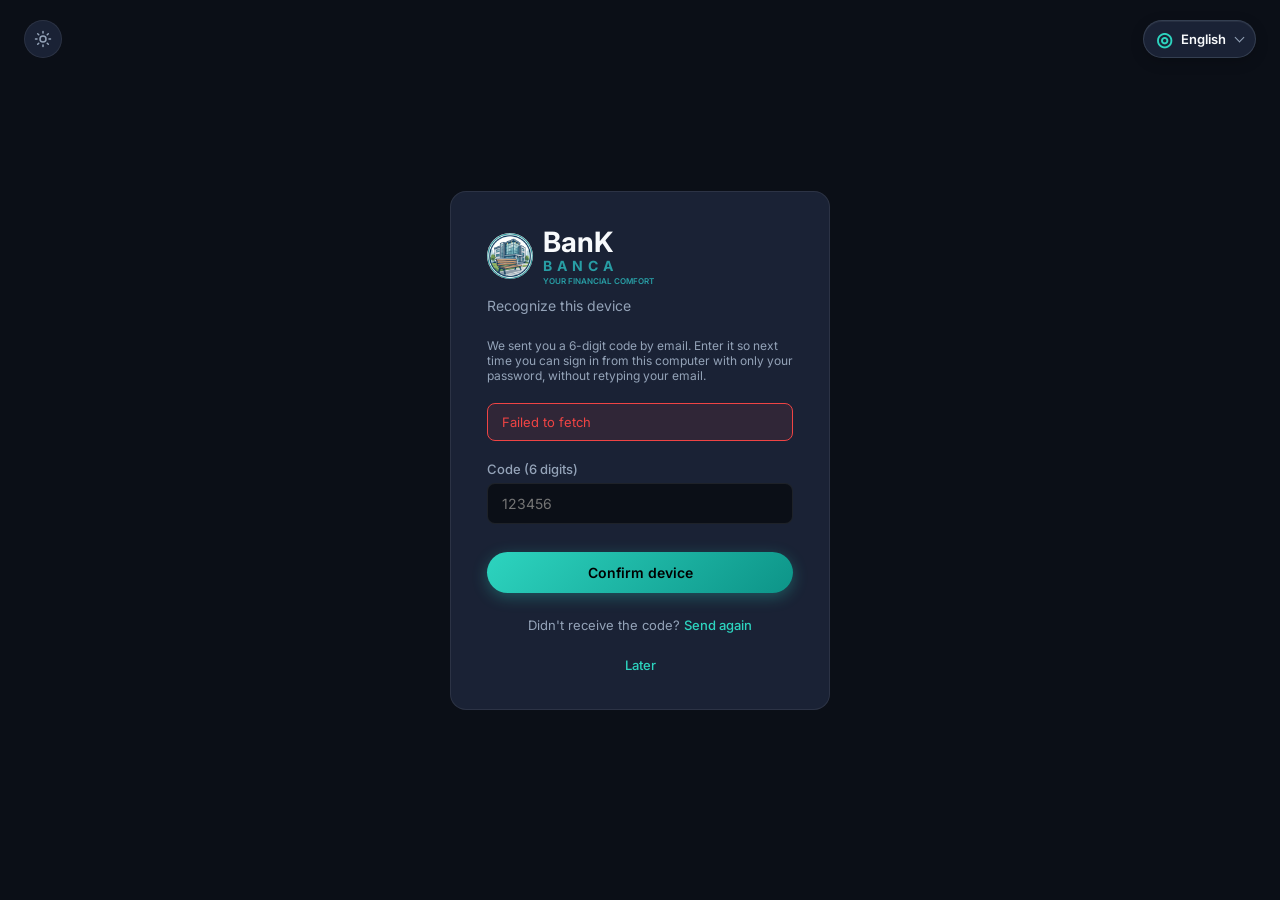
<file: frontend/enroll-device.html>
<!DOCTYPE html>
<html lang="en" data-i18n-title="enrollment.title">
<head>
    <script>try { if (localStorage.getItem('bank_preferred_language') && localStorage.getItem('bank_preferred_language') !== 'ro') document.documentElement.classList.add('i18n-pending'); } catch (_) {}</script>
    <script>try { if (localStorage.getItem('bank_theme') === 'light') document.documentElement.setAttribute('data-theme', 'light'); } catch (_) {}</script>
    <meta charset="UTF-8">
    <meta name="viewport" content="width=device-width, initial-scale=1.0">
    <title data-i18n="enrollment.title">Verifică dispozitivul - BanK</title>
    <link href="https://fonts.googleapis.com/css2?family=Inter:wght@400;500;600;700&display=swap" rel="stylesheet">
    <link rel="stylesheet" href="style.css">
</head>
<body class="auth-body">
    <div class="auth-page">
        <div class="auth-card">
            <div class="logo">
                <img class="logo-mark" src="static/bank-mark.jpg" alt="">
                <span class="logo-text">
                    <span class="logo-name">BanK</span>
                    <span class="logo-bank">BANCA</span>
                    <span class="logo-tagline" data-i18n="brand.tagline">CONFORTUL TAU FINANCIAR</span>
                </span>
            </div>
            <p class="auth-subtitle" data-i18n="enrollment.heading">Recunoaște acest dispozitiv</p>
            <p class="field-hint" style="margin-bottom: 20px;">
                <span data-i18n="enrollment.description">Ți-am trimis un cod de 6 cifre pe email. Introdu-l ca data viitoare să poți intra de pe acest calculator doar cu parola, fără să retastezi emailul.</span>
            </p>

            <div class="auth-error" id="enroll-error" hidden></div>

            <form id="enroll-form">
                <label class="field-label" for="enroll-code" data-i18n="recovery.code_label">Cod (6 cifre)</label>
                <input class="field-input" type="text" id="enroll-code" required inputmode="numeric" pattern="\d{6}" maxlength="6" placeholder="123456" autocomplete="one-time-code">

                <button class="btn btn-primary auth-submit" type="submit" data-i18n="enrollment.confirm">Confirmă dispozitivul</button>
            </form>

            <p class="auth-switch">
                <span data-i18n="recovery.resend_prompt">Nu a venit codul?</span> <a href="#" id="resend-code-link" data-i18n="recovery.resend">Trimite din nou</a>
            </p>
            <p class="auth-switch"><a href="index.html" data-i18n="enrollment.later">Mai târziu</a></p>
        </div>
    </div>

    <script src="api.js"></script>
    <script src="language.js"></script>
    <script src="theme.js"></script>
    <script>
        const errorEl = document.getElementById('enroll-error');

        async function requestCode() {
            try {
                await apiFetch('/trusted-devices/enroll/request', { method: 'POST' });
            } catch (err) {
                errorEl.textContent = err.message;
                errorEl.hidden = false;
            }
        }

        // Fires automatically on load - the user already has a session
        // (they just registered), so there's nothing to type before the
        // first code is sent.
        requestCode();

        document.getElementById('resend-code-link').addEventListener('click', (event) => {
            event.preventDefault();
            errorEl.hidden = true;
            requestCode();
        });

        document.getElementById('enroll-form').addEventListener('submit', async (event) => {
            event.preventDefault();
            errorEl.hidden = true;
            try {
                await apiFetch('/trusted-devices/enroll/verify', {
                    method: 'POST',
                    body: JSON.stringify({ code: document.getElementById('enroll-code').value }),
                });
                window.location.href = 'index.html';
            } catch (err) {
                errorEl.textContent = err.message;
                errorEl.hidden = false;
            }
        });
    </script>
</body>
</html>
</file>
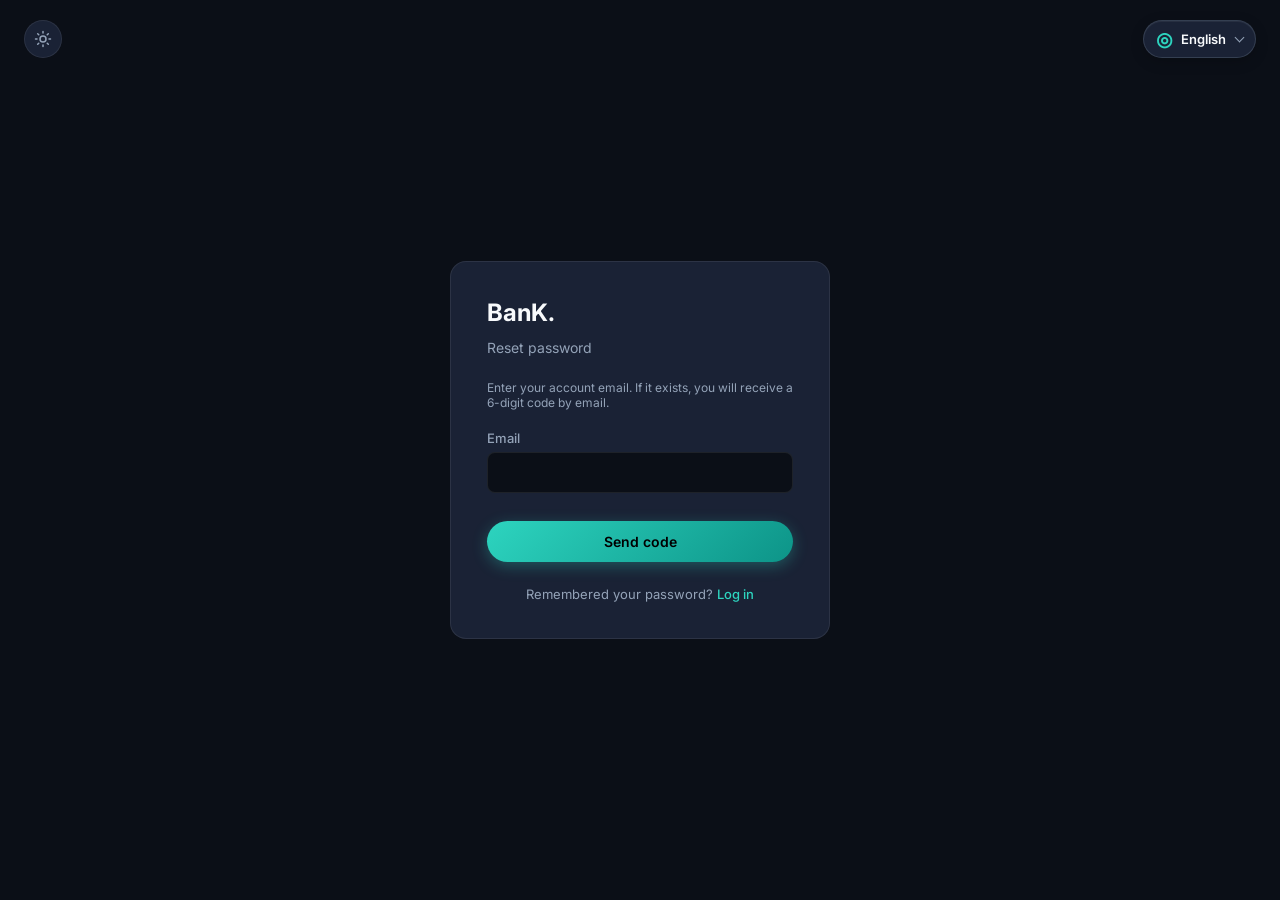
<file: frontend/forgot-password.html>
<!DOCTYPE html>
<html lang="en" data-i18n-title="recovery.title">
<head>
    <script>try { if (localStorage.getItem('bank_preferred_language') && localStorage.getItem('bank_preferred_language') !== 'ro') document.documentElement.classList.add('i18n-pending'); } catch (_) {}</script>
    <script>try { if (localStorage.getItem('bank_theme') === 'light') document.documentElement.setAttribute('data-theme', 'light'); } catch (_) {}</script>
    <meta charset="UTF-8">
    <meta name="viewport" content="width=device-width, initial-scale=1.0">
    <title data-i18n="recovery.title">Resetare parolă - BanK</title>
    <link href="https://fonts.googleapis.com/css2?family=Inter:wght@400;500;600;700&display=swap" rel="stylesheet">
    <link rel="stylesheet" href="style.css">
</head>
<body class="auth-body">
    <div class="auth-page">
        <div class="auth-card">
            <div class="logo"><h2>BanK.</h2></div>
            <p class="auth-subtitle" data-i18n="recovery.heading">Resetare parolă</p>

            <!-- Step 1: request a code -->
            <div id="request-step">
                <p class="field-hint" style="margin-bottom: 20px;">
                    <span data-i18n="recovery.request_hint">Introdu adresa de email a contului. Dacă există, primești un cod de 6 cifre pe email.</span>
                </p>

                <div class="auth-error" id="request-error" hidden></div>

                <form id="request-form">
                    <label class="field-label" for="request-email" data-i18n="common.Email">Email</label>
                    <input class="field-input" type="email" id="request-email" required autocomplete="email">

                    <button class="btn btn-primary auth-submit" type="submit" data-i18n="common.Trimite codul">Trimite codul</button>
                </form>
            </div>

            <!-- Step 2: verify the code alone, before showing any password field -->
            <div id="verify-step" hidden>
                <div class="auth-success" id="request-success">
                    <span data-i18n="recovery.code_sent">Dacă adresa există, un cod a fost trimis pe email.</span>
                </div>

                <div class="auth-error" id="verify-error" hidden></div>

                <form id="verify-form">
                    <label class="field-label" for="verify-code" data-i18n="recovery.code_label">Cod (6 cifre)</label>
                    <input class="field-input" type="text" id="verify-code" required inputmode="numeric" pattern="\d{6}" maxlength="6" placeholder="123456" autocomplete="one-time-code">

                    <button class="btn btn-primary auth-submit" type="submit" data-i18n="common.Verifică codul">Verifică codul</button>
                </form>

                <p class="auth-switch">
                    <span data-i18n="recovery.resend_prompt">Nu a venit codul?</span> <a href="#" id="resend-code-link" data-i18n="recovery.resend">Trimite din nou</a>
                </p>
            </div>

            <!-- Step 3: only reachable after the code above was confirmed valid -->
            <div id="password-step" hidden>
                <div class="auth-success" data-i18n="recovery.code_confirmed">Cod confirmat. Alege o parolă nouă.</div>

                <div class="auth-error" id="password-error" hidden></div>

                <form id="password-form">
                    <label class="field-label" for="new-password" data-i18n="common.Parolă nouă">Parolă nouă</label>
                    <div class="password-field-wrapper">
                        <input class="field-input" type="password" id="new-password" minlength="8" required autocomplete="new-password">
                        <button type="button" class="password-toggle-btn" data-target="new-password" tabindex="-1" aria-label="Arată parola" data-i18n-aria-label="profile.show_password"><i data-lucide="eye"></i></button>
                    </div>
                    <p class="field-hint" data-i18n="common.At least 8 characters">Cel puțin 8 caractere</p>

                    <label class="field-label" for="new-password-confirm" data-i18n="recovery.confirm_password">Confirmă parola nouă</label>
                    <div class="password-field-wrapper">
                        <input class="field-input" type="password" id="new-password-confirm" minlength="8" required autocomplete="new-password">
                        <button type="button" class="password-toggle-btn" data-target="new-password-confirm" tabindex="-1" aria-label="Arată parola" data-i18n-aria-label="profile.show_password"><i data-lucide="eye"></i></button>
                    </div>

                    <button class="btn btn-primary auth-submit" type="submit" data-i18n="recovery.submit">Resetează parola</button>
                </form>
            </div>

            <p class="auth-switch"><span data-i18n="recovery.remembered">Ți-ai amintit parola?</span> <a href="login.html" data-i18n="common.Log in">Log in</a></p>
        </div>
    </div>

    <script src="api.js"></script>
    <script src="language.js"></script>
    <script src="theme.js"></script>
    <script>
        const requestStep = document.getElementById('request-step');
        const verifyStep = document.getElementById('verify-step');
        const passwordStep = document.getElementById('password-step');

        const requestForm = document.getElementById('request-form');
        const requestError = document.getElementById('request-error');
        const verifyForm = document.getElementById('verify-form');
        const verifyError = document.getElementById('verify-error');
        const passwordForm = document.getElementById('password-form');
        const passwordError = document.getElementById('password-error');

        let submittedEmail = '';
        let verifiedCode = '';

        // Comodul (register.html) links here with ?email=... when a
        // registration attempt hits an existing account, so the user
        // doesn't have to retype what they just typed in the chat.
        const prefillEmail = new URLSearchParams(window.location.search).get('email');
        if (prefillEmail) {
            document.getElementById('request-email').value = prefillEmail;
        }

        function showStep(step) {
            requestStep.hidden = step !== 'request';
            verifyStep.hidden = step !== 'verify';
            passwordStep.hidden = step !== 'password';
        }

        async function requestCode(email) {
            await apiFetch('/auth/forgot-password', {
                method: 'POST',
                body: JSON.stringify({ email }),
            });
            submittedEmail = email;
            showStep('verify');
        }

        requestForm.addEventListener('submit', async (event) => {
            event.preventDefault();
            requestError.hidden = true;
            try {
                await requestCode(document.getElementById('request-email').value);
            } catch (err) {
                requestError.textContent = err.message;
                requestError.hidden = false;
            }
        });

        document.getElementById('resend-code-link').addEventListener('click', async (event) => {
            event.preventDefault();
            verifyError.hidden = true;
            try {
                await requestCode(submittedEmail);
            } catch (err) {
                verifyError.textContent = err.message;
                verifyError.hidden = false;
            }
        });

        // Step 2: verify the code alone - the backend checks it but does not
        // consume it, so the password form only appears once this succeeds.
        verifyForm.addEventListener('submit', async (event) => {
            event.preventDefault();
            verifyError.hidden = true;
            const code = document.getElementById('verify-code').value;
            try {
                await apiFetch('/auth/verify-reset-code', {
                    method: 'POST',
                    body: JSON.stringify({ email: submittedEmail, code }),
                });
                verifiedCode = code;
                showStep('password');
            } catch (err) {
                verifyError.textContent = err.message;
                verifyError.hidden = false;
            }
        });

        // Step 3: actually consume the code and set the new password.
        passwordForm.addEventListener('submit', async (event) => {
            event.preventDefault();
            passwordError.hidden = true;

            const newPassword = document.getElementById('new-password').value;
            const confirmPassword = document.getElementById('new-password-confirm').value;
            if (newPassword !== confirmPassword) {
                passwordError.textContent = t('recovery.password_mismatch', 'Parolele nu coincid.');
                passwordError.hidden = false;
                return;
            }

            try {
                await apiFetch('/auth/reset-password', {
                    method: 'POST',
                    body: JSON.stringify({
                        email: submittedEmail,
                        code: verifiedCode,
                        new_password: newPassword,
                    }),
                });
                window.location.href = 'login.html';
            } catch (err) {
                passwordError.textContent = err.message;
                passwordError.hidden = false;
            }
        });
    </script>
</body>
</html>
</file>
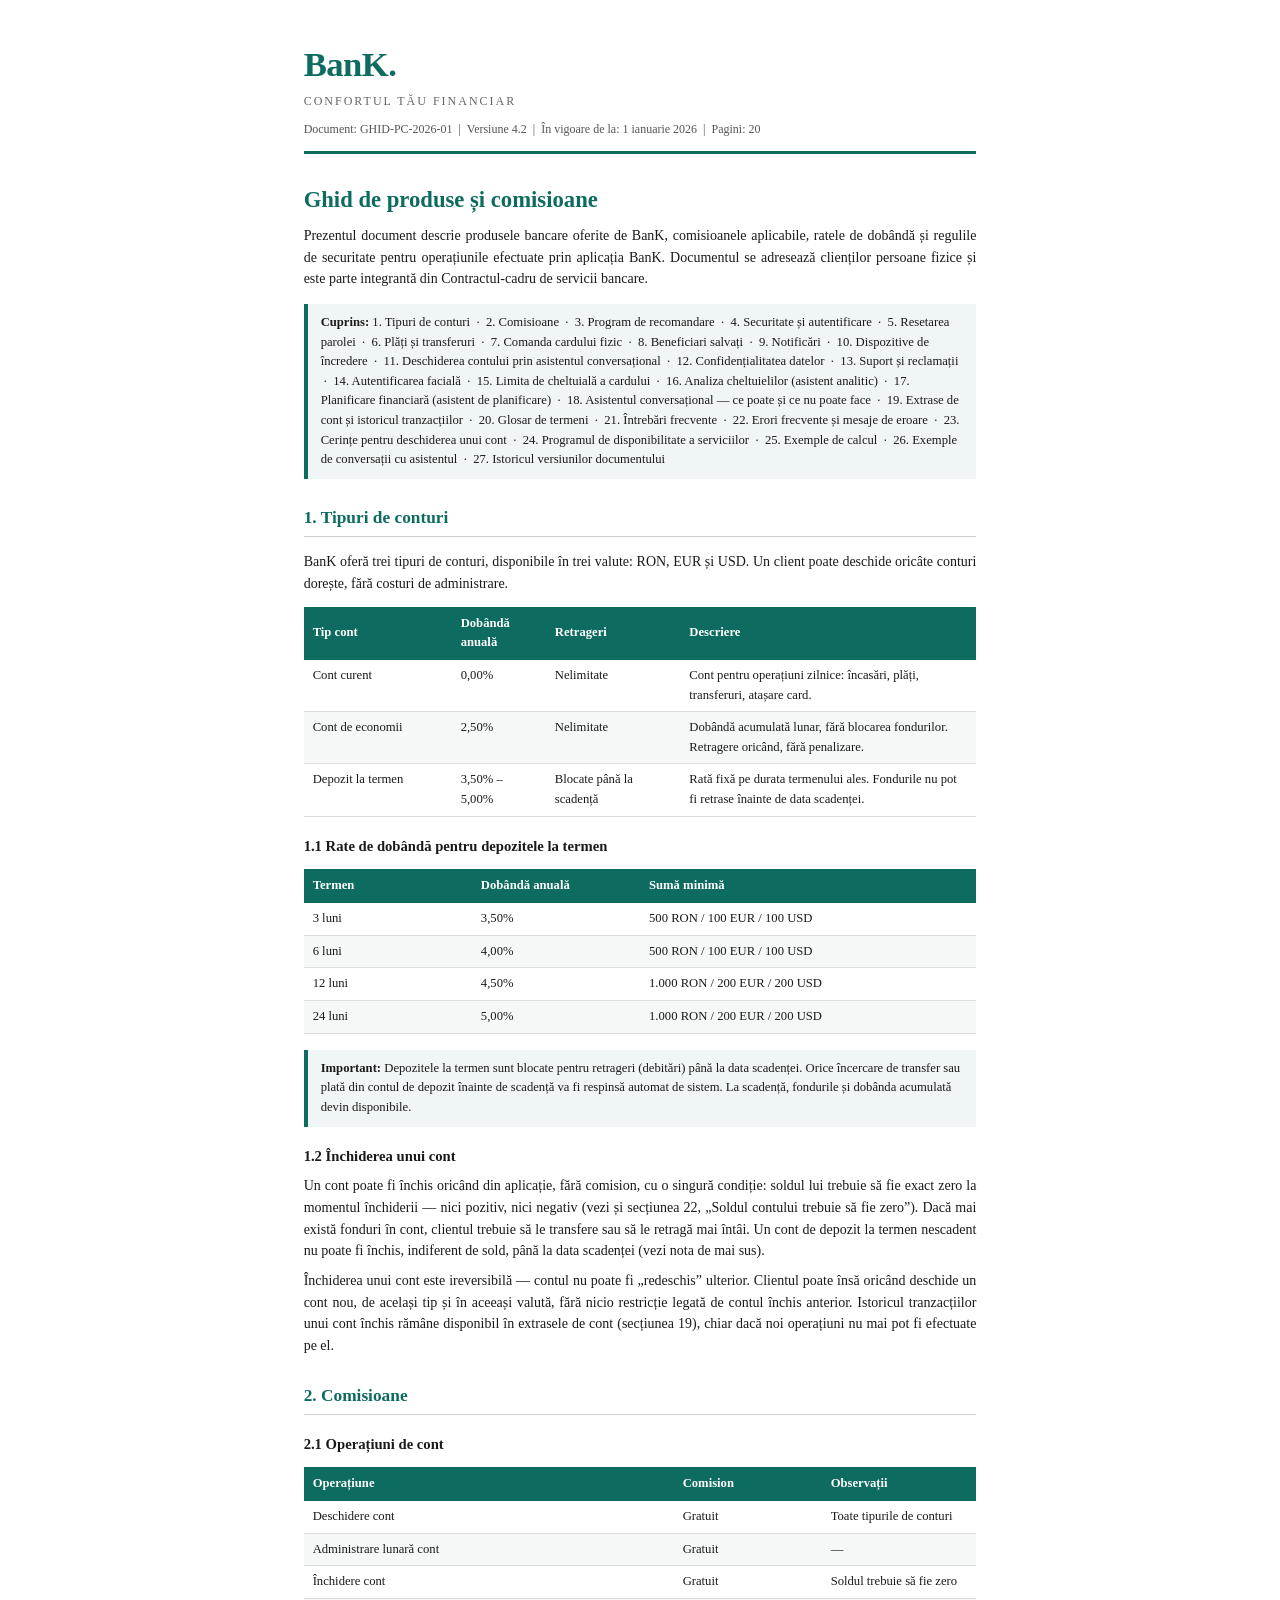
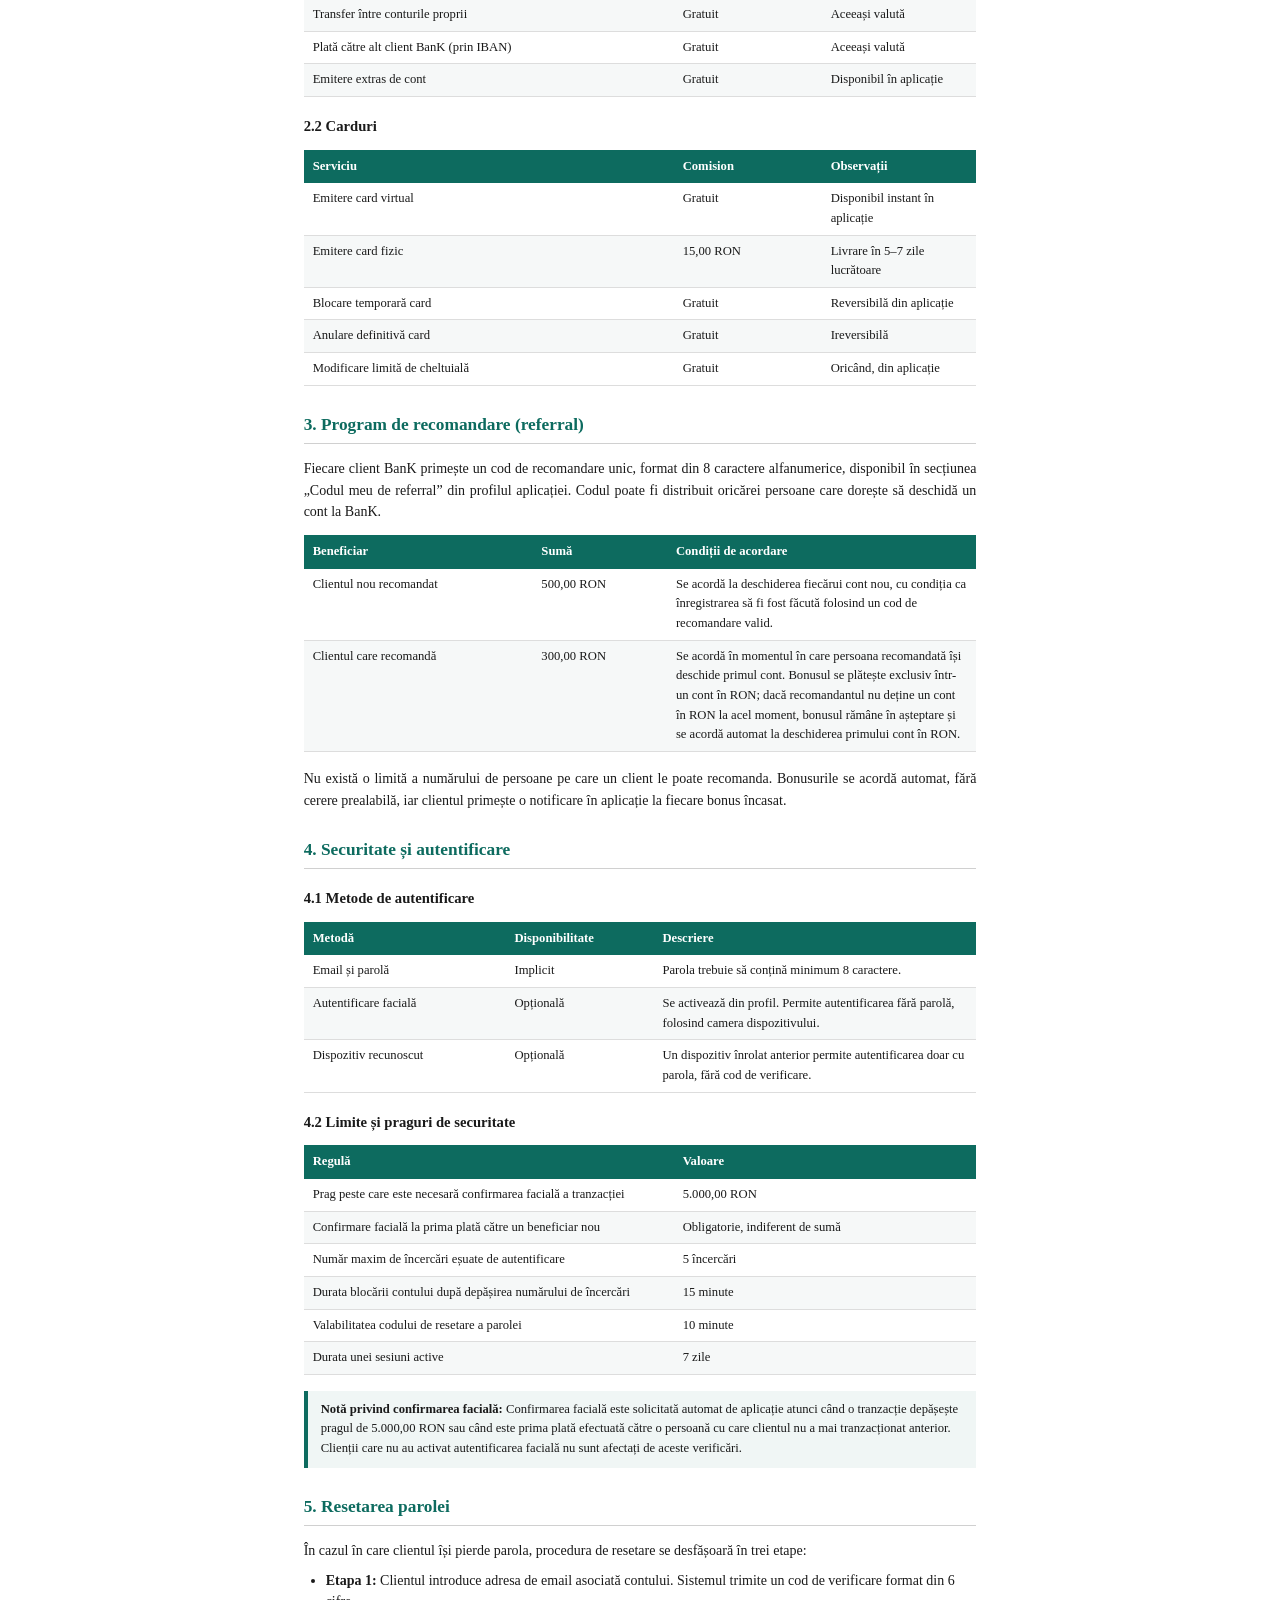
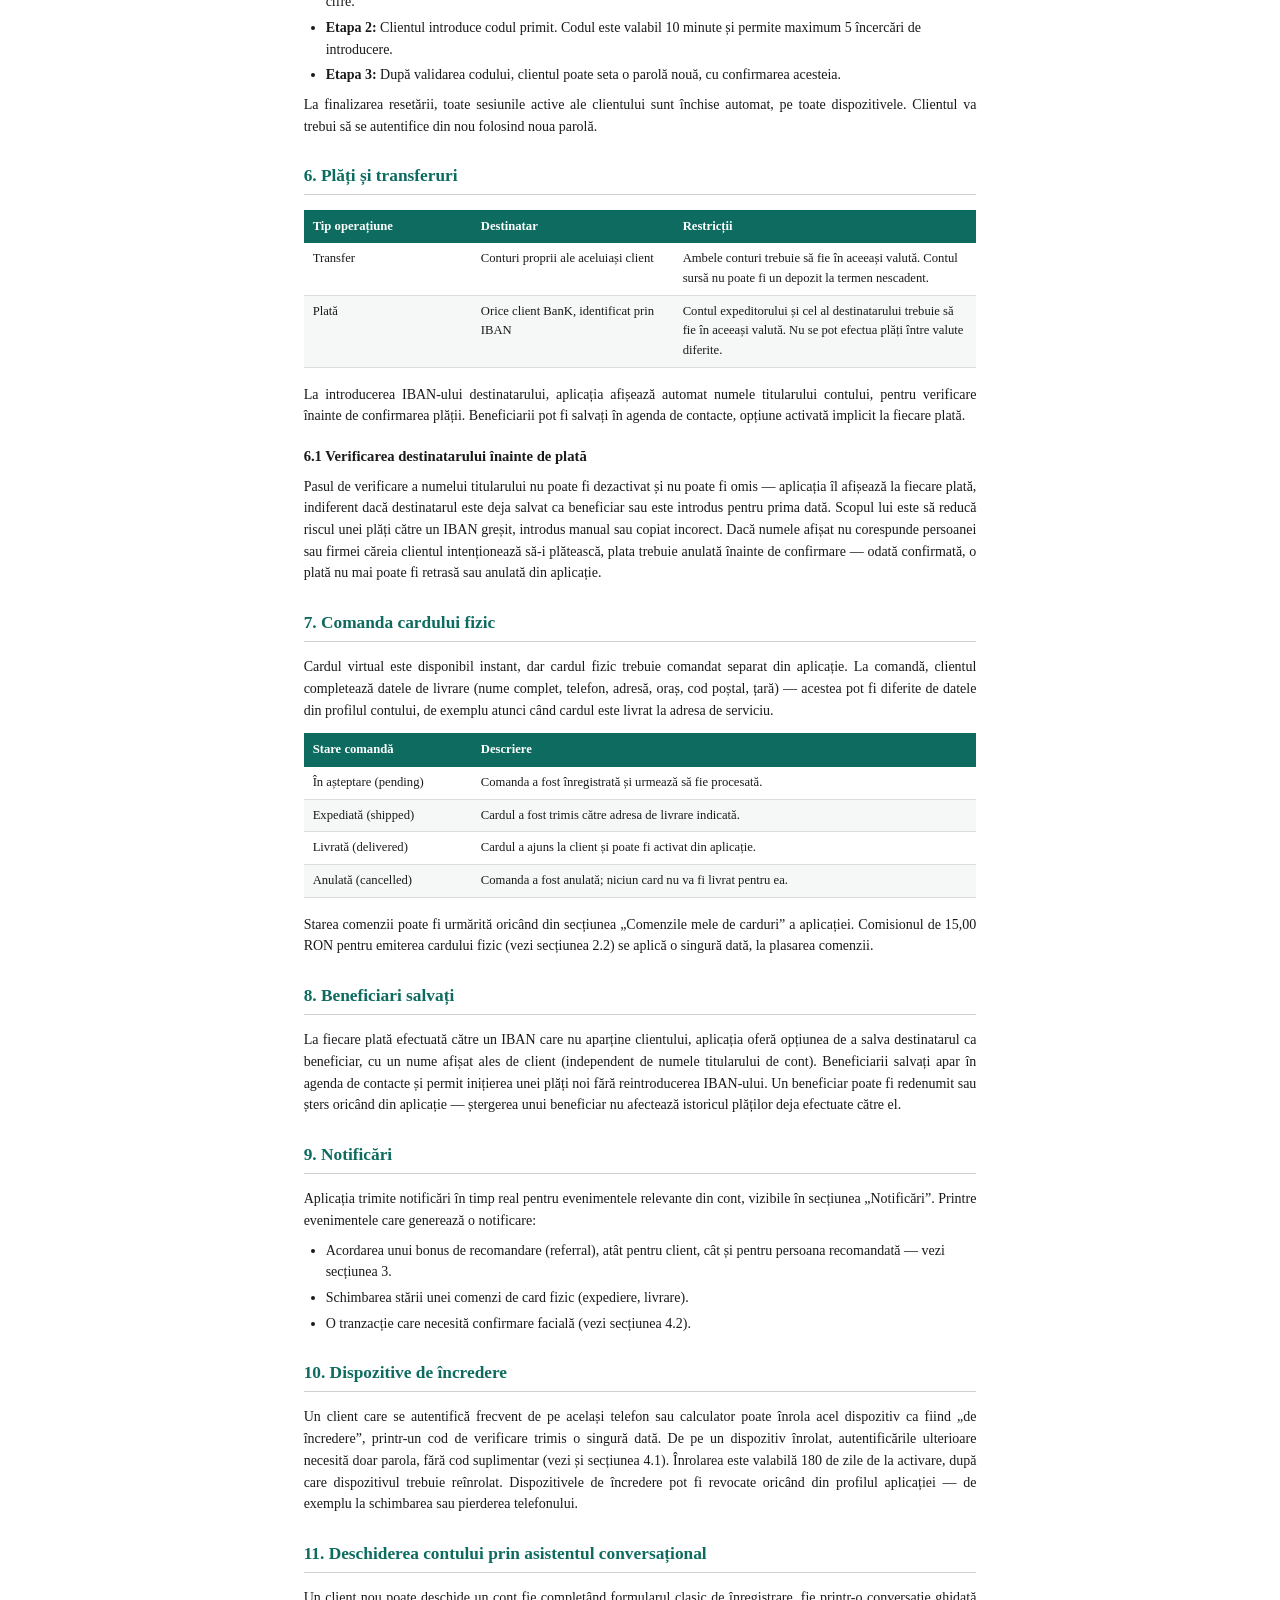
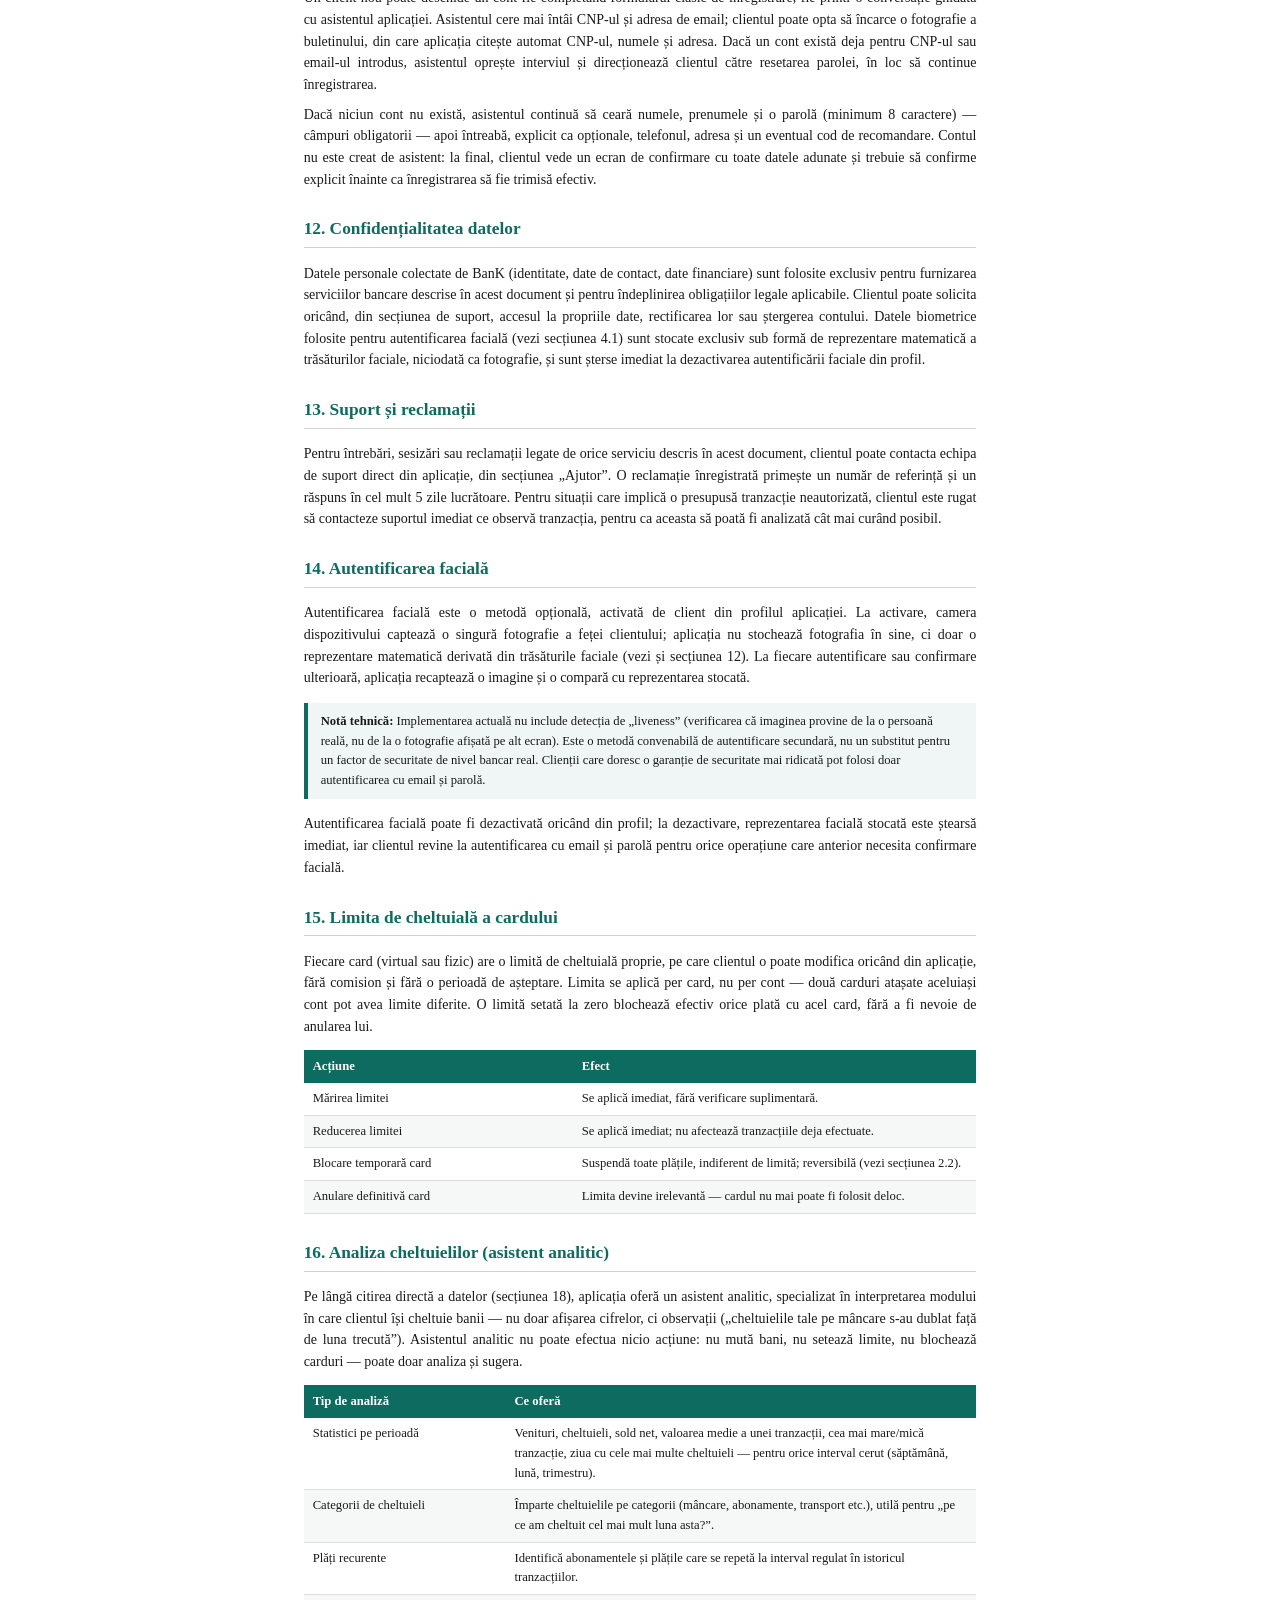
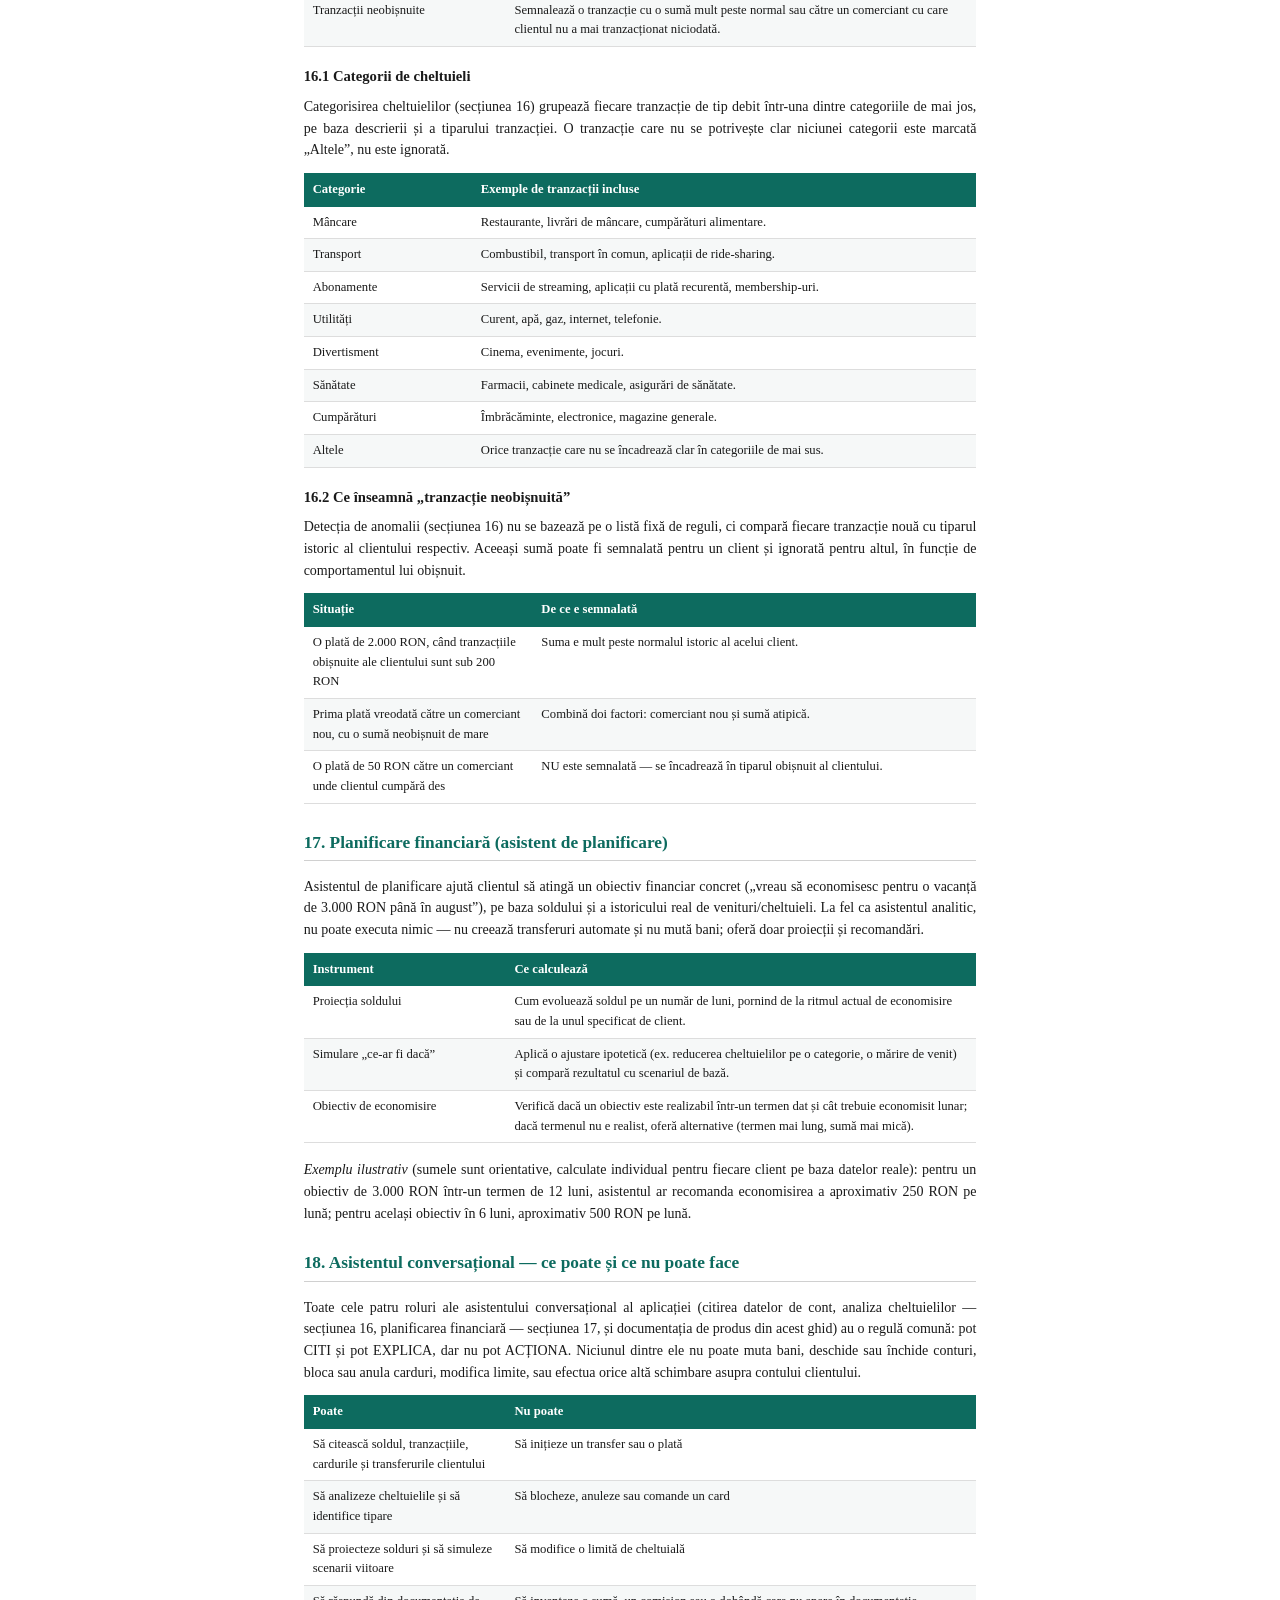
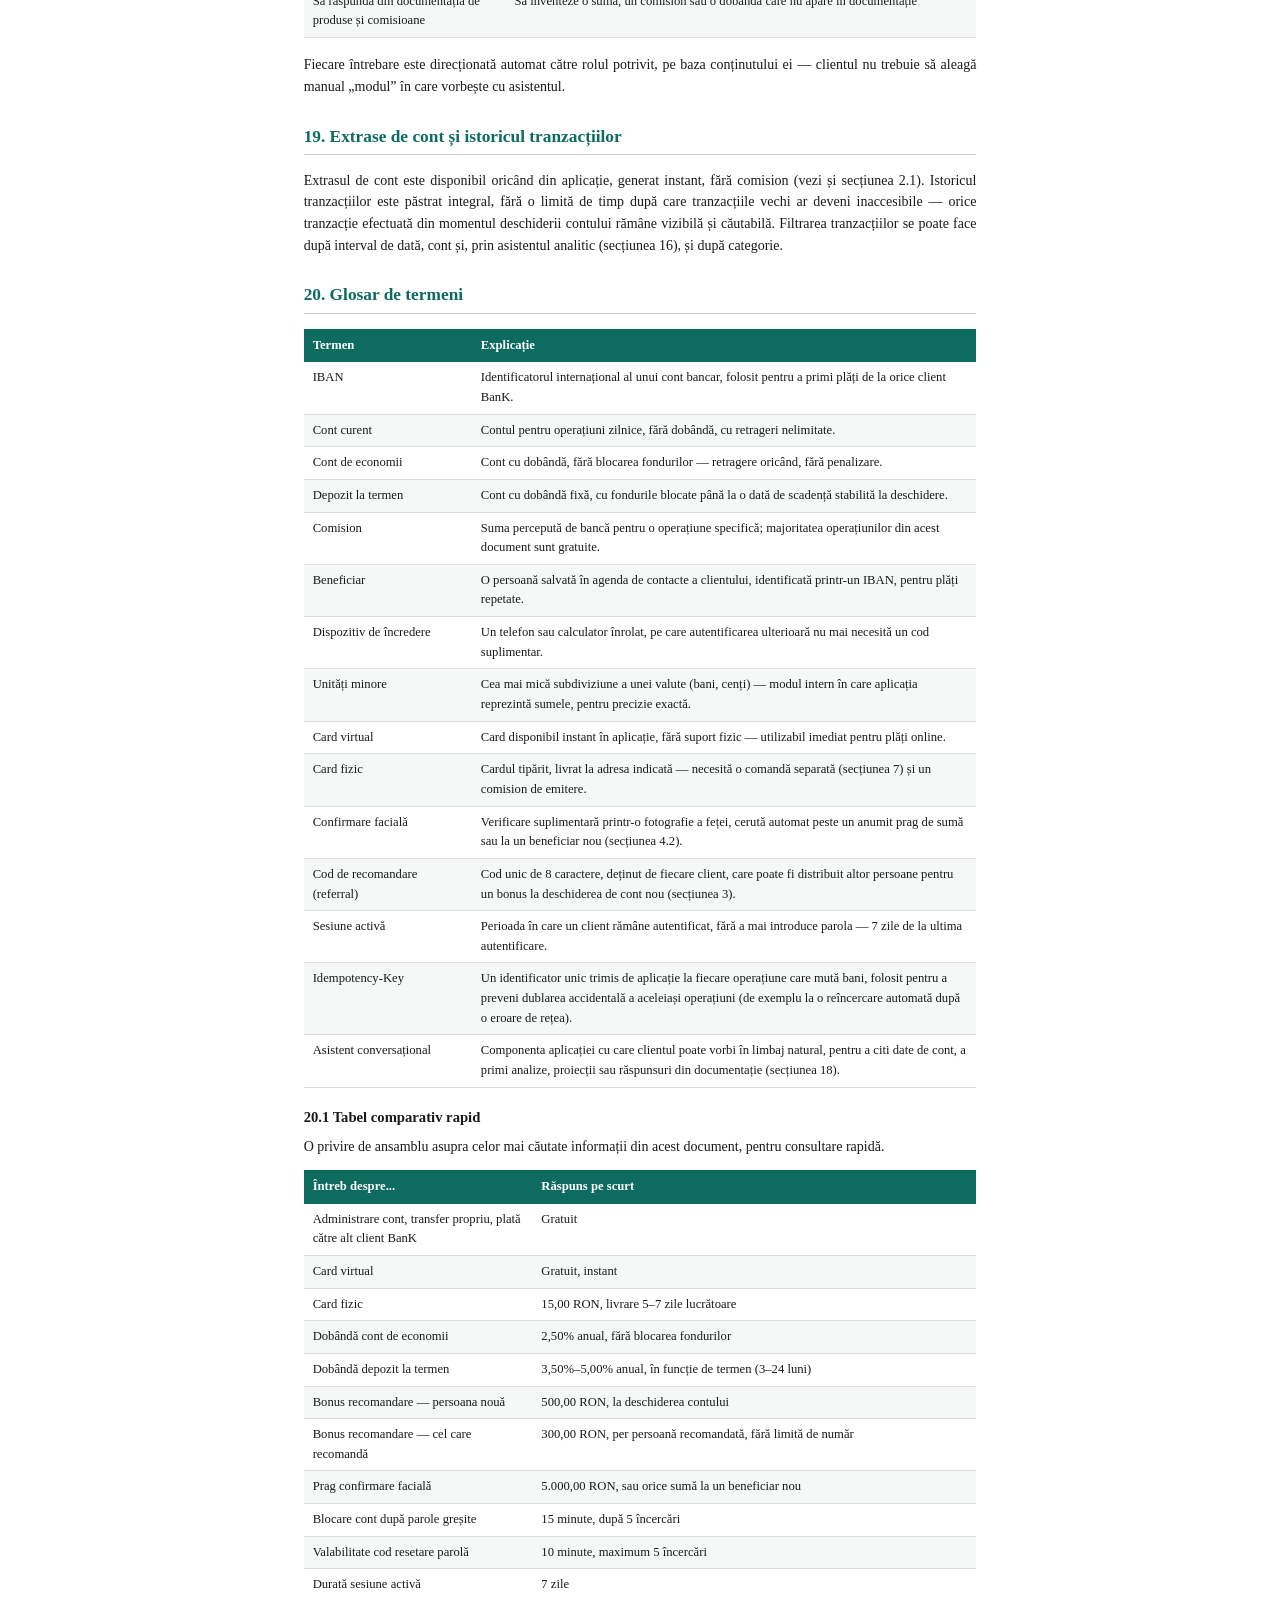
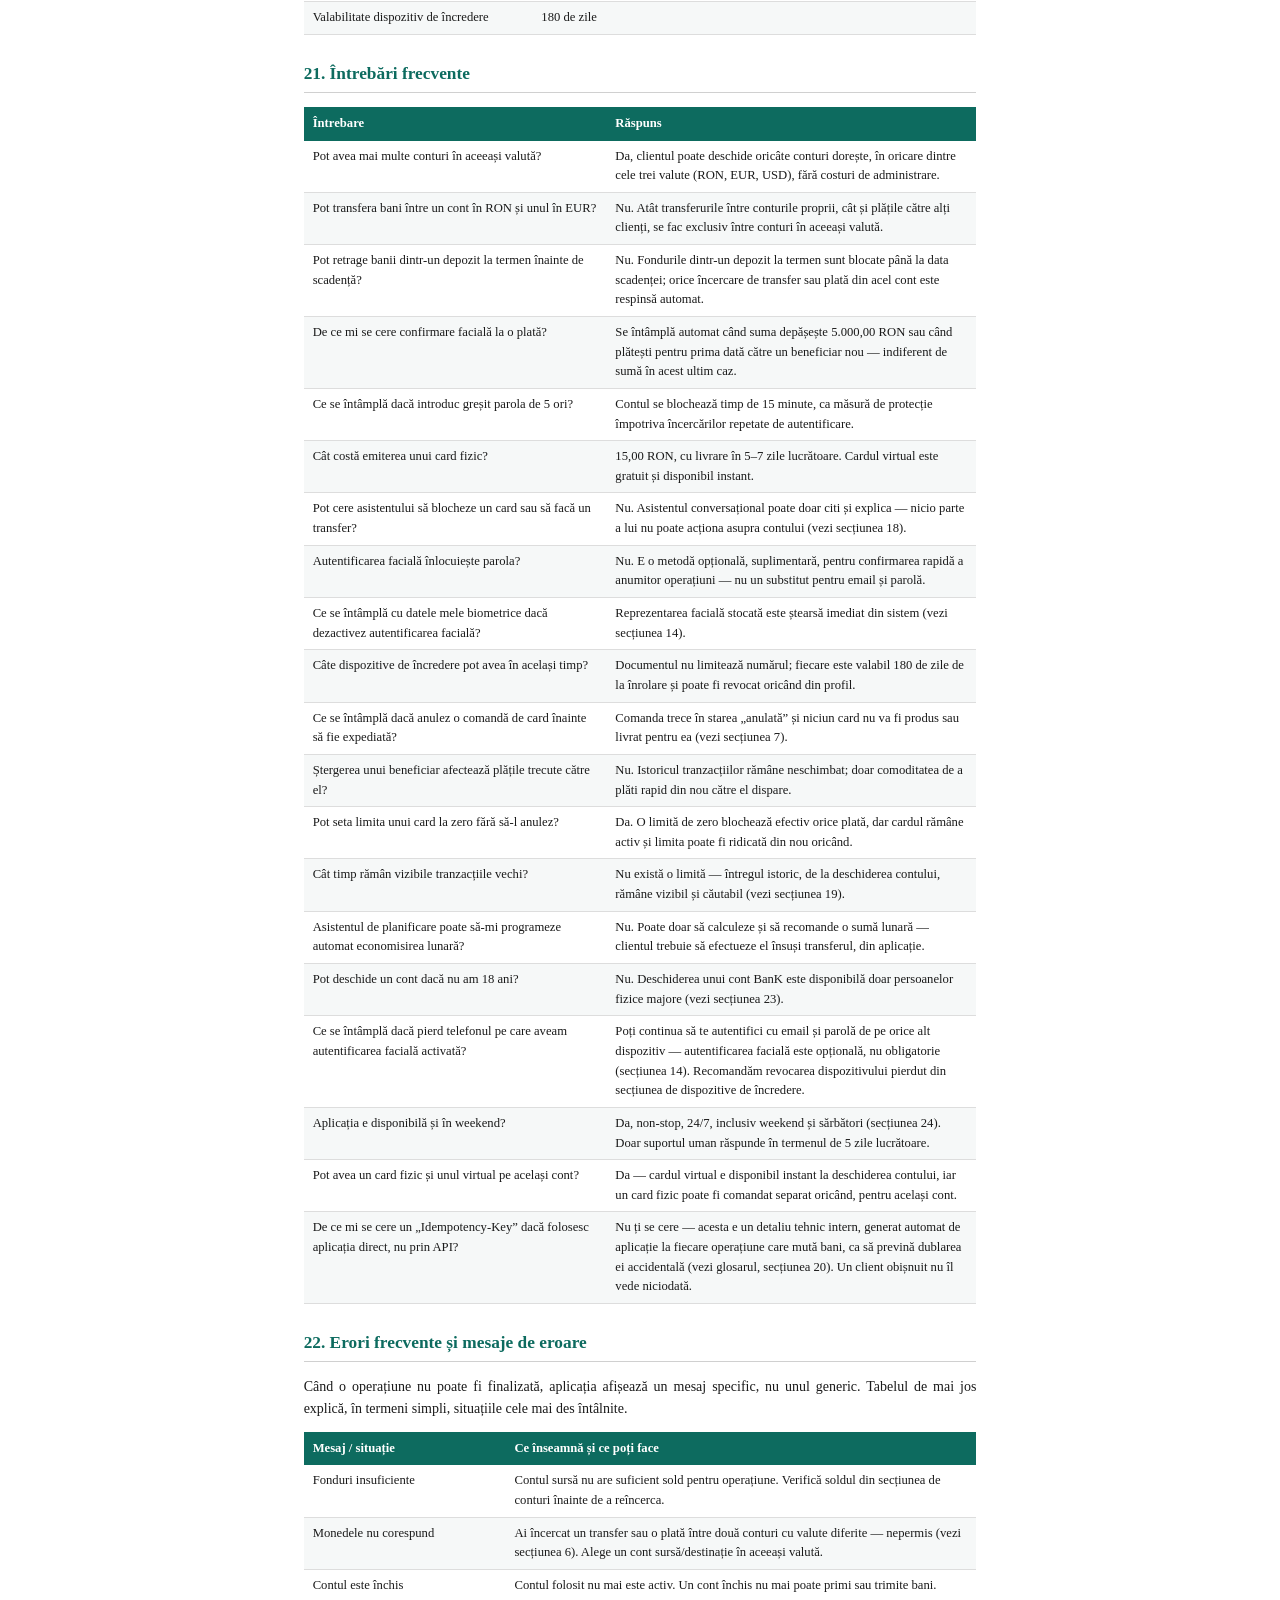
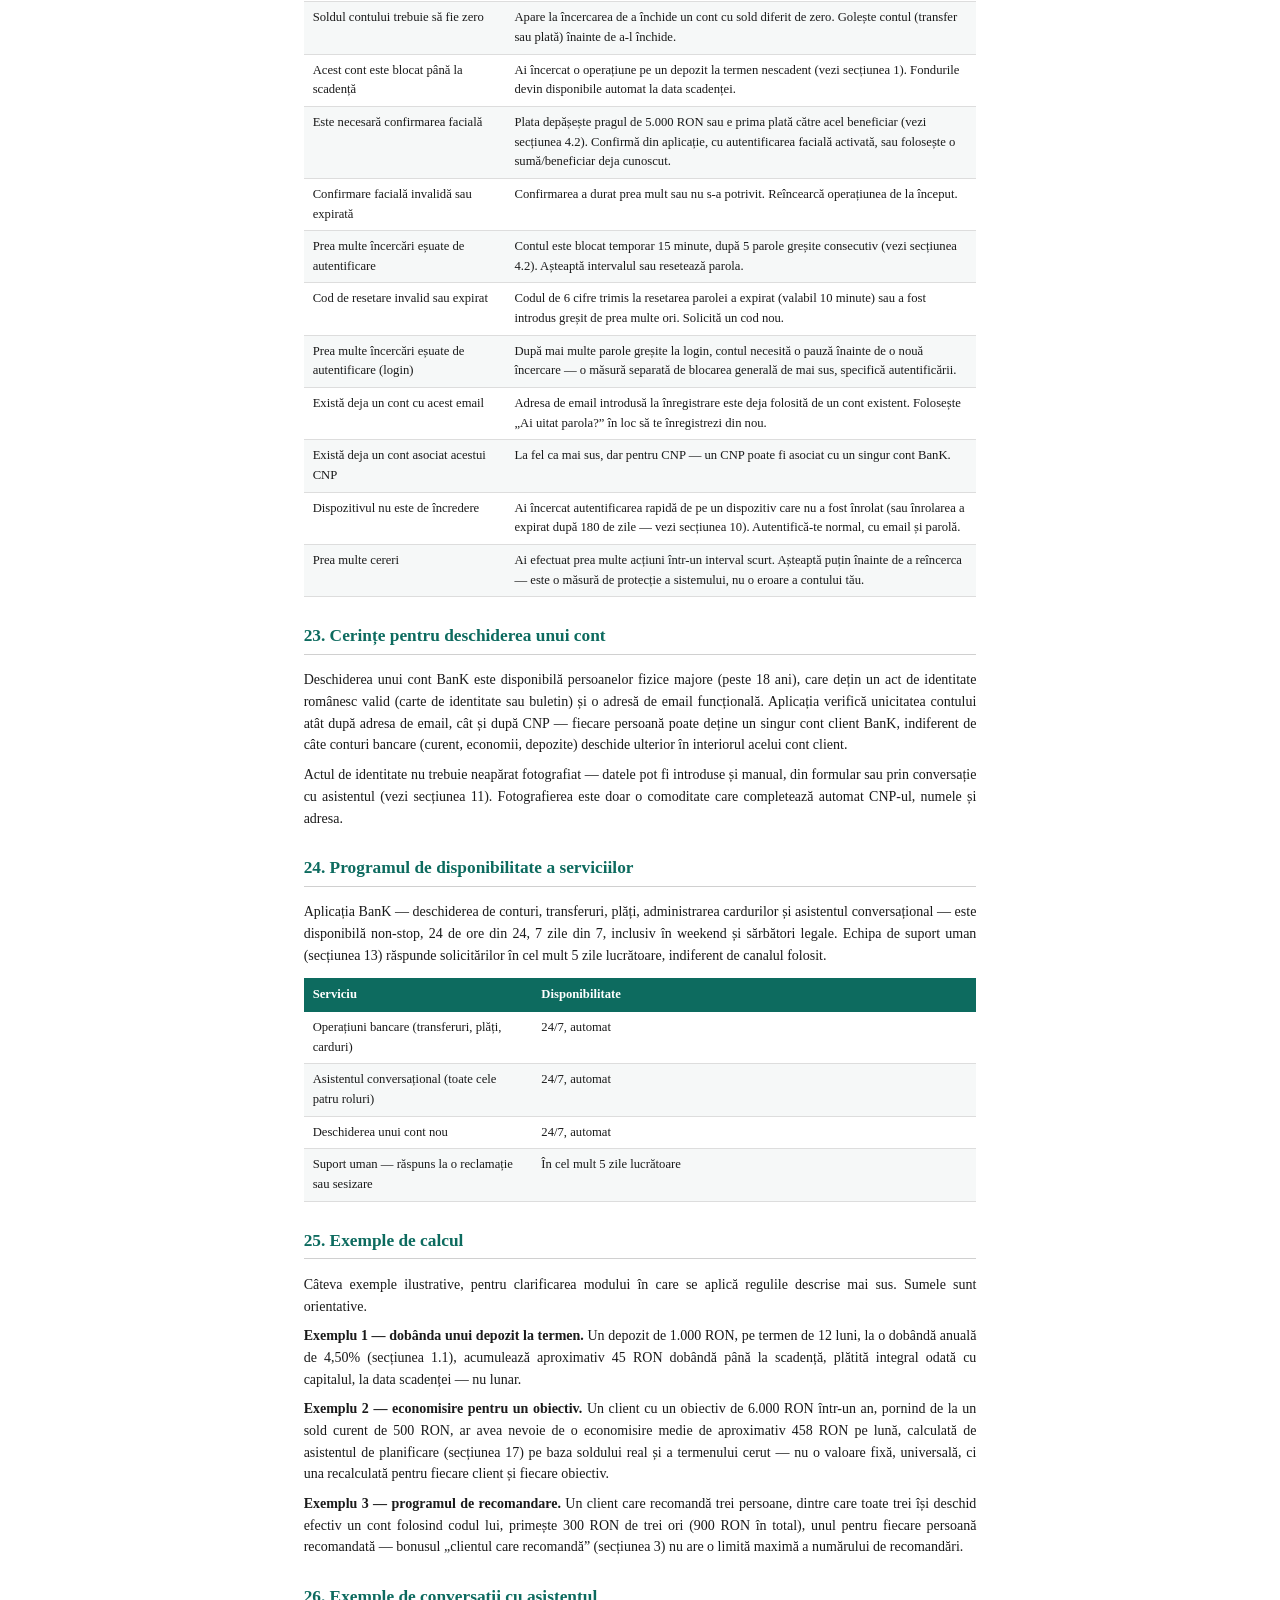
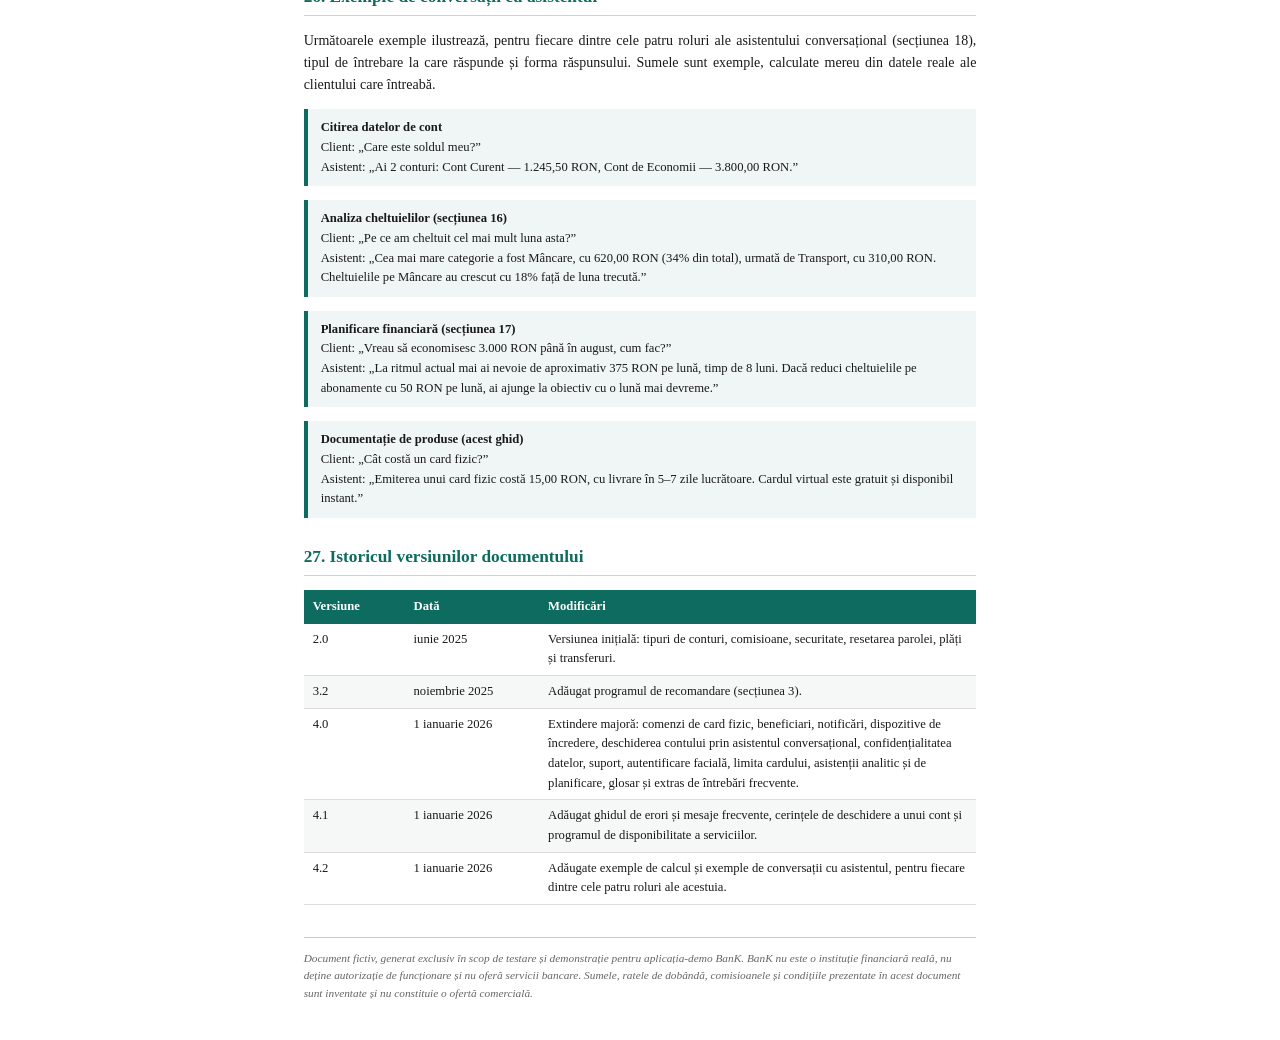
<file: backend/knowledge_base/ghid-produse-si-comisioane.html>
<!DOCTYPE html>
<html lang="ro">
<head>
<meta charset="UTF-8">
<title>BanK - Ghid de produse și comisioane</title>
<style>
    /* Print-first: this file exists to be exported as a PDF (Ctrl+P >
       "Save as PDF") and fed to Azure Document Intelligence as RAG source
       material. Tables are deliberate - prebuilt-layout extracts them as
       structured rows/columns, which chunk far better than prose. */
    @page {
        size: A4;
        margin: 18mm 16mm;
    }

    body {
        font-family: Georgia, "Times New Roman", serif;
        font-size: 10.5pt;
        line-height: 1.55;
        color: #1a1a1a;
        max-width: 178mm;
        margin: 0 auto;
        padding: 10mm;
    }

    header.doc-header {
        border-bottom: 3px solid #0d6b5f;
        padding-bottom: 12px;
        margin-bottom: 28px;
    }

    .brand {
        font-size: 26pt;
        font-weight: bold;
        color: #0d6b5f;
        letter-spacing: -0.5px;
    }

    .brand-sub {
        font-size: 9pt;
        letter-spacing: 2px;
        color: #666;
        text-transform: uppercase;
    }

    .doc-meta {
        margin-top: 10px;
        font-size: 9pt;
        color: #555;
    }

    h1 {
        font-size: 17pt;
        color: #0d6b5f;
        margin: 0 0 4px 0;
    }

    h2 {
        font-size: 13pt;
        color: #0d6b5f;
        border-bottom: 1px solid #d0d0d0;
        padding-bottom: 4px;
        margin-top: 26px;
        page-break-after: avoid;
    }

    h3 {
        font-size: 11pt;
        margin-top: 18px;
        margin-bottom: 6px;
        page-break-after: avoid;
    }

    p { margin: 8px 0; text-align: justify; }

    table {
        width: 100%;
        border-collapse: collapse;
        margin: 12px 0 16px 0;
        font-size: 9.5pt;
        page-break-inside: avoid;
    }

    th {
        background-color: #0d6b5f;
        color: #fff;
        text-align: left;
        padding: 7px 9px;
        font-weight: bold;
    }

    td {
        padding: 6px 9px;
        border-bottom: 1px solid #ddd;
        vertical-align: top;
    }

    tr:nth-child(even) td { background-color: #f6f8f8; }

    .note {
        background-color: #f0f6f5;
        border-left: 4px solid #0d6b5f;
        padding: 9px 13px;
        margin: 14px 0;
        font-size: 9.5pt;
        page-break-inside: avoid;
    }

    .disclaimer {
        margin-top: 32px;
        padding-top: 12px;
        border-top: 1px solid #ccc;
        font-size: 8.5pt;
        color: #666;
        font-style: italic;
    }

    ul { margin: 8px 0; padding-left: 22px; }
    li { margin: 4px 0; }

    .page-break { page-break-before: always; }
</style>
</head>
<body>

<header class="doc-header">
    <div class="brand">BanK.</div>
    <div class="brand-sub">Confortul tău financiar</div>
    <div class="doc-meta">
        Document: GHID-PC-2026-01 &nbsp;|&nbsp; Versiune 4.2 &nbsp;|&nbsp;
        În vigoare de la: 1 ianuarie 2026 &nbsp;|&nbsp; Pagini: 20
    </div>
</header>

<h1>Ghid de produse și comisioane</h1>
<p>
    Prezentul document descrie produsele bancare oferite de BanK, comisioanele
    aplicabile, ratele de dobândă și regulile de securitate pentru operațiunile
    efectuate prin aplicația BanK. Documentul se adresează clienților persoane
    fizice și este parte integrantă din Contractul-cadru de servicii bancare.
</p>

<div class="note">
    <strong>Cuprins:</strong> 1. Tipuri de conturi &nbsp;·&nbsp; 2. Comisioane
    &nbsp;·&nbsp; 3. Program de recomandare &nbsp;·&nbsp; 4. Securitate și
    autentificare &nbsp;·&nbsp; 5. Resetarea parolei &nbsp;·&nbsp; 6. Plăți și
    transferuri &nbsp;·&nbsp; 7. Comanda cardului fizic &nbsp;·&nbsp;
    8. Beneficiari salvați &nbsp;·&nbsp; 9. Notificări &nbsp;·&nbsp;
    10. Dispozitive de încredere &nbsp;·&nbsp; 11. Deschiderea contului prin
    asistentul conversațional &nbsp;·&nbsp; 12. Confidențialitatea datelor
    &nbsp;·&nbsp; 13. Suport și reclamații &nbsp;·&nbsp; 14. Autentificarea
    facială &nbsp;·&nbsp; 15. Limita de cheltuială a cardului &nbsp;·&nbsp;
    16. Analiza cheltuielilor (asistent analitic) &nbsp;·&nbsp;
    17. Planificare financiară (asistent de planificare) &nbsp;·&nbsp;
    18. Asistentul conversațional — ce poate și ce nu poate face &nbsp;·&nbsp;
    19. Extrase de cont și istoricul tranzacțiilor &nbsp;·&nbsp;
    20. Glosar de termeni &nbsp;·&nbsp; 21. Întrebări frecvente &nbsp;·&nbsp;
    22. Erori frecvente și mesaje de eroare &nbsp;·&nbsp;
    23. Cerințe pentru deschiderea unui cont &nbsp;·&nbsp;
    24. Programul de disponibilitate a serviciilor &nbsp;·&nbsp;
    25. Exemple de calcul &nbsp;·&nbsp; 26. Exemple de conversații cu
    asistentul &nbsp;·&nbsp; 27. Istoricul versiunilor documentului
</div>

<h2>1. Tipuri de conturi</h2>

<p>
    BanK oferă trei tipuri de conturi, disponibile în trei valute: RON, EUR și
    USD. Un client poate deschide oricâte conturi dorește, fără costuri de
    administrare.
</p>

<table>
    <thead>
        <tr>
            <th style="width: 22%">Tip cont</th>
            <th style="width: 14%">Dobândă anuală</th>
            <th style="width: 20%">Retrageri</th>
            <th>Descriere</th>
        </tr>
    </thead>
    <tbody>
        <tr>
            <td>Cont curent</td>
            <td>0,00%</td>
            <td>Nelimitate</td>
            <td>Cont pentru operațiuni zilnice: încasări, plăți, transferuri, atașare card.</td>
        </tr>
        <tr>
            <td>Cont de economii</td>
            <td>2,50%</td>
            <td>Nelimitate</td>
            <td>Dobândă acumulată lunar, fără blocarea fondurilor. Retragere oricând, fără penalizare.</td>
        </tr>
        <tr>
            <td>Depozit la termen</td>
            <td>3,50% – 5,00%</td>
            <td>Blocate până la scadență</td>
            <td>Rată fixă pe durata termenului ales. Fondurile nu pot fi retrase înainte de data scadenței.</td>
        </tr>
    </tbody>
</table>

<h3>1.1 Rate de dobândă pentru depozitele la termen</h3>

<table>
    <thead>
        <tr>
            <th style="width: 25%">Termen</th>
            <th style="width: 25%">Dobândă anuală</th>
            <th>Sumă minimă</th>
        </tr>
    </thead>
    <tbody>
        <tr><td>3 luni</td><td>3,50%</td><td>500 RON / 100 EUR / 100 USD</td></tr>
        <tr><td>6 luni</td><td>4,00%</td><td>500 RON / 100 EUR / 100 USD</td></tr>
        <tr><td>12 luni</td><td>4,50%</td><td>1.000 RON / 200 EUR / 200 USD</td></tr>
        <tr><td>24 luni</td><td>5,00%</td><td>1.000 RON / 200 EUR / 200 USD</td></tr>
    </tbody>
</table>

<div class="note">
    <strong>Important:</strong> Depozitele la termen sunt blocate pentru
    retrageri (debitări) până la data scadenței. Orice încercare de transfer
    sau plată din contul de depozit înainte de scadență va fi respinsă automat
    de sistem. La scadență, fondurile și dobânda acumulată devin disponibile.
</div>

<h3>1.2 Închiderea unui cont</h3>

<p>
    Un cont poate fi închis oricând din aplicație, fără comision, cu o singură
    condiție: soldul lui trebuie să fie exact zero la momentul închiderii —
    nici pozitiv, nici negativ (vezi și secțiunea 22, „Soldul contului trebuie
    să fie zero”). Dacă mai există fonduri în cont, clientul trebuie să le
    transfere sau să le retragă mai întâi. Un cont de depozit la termen
    nescadent nu poate fi închis, indiferent de sold, până la data scadenței
    (vezi nota de mai sus).
</p>

<p>
    Închiderea unui cont este ireversibilă — contul nu poate fi „redeschis”
    ulterior. Clientul poate însă oricând deschide un cont nou, de același tip
    și în aceeași valută, fără nicio restricție legată de contul închis
    anterior. Istoricul tranzacțiilor unui cont închis rămâne disponibil în
    extrasele de cont (secțiunea 19), chiar dacă noi operațiuni nu mai pot fi
    efectuate pe el.
</p>

<h2>2. Comisioane</h2>

<h3>2.1 Operațiuni de cont</h3>

<table>
    <thead>
        <tr>
            <th style="width: 55%">Operațiune</th>
            <th style="width: 22%">Comision</th>
            <th>Observații</th>
        </tr>
    </thead>
    <tbody>
        <tr><td>Deschidere cont</td><td>Gratuit</td><td>Toate tipurile de conturi</td></tr>
        <tr><td>Administrare lunară cont</td><td>Gratuit</td><td>—</td></tr>
        <tr><td>Închidere cont</td><td>Gratuit</td><td>Soldul trebuie să fie zero</td></tr>
        <tr><td>Transfer între conturile proprii</td><td>Gratuit</td><td>Aceeași valută</td></tr>
        <tr><td>Plată către alt client BanK (prin IBAN)</td><td>Gratuit</td><td>Aceeași valută</td></tr>
        <tr><td>Emitere extras de cont</td><td>Gratuit</td><td>Disponibil în aplicație</td></tr>
    </tbody>
</table>

<h3>2.2 Carduri</h3>

<table>
    <thead>
        <tr>
            <th style="width: 55%">Serviciu</th>
            <th style="width: 22%">Comision</th>
            <th>Observații</th>
        </tr>
    </thead>
    <tbody>
        <tr><td>Emitere card virtual</td><td>Gratuit</td><td>Disponibil instant în aplicație</td></tr>
        <tr><td>Emitere card fizic</td><td>15,00 RON</td><td>Livrare în 5–7 zile lucrătoare</td></tr>
        <tr><td>Blocare temporară card</td><td>Gratuit</td><td>Reversibilă din aplicație</td></tr>
        <tr><td>Anulare definitivă card</td><td>Gratuit</td><td>Ireversibilă</td></tr>
        <tr><td>Modificare limită de cheltuială</td><td>Gratuit</td><td>Oricând, din aplicație</td></tr>
    </tbody>
</table>

<div class="page-break"></div>

<h2>3. Program de recomandare (referral)</h2>

<p>
    Fiecare client BanK primește un cod de recomandare unic, format din 8
    caractere alfanumerice, disponibil în secțiunea „Codul meu de referral”
    din profilul aplicației. Codul poate fi distribuit oricărei persoane care
    dorește să deschidă un cont la BanK.
</p>

<table>
    <thead>
        <tr>
            <th style="width: 34%">Beneficiar</th>
            <th style="width: 20%">Sumă</th>
            <th>Condiții de acordare</th>
        </tr>
    </thead>
    <tbody>
        <tr>
            <td>Clientul nou recomandat</td>
            <td>500,00 RON</td>
            <td>
                Se acordă la deschiderea fiecărui cont nou, cu condiția ca
                înregistrarea să fi fost făcută folosind un cod de recomandare
                valid.
            </td>
        </tr>
        <tr>
            <td>Clientul care recomandă</td>
            <td>300,00 RON</td>
            <td>
                Se acordă în momentul în care persoana recomandată își deschide
                primul cont. Bonusul se plătește exclusiv într-un cont în RON;
                dacă recomandantul nu deține un cont în RON la acel moment,
                bonusul rămâne în așteptare și se acordă automat la deschiderea
                primului cont în RON.
            </td>
        </tr>
    </tbody>
</table>

<p>
    Nu există o limită a numărului de persoane pe care un client le poate
    recomanda. Bonusurile se acordă automat, fără cerere prealabilă, iar
    clientul primește o notificare în aplicație la fiecare bonus încasat.
</p>

<h2>4. Securitate și autentificare</h2>

<h3>4.1 Metode de autentificare</h3>

<table>
    <thead>
        <tr>
            <th style="width: 30%">Metodă</th>
            <th style="width: 22%">Disponibilitate</th>
            <th>Descriere</th>
        </tr>
    </thead>
    <tbody>
        <tr>
            <td>Email și parolă</td>
            <td>Implicit</td>
            <td>Parola trebuie să conțină minimum 8 caractere.</td>
        </tr>
        <tr>
            <td>Autentificare facială</td>
            <td>Opțională</td>
            <td>Se activează din profil. Permite autentificarea fără parolă, folosind camera dispozitivului.</td>
        </tr>
        <tr>
            <td>Dispozitiv recunoscut</td>
            <td>Opțională</td>
            <td>Un dispozitiv înrolat anterior permite autentificarea doar cu parola, fără cod de verificare.</td>
        </tr>
    </tbody>
</table>

<h3>4.2 Limite și praguri de securitate</h3>

<table>
    <thead>
        <tr>
            <th style="width: 55%">Regulă</th>
            <th>Valoare</th>
        </tr>
    </thead>
    <tbody>
        <tr>
            <td>Prag peste care este necesară confirmarea facială a tranzacției</td>
            <td>5.000,00 RON</td>
        </tr>
        <tr>
            <td>Confirmare facială la prima plată către un beneficiar nou</td>
            <td>Obligatorie, indiferent de sumă</td>
        </tr>
        <tr>
            <td>Număr maxim de încercări eșuate de autentificare</td>
            <td>5 încercări</td>
        </tr>
        <tr>
            <td>Durata blocării contului după depășirea numărului de încercări</td>
            <td>15 minute</td>
        </tr>
        <tr>
            <td>Valabilitatea codului de resetare a parolei</td>
            <td>10 minute</td>
        </tr>
        <tr>
            <td>Durata unei sesiuni active</td>
            <td>7 zile</td>
        </tr>
    </tbody>
</table>

<div class="note">
    <strong>Notă privind confirmarea facială:</strong> Confirmarea facială este
    solicitată automat de aplicație atunci când o tranzacție depășește pragul
    de 5.000,00 RON sau când este prima plată efectuată către o persoană cu
    care clientul nu a mai tranzacționat anterior. Clienții care nu au activat
    autentificarea facială nu sunt afectați de aceste verificări.
</div>

<h2>5. Resetarea parolei</h2>

<p>
    În cazul în care clientul își pierde parola, procedura de resetare se
    desfășoară în trei etape:
</p>

<ul>
    <li><strong>Etapa 1:</strong> Clientul introduce adresa de email asociată contului. Sistemul trimite un cod de verificare format din 6 cifre.</li>
    <li><strong>Etapa 2:</strong> Clientul introduce codul primit. Codul este valabil 10 minute și permite maximum 5 încercări de introducere.</li>
    <li><strong>Etapa 3:</strong> După validarea codului, clientul poate seta o parolă nouă, cu confirmarea acesteia.</li>
</ul>

<p>
    La finalizarea resetării, toate sesiunile active ale clientului sunt
    închise automat, pe toate dispozitivele. Clientul va trebui să se
    autentifice din nou folosind noua parolă.
</p>

<h2>6. Plăți și transferuri</h2>

<table>
    <thead>
        <tr>
            <th style="width: 25%">Tip operațiune</th>
            <th style="width: 30%">Destinatar</th>
            <th>Restricții</th>
        </tr>
    </thead>
    <tbody>
        <tr>
            <td>Transfer</td>
            <td>Conturi proprii ale aceluiași client</td>
            <td>Ambele conturi trebuie să fie în aceeași valută. Contul sursă nu poate fi un depozit la termen nescadent.</td>
        </tr>
        <tr>
            <td>Plată</td>
            <td>Orice client BanK, identificat prin IBAN</td>
            <td>Contul expeditorului și cel al destinatarului trebuie să fie în aceeași valută. Nu se pot efectua plăți între valute diferite.</td>
        </tr>
    </tbody>
</table>

<p>
    La introducerea IBAN-ului destinatarului, aplicația afișează automat numele
    titularului contului, pentru verificare înainte de confirmarea plății.
    Beneficiarii pot fi salvați în agenda de contacte, opțiune activată implicit
    la fiecare plată.
</p>

<h3>6.1 Verificarea destinatarului înainte de plată</h3>

<p>
    Pasul de verificare a numelui titularului nu poate fi dezactivat și nu
    poate fi omis — aplicația îl afișează la fiecare plată, indiferent dacă
    destinatarul este deja salvat ca beneficiar sau este introdus pentru prima
    dată. Scopul lui este să reducă riscul unei plăți către un IBAN greșit,
    introdus manual sau copiat incorect. Dacă numele afișat nu corespunde
    persoanei sau firmei căreia clientul intenționează să-i plătească, plata
    trebuie anulată înainte de confirmare — odată confirmată, o plată nu mai
    poate fi retrasă sau anulată din aplicație.
</p>

<div class="page-break"></div>

<h2>7. Comanda cardului fizic</h2>

<p>
    Cardul virtual este disponibil instant, dar cardul fizic trebuie comandat
    separat din aplicație. La comandă, clientul completează datele de livrare
    (nume complet, telefon, adresă, oraș, cod poștal, țară) — acestea pot fi
    diferite de datele din profilul contului, de exemplu atunci când cardul
    este livrat la adresa de serviciu.
</p>

<table>
    <thead>
        <tr>
            <th style="width: 25%">Stare comandă</th>
            <th>Descriere</th>
        </tr>
    </thead>
    <tbody>
        <tr><td>În așteptare (pending)</td><td>Comanda a fost înregistrată și urmează să fie procesată.</td></tr>
        <tr><td>Expediată (shipped)</td><td>Cardul a fost trimis către adresa de livrare indicată.</td></tr>
        <tr><td>Livrată (delivered)</td><td>Cardul a ajuns la client și poate fi activat din aplicație.</td></tr>
        <tr><td>Anulată (cancelled)</td><td>Comanda a fost anulată; niciun card nu va fi livrat pentru ea.</td></tr>
    </tbody>
</table>

<p>
    Starea comenzii poate fi urmărită oricând din secțiunea „Comenzile mele de
    carduri” a aplicației. Comisionul de 15,00 RON pentru emiterea cardului
    fizic (vezi secțiunea 2.2) se aplică o singură dată, la plasarea comenzii.
</p>

<h2>8. Beneficiari salvați</h2>

<p>
    La fiecare plată efectuată către un IBAN care nu aparține clientului,
    aplicația oferă opțiunea de a salva destinatarul ca beneficiar, cu un
    nume afișat ales de client (independent de numele titularului de cont).
    Beneficiarii salvați apar în agenda de contacte și permit inițierea unei
    plăți noi fără reintroducerea IBAN-ului. Un beneficiar poate fi redenumit
    sau șters oricând din aplicație — ștergerea unui beneficiar nu afectează
    istoricul plăților deja efectuate către el.
</p>

<h2>9. Notificări</h2>

<p>
    Aplicația trimite notificări în timp real pentru evenimentele relevante
    din cont, vizibile în secțiunea „Notificări”. Printre evenimentele care
    generează o notificare:
</p>

<ul>
    <li>Acordarea unui bonus de recomandare (referral), atât pentru client, cât și pentru persoana recomandată — vezi secțiunea 3.</li>
    <li>Schimbarea stării unei comenzi de card fizic (expediere, livrare).</li>
    <li>O tranzacție care necesită confirmare facială (vezi secțiunea 4.2).</li>
</ul>

<h2>10. Dispozitive de încredere</h2>

<p>
    Un client care se autentifică frecvent de pe același telefon sau
    calculator poate înrola acel dispozitiv ca fiind „de încredere”, printr-un
    cod de verificare trimis o singură dată. De pe un dispozitiv înrolat,
    autentificările ulterioare necesită doar parola, fără cod suplimentar
    (vezi și secțiunea 4.1). Înrolarea este valabilă 180 de zile de la
    activare, după care dispozitivul trebuie reînrolat. Dispozitivele de
    încredere pot fi revocate oricând din profilul aplicației — de exemplu la
    schimbarea sau pierderea telefonului.
</p>

<h2>11. Deschiderea contului prin asistentul conversațional</h2>

<p>
    Un client nou poate deschide un cont fie completând formularul clasic de
    înregistrare, fie printr-o conversație ghidată cu asistentul aplicației.
    Asistentul cere mai întâi CNP-ul și adresa de email; clientul poate opta
    să încarce o fotografie a buletinului, din care aplicația citește automat
    CNP-ul, numele și adresa. Dacă un cont există deja pentru CNP-ul sau
    email-ul introdus, asistentul oprește interviul și direcționează clientul
    către resetarea parolei, în loc să continue înregistrarea.
</p>

<p>
    Dacă niciun cont nu există, asistentul continuă să ceară numele, prenumele
    și o parolă (minimum 8 caractere) — câmpuri obligatorii — apoi întreabă,
    explicit ca opționale, telefonul, adresa și un eventual cod de
    recomandare. Contul nu este creat de asistent: la final, clientul vede un
    ecran de confirmare cu toate datele adunate și trebuie să confirme
    explicit înainte ca înregistrarea să fie trimisă efectiv.
</p>

<h2>12. Confidențialitatea datelor</h2>

<p>
    Datele personale colectate de BanK (identitate, date de contact, date
    financiare) sunt folosite exclusiv pentru furnizarea serviciilor bancare
    descrise în acest document și pentru îndeplinirea obligațiilor legale
    aplicabile. Clientul poate solicita oricând, din secțiunea de suport,
    accesul la propriile date, rectificarea lor sau ștergerea contului.
    Datele biometrice folosite pentru autentificarea facială (vezi secțiunea
    4.1) sunt stocate exclusiv sub formă de reprezentare matematică a
    trăsăturilor faciale, niciodată ca fotografie, și sunt șterse imediat la
    dezactivarea autentificării faciale din profil.
</p>

<h2>13. Suport și reclamații</h2>

<p>
    Pentru întrebări, sesizări sau reclamații legate de orice serviciu descris
    în acest document, clientul poate contacta echipa de suport direct din
    aplicație, din secțiunea „Ajutor”. O reclamație înregistrată primește un
    număr de referință și un răspuns în cel mult 5 zile lucrătoare. Pentru
    situații care implică o presupusă tranzacție neautorizată, clientul este
    rugat să contacteze suportul imediat ce observă tranzacția, pentru ca
    aceasta să poată fi analizată cât mai curând posibil.
</p>

<h2>14. Autentificarea facială</h2>

<p>
    Autentificarea facială este o metodă opțională, activată de client din
    profilul aplicației. La activare, camera dispozitivului captează o singură
    fotografie a feței clientului; aplicația nu stochează fotografia în sine,
    ci doar o reprezentare matematică derivată din trăsăturile faciale (vezi
    și secțiunea 12). La fiecare autentificare sau confirmare ulterioară,
    aplicația recaptează o imagine și o compară cu reprezentarea stocată.
</p>

<div class="note">
    <strong>Notă tehnică:</strong> Implementarea actuală nu include detecția
    de „liveness” (verificarea că imaginea provine de la o persoană reală, nu
    de la o fotografie afișată pe alt ecran). Este o metodă convenabilă de
    autentificare secundară, nu un substitut pentru un factor de securitate de
    nivel bancar real. Clienții care doresc o garanție de securitate mai
    ridicată pot folosi doar autentificarea cu email și parolă.
</div>

<p>
    Autentificarea facială poate fi dezactivată oricând din profil; la
    dezactivare, reprezentarea facială stocată este ștearsă imediat, iar
    clientul revine la autentificarea cu email și parolă pentru orice
    operațiune care anterior necesita confirmare facială.
</p>

<h2>15. Limita de cheltuială a cardului</h2>

<p>
    Fiecare card (virtual sau fizic) are o limită de cheltuială proprie, pe
    care clientul o poate modifica oricând din aplicație, fără comision și
    fără o perioadă de așteptare. Limita se aplică per card, nu per cont —
    două carduri atașate aceluiași cont pot avea limite diferite. O limită
    setată la zero blochează efectiv orice plată cu acel card, fără a fi
    nevoie de anularea lui.
</p>

<table>
    <thead>
        <tr>
            <th style="width: 40%">Acțiune</th>
            <th>Efect</th>
        </tr>
    </thead>
    <tbody>
        <tr><td>Mărirea limitei</td><td>Se aplică imediat, fără verificare suplimentară.</td></tr>
        <tr><td>Reducerea limitei</td><td>Se aplică imediat; nu afectează tranzacțiile deja efectuate.</td></tr>
        <tr><td>Blocare temporară card</td><td>Suspendă toate plățile, indiferent de limită; reversibilă (vezi secțiunea 2.2).</td></tr>
        <tr><td>Anulare definitivă card</td><td>Limita devine irelevantă — cardul nu mai poate fi folosit deloc.</td></tr>
    </tbody>
</table>

<h2>16. Analiza cheltuielilor (asistent analitic)</h2>

<p>
    Pe lângă citirea directă a datelor (secțiunea 18), aplicația oferă un
    asistent analitic, specializat în interpretarea modului în care clientul
    își cheltuie banii — nu doar afișarea cifrelor, ci observații („cheltuielile
    tale pe mâncare s-au dublat față de luna trecută”). Asistentul analitic nu
    poate efectua nicio acțiune: nu mută bani, nu setează limite, nu blochează
    carduri — poate doar analiza și sugera.
</p>

<table>
    <thead>
        <tr>
            <th style="width: 30%">Tip de analiză</th>
            <th>Ce oferă</th>
        </tr>
    </thead>
    <tbody>
        <tr>
            <td>Statistici pe perioadă</td>
            <td>Venituri, cheltuieli, sold net, valoarea medie a unei tranzacții, cea mai mare/mică tranzacție, ziua cu cele mai multe cheltuieli — pentru orice interval cerut (săptămână, lună, trimestru).</td>
        </tr>
        <tr>
            <td>Categorii de cheltuieli</td>
            <td>Împarte cheltuielile pe categorii (mâncare, abonamente, transport etc.), utilă pentru „pe ce am cheltuit cel mai mult luna asta?”.</td>
        </tr>
        <tr>
            <td>Plăți recurente</td>
            <td>Identifică abonamentele și plățile care se repetă la interval regulat în istoricul tranzacțiilor.</td>
        </tr>
        <tr>
            <td>Tranzacții neobișnuite</td>
            <td>Semnalează o tranzacție cu o sumă mult peste normal sau către un comerciant cu care clientul nu a mai tranzacționat niciodată.</td>
        </tr>
    </tbody>
</table>

<h3>16.1 Categorii de cheltuieli</h3>

<p>
    Categorisirea cheltuielilor (secțiunea 16) grupează fiecare tranzacție de
    tip debit într-una dintre categoriile de mai jos, pe baza descrierii și a
    tiparului tranzacției. O tranzacție care nu se potrivește clar niciunei
    categorii este marcată „Altele”, nu este ignorată.
</p>

<table>
    <thead>
        <tr>
            <th style="width: 25%">Categorie</th>
            <th>Exemple de tranzacții incluse</th>
        </tr>
    </thead>
    <tbody>
        <tr><td>Mâncare</td><td>Restaurante, livrări de mâncare, cumpărături alimentare.</td></tr>
        <tr><td>Transport</td><td>Combustibil, transport în comun, aplicații de ride-sharing.</td></tr>
        <tr><td>Abonamente</td><td>Servicii de streaming, aplicații cu plată recurentă, membership-uri.</td></tr>
        <tr><td>Utilități</td><td>Curent, apă, gaz, internet, telefonie.</td></tr>
        <tr><td>Divertisment</td><td>Cinema, evenimente, jocuri.</td></tr>
        <tr><td>Sănătate</td><td>Farmacii, cabinete medicale, asigurări de sănătate.</td></tr>
        <tr><td>Cumpărături</td><td>Îmbrăcăminte, electronice, magazine generale.</td></tr>
        <tr><td>Altele</td><td>Orice tranzacție care nu se încadrează clar în categoriile de mai sus.</td></tr>
    </tbody>
</table>

<h3>16.2 Ce înseamnă „tranzacție neobișnuită”</h3>

<p>
    Detecția de anomalii (secțiunea 16) nu se bazează pe o listă fixă de
    reguli, ci compară fiecare tranzacție nouă cu tiparul istoric al
    clientului respectiv. Aceeași sumă poate fi semnalată pentru un client și
    ignorată pentru altul, în funcție de comportamentul lui obișnuit.
</p>

<table>
    <thead>
        <tr>
            <th style="width: 34%">Situație</th>
            <th>De ce e semnalată</th>
        </tr>
    </thead>
    <tbody>
        <tr>
            <td>O plată de 2.000 RON, când tranzacțiile obișnuite ale clientului sunt sub 200 RON</td>
            <td>Suma e mult peste normalul istoric al acelui client.</td>
        </tr>
        <tr>
            <td>Prima plată vreodată către un comerciant nou, cu o sumă neobișnuit de mare</td>
            <td>Combină doi factori: comerciant nou și sumă atipică.</td>
        </tr>
        <tr>
            <td>O plată de 50 RON către un comerciant unde clientul cumpără des</td>
            <td>NU este semnalată — se încadrează în tiparul obișnuit al clientului.</td>
        </tr>
    </tbody>
</table>

<h2>17. Planificare financiară (asistent de planificare)</h2>

<p>
    Asistentul de planificare ajută clientul să atingă un obiectiv financiar
    concret („vreau să economisesc pentru o vacanță de 3.000 RON până în
    august”), pe baza soldului și a istoricului real de venituri/cheltuieli.
    La fel ca asistentul analitic, nu poate executa nimic — nu creează
    transferuri automate și nu mută bani; oferă doar proiecții și recomandări.
</p>

<table>
    <thead>
        <tr>
            <th style="width: 30%">Instrument</th>
            <th>Ce calculează</th>
        </tr>
    </thead>
    <tbody>
        <tr>
            <td>Proiecția soldului</td>
            <td>Cum evoluează soldul pe un număr de luni, pornind de la ritmul actual de economisire sau de la unul specificat de client.</td>
        </tr>
        <tr>
            <td>Simulare „ce-ar fi dacă”</td>
            <td>Aplică o ajustare ipotetică (ex. reducerea cheltuielilor pe o categorie, o mărire de venit) și compară rezultatul cu scenariul de bază.</td>
        </tr>
        <tr>
            <td>Obiectiv de economisire</td>
            <td>Verifică dacă un obiectiv este realizabil într-un termen dat și cât trebuie economisit lunar; dacă termenul nu e realist, oferă alternative (termen mai lung, sumă mai mică).</td>
        </tr>
    </tbody>
</table>

<p>
    <em>Exemplu ilustrativ</em> (sumele sunt orientative, calculate individual
    pentru fiecare client pe baza datelor reale): pentru un obiectiv de 3.000
    RON într-un termen de 12 luni, asistentul ar recomanda economisirea a
    aproximativ 250 RON pe lună; pentru același obiectiv în 6 luni,
    aproximativ 500 RON pe lună.
</p>

<h2>18. Asistentul conversațional — ce poate și ce nu poate face</h2>

<p>
    Toate cele patru roluri ale asistentului conversațional al aplicației
    (citirea datelor de cont, analiza cheltuielilor — secțiunea 16,
    planificarea financiară — secțiunea 17, și documentația de produs din
    acest ghid) au o regulă comună: pot CITI și pot EXPLICA, dar nu pot
    ACȚIONA. Niciunul dintre ele nu poate muta bani, deschide sau închide
    conturi, bloca sau anula carduri, modifica limite, sau efectua orice altă
    schimbare asupra contului clientului.
</p>

<table>
    <thead>
        <tr>
            <th style="width: 30%">Poate</th>
            <th>Nu poate</th>
        </tr>
    </thead>
    <tbody>
        <tr>
            <td>Să citească soldul, tranzacțiile, cardurile și transferurile clientului</td>
            <td>Să inițieze un transfer sau o plată</td>
        </tr>
        <tr>
            <td>Să analizeze cheltuielile și să identifice tipare</td>
            <td>Să blocheze, anuleze sau comande un card</td>
        </tr>
        <tr>
            <td>Să proiecteze solduri și să simuleze scenarii viitoare</td>
            <td>Să modifice o limită de cheltuială</td>
        </tr>
        <tr>
            <td>Să răspundă din documentația de produse și comisioane</td>
            <td>Să inventeze o sumă, un comision sau o dobândă care nu apare în documentație</td>
        </tr>
    </tbody>
</table>

<p>
    Fiecare întrebare este direcționată automat către rolul potrivit, pe baza
    conținutului ei — clientul nu trebuie să aleagă manual „modul” în care
    vorbește cu asistentul.
</p>

<h2>19. Extrase de cont și istoricul tranzacțiilor</h2>

<p>
    Extrasul de cont este disponibil oricând din aplicație, generat instant,
    fără comision (vezi și secțiunea 2.1). Istoricul tranzacțiilor este
    păstrat integral, fără o limită de timp după care tranzacțiile vechi ar
    deveni inaccesibile — orice tranzacție efectuată din momentul deschiderii
    contului rămâne vizibilă și căutabilă. Filtrarea tranzacțiilor se poate
    face după interval de dată, cont și, prin asistentul analitic
    (secțiunea 16), și după categorie.
</p>

<h2>20. Glosar de termeni</h2>

<table>
    <thead>
        <tr>
            <th style="width: 25%">Termen</th>
            <th>Explicație</th>
        </tr>
    </thead>
    <tbody>
        <tr><td>IBAN</td><td>Identificatorul internațional al unui cont bancar, folosit pentru a primi plăți de la orice client BanK.</td></tr>
        <tr><td>Cont curent</td><td>Contul pentru operațiuni zilnice, fără dobândă, cu retrageri nelimitate.</td></tr>
        <tr><td>Cont de economii</td><td>Cont cu dobândă, fără blocarea fondurilor — retragere oricând, fără penalizare.</td></tr>
        <tr><td>Depozit la termen</td><td>Cont cu dobândă fixă, cu fondurile blocate până la o dată de scadență stabilită la deschidere.</td></tr>
        <tr><td>Comision</td><td>Suma percepută de bancă pentru o operațiune specifică; majoritatea operațiunilor din acest document sunt gratuite.</td></tr>
        <tr><td>Beneficiar</td><td>O persoană salvată în agenda de contacte a clientului, identificată printr-un IBAN, pentru plăți repetate.</td></tr>
        <tr><td>Dispozitiv de încredere</td><td>Un telefon sau calculator înrolat, pe care autentificarea ulterioară nu mai necesită un cod suplimentar.</td></tr>
        <tr><td>Unități minore</td><td>Cea mai mică subdiviziune a unei valute (bani, cenți) — modul intern în care aplicația reprezintă sumele, pentru precizie exactă.</td></tr>
        <tr><td>Card virtual</td><td>Card disponibil instant în aplicație, fără suport fizic — utilizabil imediat pentru plăți online.</td></tr>
        <tr><td>Card fizic</td><td>Cardul tipărit, livrat la adresa indicată — necesită o comandă separată (secțiunea 7) și un comision de emitere.</td></tr>
        <tr><td>Confirmare facială</td><td>Verificare suplimentară printr-o fotografie a feței, cerută automat peste un anumit prag de sumă sau la un beneficiar nou (secțiunea 4.2).</td></tr>
        <tr><td>Cod de recomandare (referral)</td><td>Cod unic de 8 caractere, deținut de fiecare client, care poate fi distribuit altor persoane pentru un bonus la deschiderea de cont nou (secțiunea 3).</td></tr>
        <tr><td>Sesiune activă</td><td>Perioada în care un client rămâne autentificat, fără a mai introduce parola — 7 zile de la ultima autentificare.</td></tr>
        <tr><td>Idempotency-Key</td><td>Un identificator unic trimis de aplicație la fiecare operațiune care mută bani, folosit pentru a preveni dublarea accidentală a aceleiași operațiuni (de exemplu la o reîncercare automată după o eroare de rețea).</td></tr>
        <tr><td>Asistent conversațional</td><td>Componenta aplicației cu care clientul poate vorbi în limbaj natural, pentru a citi date de cont, a primi analize, proiecții sau răspunsuri din documentație (secțiunea 18).</td></tr>
    </tbody>
</table>

<h3>20.1 Tabel comparativ rapid</h3>

<p>
    O privire de ansamblu asupra celor mai căutate informații din acest
    document, pentru consultare rapidă.
</p>

<table>
    <thead>
        <tr>
            <th style="width: 34%">Întreb despre...</th>
            <th>Răspuns pe scurt</th>
        </tr>
    </thead>
    <tbody>
        <tr><td>Administrare cont, transfer propriu, plată către alt client BanK</td><td>Gratuit</td></tr>
        <tr><td>Card virtual</td><td>Gratuit, instant</td></tr>
        <tr><td>Card fizic</td><td>15,00 RON, livrare 5–7 zile lucrătoare</td></tr>
        <tr><td>Dobândă cont de economii</td><td>2,50% anual, fără blocarea fondurilor</td></tr>
        <tr><td>Dobândă depozit la termen</td><td>3,50%–5,00% anual, în funcție de termen (3–24 luni)</td></tr>
        <tr><td>Bonus recomandare — persoana nouă</td><td>500,00 RON, la deschiderea contului</td></tr>
        <tr><td>Bonus recomandare — cel care recomandă</td><td>300,00 RON, per persoană recomandată, fără limită de număr</td></tr>
        <tr><td>Prag confirmare facială</td><td>5.000,00 RON, sau orice sumă la un beneficiar nou</td></tr>
        <tr><td>Blocare cont după parole greșite</td><td>15 minute, după 5 încercări</td></tr>
        <tr><td>Valabilitate cod resetare parolă</td><td>10 minute, maximum 5 încercări</td></tr>
        <tr><td>Durată sesiune activă</td><td>7 zile</td></tr>
        <tr><td>Valabilitate dispozitiv de încredere</td><td>180 de zile</td></tr>
    </tbody>
</table>

<h2>21. Întrebări frecvente</h2>

<table>
    <thead>
        <tr>
            <th style="width: 45%">Întrebare</th>
            <th>Răspuns</th>
        </tr>
    </thead>
    <tbody>
        <tr>
            <td>Pot avea mai multe conturi în aceeași valută?</td>
            <td>Da, clientul poate deschide oricâte conturi dorește, în oricare dintre cele trei valute (RON, EUR, USD), fără costuri de administrare.</td>
        </tr>
        <tr>
            <td>Pot transfera bani între un cont în RON și unul în EUR?</td>
            <td>Nu. Atât transferurile între conturile proprii, cât și plățile către alți clienți, se fac exclusiv între conturi în aceeași valută.</td>
        </tr>
        <tr>
            <td>Pot retrage banii dintr-un depozit la termen înainte de scadență?</td>
            <td>Nu. Fondurile dintr-un depozit la termen sunt blocate până la data scadenței; orice încercare de transfer sau plată din acel cont este respinsă automat.</td>
        </tr>
        <tr>
            <td>De ce mi se cere confirmare facială la o plată?</td>
            <td>Se întâmplă automat când suma depășește 5.000,00 RON sau când plătești pentru prima dată către un beneficiar nou — indiferent de sumă în acest ultim caz.</td>
        </tr>
        <tr>
            <td>Ce se întâmplă dacă introduc greșit parola de 5 ori?</td>
            <td>Contul se blochează timp de 15 minute, ca măsură de protecție împotriva încercărilor repetate de autentificare.</td>
        </tr>
        <tr>
            <td>Cât costă emiterea unui card fizic?</td>
            <td>15,00 RON, cu livrare în 5–7 zile lucrătoare. Cardul virtual este gratuit și disponibil instant.</td>
        </tr>
        <tr>
            <td>Pot cere asistentului să blocheze un card sau să facă un transfer?</td>
            <td>Nu. Asistentul conversațional poate doar citi și explica — nicio parte a lui nu poate acționa asupra contului (vezi secțiunea 18).</td>
        </tr>
        <tr>
            <td>Autentificarea facială înlocuiește parola?</td>
            <td>Nu. E o metodă opțională, suplimentară, pentru confirmarea rapidă a anumitor operațiuni — nu un substitut pentru email și parolă.</td>
        </tr>
        <tr>
            <td>Ce se întâmplă cu datele mele biometrice dacă dezactivez autentificarea facială?</td>
            <td>Reprezentarea facială stocată este ștearsă imediat din sistem (vezi secțiunea 14).</td>
        </tr>
        <tr>
            <td>Câte dispozitive de încredere pot avea în același timp?</td>
            <td>Documentul nu limitează numărul; fiecare este valabil 180 de zile de la înrolare și poate fi revocat oricând din profil.</td>
        </tr>
        <tr>
            <td>Ce se întâmplă dacă anulez o comandă de card înainte să fie expediată?</td>
            <td>Comanda trece în starea „anulată” și niciun card nu va fi produs sau livrat pentru ea (vezi secțiunea 7).</td>
        </tr>
        <tr>
            <td>Ștergerea unui beneficiar afectează plățile trecute către el?</td>
            <td>Nu. Istoricul tranzacțiilor rămâne neschimbat; doar comoditatea de a plăti rapid din nou către el dispare.</td>
        </tr>
        <tr>
            <td>Pot seta limita unui card la zero fără să-l anulez?</td>
            <td>Da. O limită de zero blochează efectiv orice plată, dar cardul rămâne activ și limita poate fi ridicată din nou oricând.</td>
        </tr>
        <tr>
            <td>Cât timp rămân vizibile tranzacțiile vechi?</td>
            <td>Nu există o limită — întregul istoric, de la deschiderea contului, rămâne vizibil și căutabil (vezi secțiunea 19).</td>
        </tr>
        <tr>
            <td>Asistentul de planificare poate să-mi programeze automat economisirea lunară?</td>
            <td>Nu. Poate doar să calculeze și să recomande o sumă lunară — clientul trebuie să efectueze el însuși transferul, din aplicație.</td>
        </tr>
        <tr>
            <td>Pot deschide un cont dacă nu am 18 ani?</td>
            <td>Nu. Deschiderea unui cont BanK este disponibilă doar persoanelor fizice majore (vezi secțiunea 23).</td>
        </tr>
        <tr>
            <td>Ce se întâmplă dacă pierd telefonul pe care aveam autentificarea facială activată?</td>
            <td>Poți continua să te autentifici cu email și parolă de pe orice alt dispozitiv — autentificarea facială este opțională, nu obligatorie (secțiunea 14). Recomandăm revocarea dispozitivului pierdut din secțiunea de dispozitive de încredere.</td>
        </tr>
        <tr>
            <td>Aplicația e disponibilă și în weekend?</td>
            <td>Da, non-stop, 24/7, inclusiv weekend și sărbători (secțiunea 24). Doar suportul uman răspunde în termenul de 5 zile lucrătoare.</td>
        </tr>
        <tr>
            <td>Pot avea un card fizic și unul virtual pe același cont?</td>
            <td>Da — cardul virtual e disponibil instant la deschiderea contului, iar un card fizic poate fi comandat separat oricând, pentru același cont.</td>
        </tr>
        <tr>
            <td>De ce mi se cere un „Idempotency-Key” dacă folosesc aplicația direct, nu prin API?</td>
            <td>Nu ți se cere — acesta e un detaliu tehnic intern, generat automat de aplicație la fiecare operațiune care mută bani, ca să prevină dublarea ei accidentală (vezi glosarul, secțiunea 20). Un client obișnuit nu îl vede niciodată.</td>
        </tr>
    </tbody>
</table>

<h2>22. Erori frecvente și mesaje de eroare</h2>

<p>
    Când o operațiune nu poate fi finalizată, aplicația afișează un mesaj
    specific, nu unul generic. Tabelul de mai jos explică, în termeni simpli,
    situațiile cele mai des întâlnite.
</p>

<table>
    <thead>
        <tr>
            <th style="width: 30%">Mesaj / situație</th>
            <th>Ce înseamnă și ce poți face</th>
        </tr>
    </thead>
    <tbody>
        <tr>
            <td>Fonduri insuficiente</td>
            <td>Contul sursă nu are suficient sold pentru operațiune. Verifică soldul din secțiunea de conturi înainte de a reîncerca.</td>
        </tr>
        <tr>
            <td>Monedele nu corespund</td>
            <td>Ai încercat un transfer sau o plată între două conturi cu valute diferite — nepermis (vezi secțiunea 6). Alege un cont sursă/destinație în aceeași valută.</td>
        </tr>
        <tr>
            <td>Contul este închis</td>
            <td>Contul folosit nu mai este activ. Un cont închis nu mai poate primi sau trimite bani.</td>
        </tr>
        <tr>
            <td>Soldul contului trebuie să fie zero</td>
            <td>Apare la încercarea de a închide un cont cu sold diferit de zero. Golește contul (transfer sau plată) înainte de a-l închide.</td>
        </tr>
        <tr>
            <td>Acest cont este blocat până la scadență</td>
            <td>Ai încercat o operațiune pe un depozit la termen nescadent (vezi secțiunea 1). Fondurile devin disponibile automat la data scadenței.</td>
        </tr>
        <tr>
            <td>Este necesară confirmarea facială</td>
            <td>Plata depășește pragul de 5.000 RON sau e prima plată către acel beneficiar (vezi secțiunea 4.2). Confirmă din aplicație, cu autentificarea facială activată, sau folosește o sumă/beneficiar deja cunoscut.</td>
        </tr>
        <tr>
            <td>Confirmare facială invalidă sau expirată</td>
            <td>Confirmarea a durat prea mult sau nu s-a potrivit. Reîncearcă operațiunea de la început.</td>
        </tr>
        <tr>
            <td>Prea multe încercări eșuate de autentificare</td>
            <td>Contul este blocat temporar 15 minute, după 5 parole greșite consecutiv (vezi secțiunea 4.2). Așteaptă intervalul sau resetează parola.</td>
        </tr>
        <tr>
            <td>Cod de resetare invalid sau expirat</td>
            <td>Codul de 6 cifre trimis la resetarea parolei a expirat (valabil 10 minute) sau a fost introdus greșit de prea multe ori. Solicită un cod nou.</td>
        </tr>
        <tr>
            <td>Prea multe încercări eșuate de autentificare (login)</td>
            <td>După mai multe parole greșite la login, contul necesită o pauză înainte de o nouă încercare — o măsură separată de blocarea generală de mai sus, specifică autentificării.</td>
        </tr>
        <tr>
            <td>Există deja un cont cu acest email</td>
            <td>Adresa de email introdusă la înregistrare este deja folosită de un cont existent. Folosește „Ai uitat parola?” în loc să te înregistrezi din nou.</td>
        </tr>
        <tr>
            <td>Există deja un cont asociat acestui CNP</td>
            <td>La fel ca mai sus, dar pentru CNP — un CNP poate fi asociat cu un singur cont BanK.</td>
        </tr>
        <tr>
            <td>Dispozitivul nu este de încredere</td>
            <td>Ai încercat autentificarea rapidă de pe un dispozitiv care nu a fost înrolat (sau înrolarea a expirat după 180 de zile — vezi secțiunea 10). Autentifică-te normal, cu email și parolă.</td>
        </tr>
        <tr>
            <td>Prea multe cereri</td>
            <td>Ai efectuat prea multe acțiuni într-un interval scurt. Așteaptă puțin înainte de a reîncerca — este o măsură de protecție a sistemului, nu o eroare a contului tău.</td>
        </tr>
    </tbody>
</table>

<h2>23. Cerințe pentru deschiderea unui cont</h2>

<p>
    Deschiderea unui cont BanK este disponibilă persoanelor fizice majore
    (peste 18 ani), care dețin un act de identitate românesc valid (carte de
    identitate sau buletin) și o adresă de email funcțională. Aplicația
    verifică unicitatea contului atât după adresa de email, cât și după CNP —
    fiecare persoană poate deține un singur cont client BanK, indiferent de
    câte conturi bancare (curent, economii, depozite) deschide ulterior în
    interiorul acelui cont client.
</p>

<p>
    Actul de identitate nu trebuie neapărat fotografiat — datele pot fi
    introduse și manual, din formular sau prin conversație cu asistentul
    (vezi secțiunea 11). Fotografierea este doar o comoditate care completează
    automat CNP-ul, numele și adresa.
</p>

<h2>24. Programul de disponibilitate a serviciilor</h2>

<p>
    Aplicația BanK — deschiderea de conturi, transferuri, plăți, administrarea
    cardurilor și asistentul conversațional — este disponibilă non-stop, 24 de
    ore din 24, 7 zile din 7, inclusiv în weekend și sărbători legale. Echipa
    de suport uman (secțiunea 13) răspunde solicitărilor în cel mult 5 zile
    lucrătoare, indiferent de canalul folosit.
</p>

<table>
    <thead>
        <tr>
            <th style="width: 34%">Serviciu</th>
            <th>Disponibilitate</th>
        </tr>
    </thead>
    <tbody>
        <tr><td>Operațiuni bancare (transferuri, plăți, carduri)</td><td>24/7, automat</td></tr>
        <tr><td>Asistentul conversațional (toate cele patru roluri)</td><td>24/7, automat</td></tr>
        <tr><td>Deschiderea unui cont nou</td><td>24/7, automat</td></tr>
        <tr><td>Suport uman — răspuns la o reclamație sau sesizare</td><td>În cel mult 5 zile lucrătoare</td></tr>
    </tbody>
</table>

<h2>25. Exemple de calcul</h2>

<p>
    Câteva exemple ilustrative, pentru clarificarea modului în care se aplică
    regulile descrise mai sus. Sumele sunt orientative.
</p>

<p>
    <strong>Exemplu 1 — dobânda unui depozit la termen.</strong> Un depozit de
    1.000 RON, pe termen de 12 luni, la o dobândă anuală de 4,50% (secțiunea
    1.1), acumulează aproximativ 45 RON dobândă până la scadență, plătită
    integral odată cu capitalul, la data scadenței — nu lunar.
</p>

<p>
    <strong>Exemplu 2 — economisire pentru un obiectiv.</strong> Un client cu
    un obiectiv de 6.000 RON într-un an, pornind de la un sold curent de 500
    RON, ar avea nevoie de o economisire medie de aproximativ 458 RON pe lună,
    calculată de asistentul de planificare (secțiunea 17) pe baza soldului
    real și a termenului cerut — nu o valoare fixă, universală, ci una
    recalculată pentru fiecare client și fiecare obiectiv.
</p>

<p>
    <strong>Exemplu 3 — programul de recomandare.</strong> Un client care
    recomandă trei persoane, dintre care toate trei își deschid efectiv un
    cont folosind codul lui, primește 300 RON de trei ori (900 RON în total),
    unul pentru fiecare persoană recomandată — bonusul „clientul care
    recomandă” (secțiunea 3) nu are o limită maximă a numărului de recomandări.
</p>

<h2>26. Exemple de conversații cu asistentul</h2>

<p>
    Următoarele exemple ilustrează, pentru fiecare dintre cele patru roluri
    ale asistentului conversațional (secțiunea 18), tipul de întrebare la care
    răspunde și forma răspunsului. Sumele sunt exemple, calculate mereu din
    datele reale ale clientului care întreabă.
</p>

<div class="note">
    <strong>Citirea datelor de cont</strong><br>
    Client: „Care este soldul meu?”<br>
    Asistent: „Ai 2 conturi: Cont Curent — 1.245,50 RON, Cont de Economii —
    3.800,00 RON.”
</div>

<div class="note">
    <strong>Analiza cheltuielilor (secțiunea 16)</strong><br>
    Client: „Pe ce am cheltuit cel mai mult luna asta?”<br>
    Asistent: „Cea mai mare categorie a fost Mâncare, cu 620,00 RON (34% din
    total), urmată de Transport, cu 310,00 RON. Cheltuielile pe Mâncare au
    crescut cu 18% față de luna trecută.”
</div>

<div class="note">
    <strong>Planificare financiară (secțiunea 17)</strong><br>
    Client: „Vreau să economisesc 3.000 RON până în august, cum fac?”<br>
    Asistent: „La ritmul actual mai ai nevoie de aproximativ 375 RON pe lună,
    timp de 8 luni. Dacă reduci cheltuielile pe abonamente cu 50 RON pe lună,
    ai ajunge la obiectiv cu o lună mai devreme.”
</div>

<div class="note">
    <strong>Documentație de produse (acest ghid)</strong><br>
    Client: „Cât costă un card fizic?”<br>
    Asistent: „Emiterea unui card fizic costă 15,00 RON, cu livrare în 5–7
    zile lucrătoare. Cardul virtual este gratuit și disponibil instant.”
</div>

<h2>27. Istoricul versiunilor documentului</h2>

<table>
    <thead>
        <tr>
            <th style="width: 15%">Versiune</th>
            <th style="width: 20%">Dată</th>
            <th>Modificări</th>
        </tr>
    </thead>
    <tbody>
        <tr><td>2.0</td><td>iunie 2025</td><td>Versiunea inițială: tipuri de conturi, comisioane, securitate, resetarea parolei, plăți și transferuri.</td></tr>
        <tr><td>3.2</td><td>noiembrie 2025</td><td>Adăugat programul de recomandare (secțiunea 3).</td></tr>
        <tr><td>4.0</td><td>1 ianuarie 2026</td><td>Extindere majoră: comenzi de card fizic, beneficiari, notificări, dispozitive de încredere, deschiderea contului prin asistentul conversațional, confidențialitatea datelor, suport, autentificare facială, limita cardului, asistenții analitic și de planificare, glosar și extras de întrebări frecvente.</td></tr>
        <tr><td>4.1</td><td>1 ianuarie 2026</td><td>Adăugat ghidul de erori și mesaje frecvente, cerințele de deschidere a unui cont și programul de disponibilitate a serviciilor.</td></tr>
        <tr><td>4.2</td><td>1 ianuarie 2026</td><td>Adăugate exemple de calcul și exemple de conversații cu asistentul, pentru fiecare dintre cele patru roluri ale acestuia.</td></tr>
    </tbody>
</table>

<div class="disclaimer">
    Document fictiv, generat exclusiv în scop de testare și demonstrație pentru
    aplicația-demo BanK. BanK nu este o instituție financiară reală, nu deține
    autorizație de funcționare și nu oferă servicii bancare. Sumele, ratele de
    dobândă, comisioanele și condițiile prezentate în acest document sunt
    inventate și nu constituie o ofertă comercială.
</div>

</body>
</html>
</file>
<file: frontend/style.css>
:root {
    /* Color Palette (dark theme - default) */
    --bg-dark: #0B0F17;
    --bg-surface: #1A2235;
    --bg-surface-hover: #232d46;
    --primary-teal: #2DD4BF;
    --primary-teal-hover: #1ebba6;
    --secondary-blue: #3b82f6;
    --text-main: #F8FAFC;
    --text-muted: #94A3B8;
    --income-green: #10B981;
    --expense-red: #EF4444;
    --frozen-blue: #7dd3fc;
    --warning-amber: #f59e0b;
    --border-color: rgba(255, 255, 255, 0.08);

    /* The AI avatar's gradient (below) needs to stay vivid in both themes -
       unlike --primary-teal, which gets darkened for the light theme so it
       stays readable as text/borders on white. Kept out of the light-theme
       override block on purpose: same value in both themes. */
    --avatar-gradient-start: #2DD4BF;
    --avatar-gradient-end: #3b82f6;

    /* Text color for the handful of buttons/bubbles filled solid with
       --primary-teal (Generează card virtual, the send button, the user's
       own chat bubble, the active onboarding tab). Black reads fine on the
       vivid mint teal above, but --primary-teal darkens quite a bit for the
       light theme (contrast as *text* on white, see below) and black on
       that darker teal looks muddy - white is the better pairing there. */
    --on-teal-text: #000;

    /* Neutral tint used for subtle fills/hovers on top of a surface (a
       fraction of --text-main, in effect). Flipped to a dark tint in the
       light theme below so hover/fill states stay visible on white. */
    --overlay-02: rgba(255, 255, 255, 0.02);
    --overlay-03: rgba(255, 255, 255, 0.03);
    --overlay-04: rgba(255, 255, 255, 0.04);
    --overlay-05: rgba(255, 255, 255, 0.05);
    --overlay-06: rgba(255, 255, 255, 0.06);
    --overlay-08: rgba(255, 255, 255, 0.08);
    --overlay-1: rgba(255, 255, 255, 0.1);
    --overlay-2: rgba(255, 255, 255, 0.2);
    --overlay-5: rgba(255, 255, 255, 0.5);

    /* Translucent variants of --bg-dark/--bg-surface, for glass-effect
       panels layered over backdrop-filter: blur(). Kept as separate
       properties (rather than computed from the opaque ones) since CSS
       can't derive an rgba() from a hex custom property. */
    --header-bg: rgba(11, 15, 23, 0.8);
    --surface-translucent: rgba(26, 34, 53, 0.95);

    /* Spacing & Layout */
    --border-radius: 16px;
    --border-radius-sm: 8px;
    --sidebar-width: 260px;
    --header-height: 70px;
    --transition: all 0.3s ease;
}

/* --- Light theme ---
   Applied by setting data-theme="light" on <html> (see theme.js). Every
   color above is a custom property, so this block is the only place the
   light palette needs to live - the rest of the stylesheet just reacts. */
[data-theme="light"] {
    --bg-dark: #F1F5F9;
    --bg-surface: #FFFFFF;
    --bg-surface-hover: #EEF2F6;
    /* Darker than the dark-theme teal/blue/green/red so text set in these
       colors (transaction amounts, links, status labels - not just fills)
       stays readable on a white background. */
    --primary-teal: #0F766E;
    --primary-teal-hover: #0D9488;
    --secondary-blue: #2563EB;
    --text-main: #0F172A;
    --text-muted: #55647A;
    --income-green: #059669;
    --expense-red: #DC2626;
    --frozen-blue: #0369A1;
    --warning-amber: #B45309;
    --border-color: #E2E8F0;

    --overlay-02: rgba(15, 23, 42, 0.02);
    --overlay-03: rgba(15, 23, 42, 0.03);
    --overlay-04: rgba(15, 23, 42, 0.04);
    --overlay-05: rgba(15, 23, 42, 0.05);
    --overlay-06: rgba(15, 23, 42, 0.06);
    --overlay-08: rgba(15, 23, 42, 0.08);
    --overlay-1: rgba(15, 23, 42, 0.1);
    --overlay-2: rgba(15, 23, 42, 0.2);
    --overlay-5: rgba(15, 23, 42, 0.5);

    --header-bg: rgba(241, 245, 249, 0.8);
    --surface-translucent: rgba(255, 255, 255, 0.95);

    --on-teal-text: #fff;
}

* {
    margin: 0;
    padding: 0;
    box-sizing: border-box;
    font-family: 'Inter', sans-serif;
}

body {
    background-color: var(--bg-dark);
    color: var(--text-main);
    overflow: hidden; /* Prevent body scroll, handle inside main */
}

.app-container {
    display: flex;
    height: 100vh;
    width: 100vw;
}

/* Sidebar */
.sidebar {
    width: var(--sidebar-width);
    background-color: var(--bg-dark);
    border-right: 1px solid var(--border-color);
    display: flex;
    flex-direction: column;
    padding: 24px;
}

.logo {
    display: flex;
    align-items: center;
    gap: 10px;
    margin-bottom: 40px;
    width: fit-content;
    max-width: 100%;
}

.logo-mark {
    width: 52px;
    height: 52px;
    flex: 0 0 52px;
    border-radius: 50%;
    object-fit: cover;
}

.logo-text {
    display: flex;
    min-width: 0;
    flex-direction: column;
    line-height: 1;
}

.logo-name {
    color: var(--text-main);
    font-size: 28px;
    font-weight: 700;
}

.logo-bank {
    color: #289da4;
    font-size: 14px;
    font-weight: 700;
    letter-spacing: 5px;
    margin-top: 3px;
}

.logo-tagline {
    color: #289da4;
    font-size: 8px;
    font-weight: 600;
    margin-top: 4px;
    white-space: nowrap;
}

.sidebar .logo {
    align-self: center;
}

.nav-menu {
    display: flex;
    flex-direction: column;
    gap: 12px;
}

.conversation-history {
    display: flex;
    flex: 1;
    min-height: 0;
    flex-direction: column;
    margin-top: 24px;
    padding-top: 20px;
    border-top: 1px solid var(--border-color);
}

.conversation-history[hidden] {
    display: none;
}

.conversation-history-header {
    padding: 0 8px 10px;
}

.conversation-history-header h2 {
    color: var(--text-muted);
    font-size: 11px;
    font-weight: 600;
    letter-spacing: 0.06em;
    text-transform: uppercase;
}

.conversation-history-list {
    display: flex;
    min-height: 0;
    flex-direction: column;
    gap: 4px;
    overflow-y: auto;
    scrollbar-color: var(--bg-surface-hover) transparent;
    scrollbar-width: thin;
}

.conversation-history-list::-webkit-scrollbar {
    width: 6px;
}

.conversation-history-list::-webkit-scrollbar-track {
    background: transparent;
}

.conversation-history-list::-webkit-scrollbar-thumb {
    background-color: var(--bg-surface-hover);
    border: 1px solid var(--bg-dark);
    border-radius: 6px;
}

.conversation-history-item {
    display: flex;
    align-items: center;
    gap: 4px;
    border-radius: var(--border-radius-sm);
}

.conversation-history-item:hover,
.conversation-history-item:focus-within {
    background-color: var(--overlay-03);
}

.conversation-history-item.active {
    background-color: rgba(45, 212, 191, 0.1);
}

.conversation-history-select {
    display: flex;
    min-width: 0;
    flex: 1;
    flex-direction: column;
    gap: 4px;
    padding: 9px 4px 9px 8px;
    border: none;
    background: transparent;
    color: var(--text-main);
    cursor: pointer;
    overflow: hidden;
    text-align: left;
}

.conversation-history-preview {
    overflow: hidden;
    font-size: 12px;
    font-weight: 500;
    text-overflow: ellipsis;
    white-space: nowrap;
}

.conversation-history-time {
    color: var(--text-muted);
    font-size: 11px;
}

.conversation-history-actions {
    display: flex;
    gap: 3px;
    padding-right: 2px;
    opacity: 0;
    transition: var(--transition);
}

.conversation-history-item:hover .conversation-history-actions,
.conversation-history-item:focus-within .conversation-history-actions,
.conversation-history-item.active .conversation-history-actions {
    opacity: 1;
}

.conversation-history-action {
    display: inline-flex;
    width: 22px;
    height: 22px;
    align-items: center;
    justify-content: center;
    padding: 0;
    border: none;
    border-radius: 50%;
    background: transparent;
    color: var(--text-muted);
    cursor: pointer;
}

.conversation-history-action:hover {
    background-color: var(--overlay-08);
    color: var(--text-main);
}

.conversation-history-action i {
    width: 11px;
    height: 11px;
}

.conversation-history-rename-input {
    /* A direct sibling of .conversation-history-select now, not nested
       inside it (see beginConversationRename in app.js) - flex: 1 replaces
       the flex:1 that button would otherwise have contributed, so the
       input still fills the row the same way. */
    flex: 1;
    width: 100%;
    min-width: 0;
    border: 1px solid var(--primary-teal);
    border-radius: 4px;
    background-color: var(--bg-surface);
    color: var(--text-main);
    font-size: 12px;
    outline: none;
    padding: 6px 8px;
}

.conversation-history-empty,
.conversation-history-error {
    padding: 10px 8px;
    color: var(--text-muted);
    font-size: 12px;
    line-height: 1.4;
}

.conversation-history-error {
    color: var(--expense-red);
}

.nav-item {
    display: flex;
    align-items: center;
    gap: 12px;
    padding: 14px 16px;
    background: transparent;
    border: none;
    color: var(--text-muted);
    font-size: 15px;
    font-weight: 500;
    cursor: pointer;
    border-radius: var(--border-radius-sm);
    transition: var(--transition);
    text-align: left;
}

.nav-item:hover {
    color: var(--text-main);
    background-color: var(--overlay-03);
}

.nav-item.active {
    color: var(--primary-teal);
    background-color: rgba(45, 212, 191, 0.1);
}

.nav-item .icon {
    width: 20px;
    height: 20px;
    stroke-width: 2;
}

/* Main Content Area */
.main-content {
    flex: 1;
    display: flex;
    flex-direction: column;
    height: 100%;
}

/* Header */
.top-header {
    height: var(--header-height);
    border-bottom: 1px solid var(--border-color);
    display: flex;
    align-items: center;
    justify-content: space-between;
    padding: 0 40px;
    background-color: var(--header-bg);
    backdrop-filter: blur(10px);
    /* backdrop-filter creates its own stacking context, which otherwise traps
       the profile-panel dropdown's z-index below .views-container's content
       (e.g. the balance card) regardless of that dropdown's own z-index -
       lifting the whole header above it here is what actually fixes that. */
    position: relative;
    z-index: 200;
}

.search-bar {
    display: flex;
    align-items: center;
    background-color: var(--bg-surface);
    padding: 10px 16px;
    border-radius: 24px;
    width: 320px;
    border: 1px solid transparent;
    transition: var(--transition);
}

.search-bar .icon {
    width: 20px;
    height: 20px;
    color: var(--text-muted);
    stroke-width: 2;
}

.search-bar:focus-within {
    border-color: var(--primary-teal);
}

.search-bar input {
    background: transparent;
    border: none;
    color: var(--text-main);
    margin-left: 10px;
    width: 100%;
    outline: none;
}

.search-bar input::placeholder {
    color: var(--text-muted);
}

.user-actions {
    display: flex;
    align-items: center;
    gap: 14px;
    position: relative;
    flex-shrink: 0;
}

/* --- Profile menu: auto-hide dropdown opened from the header name/avatar --- */
.profile-panel {
    position: absolute;
    top: calc(100% + 14px);
    right: 0;
    width: 260px;
    background-color: var(--bg-surface);
    border: 1px solid var(--border-color);
    border-radius: var(--border-radius);
    box-shadow: 0 20px 50px rgba(0, 0, 0, 0.5);
    padding: 12px;
    z-index: 150;
}

.profile-panel[hidden] { display: none; }

.profile-panel-header {
    padding: 8px 12px 14px;
    margin-bottom: 8px;
    border-bottom: 1px solid var(--border-color);
}
.profile-panel-name { font-size: 15px; font-weight: 600; }
.profile-panel-email { font-size: 12px; color: var(--text-muted); margin-top: 2px; }

.profile-menu-item {
    display: flex;
    align-items: center;
    gap: 12px;
    width: 100%;
    padding: 10px 12px;
    background: transparent;
    border: none;
    border-radius: var(--border-radius-sm);
    color: var(--text-main);
    font-size: 14px;
    font-weight: 500;
    text-align: left;
    cursor: pointer;
    transition: var(--transition);
}

.profile-menu-item:hover { background-color: var(--overlay-06); }

.profile-menu-item .icon { width: 18px; height: 18px; color: var(--text-muted); stroke-width: 2; }

/* --- Notifications dropdown: anchored under the bell (left of .user-actions,
   unlike the profile menu which anchors right under the name/avatar) --- */
.notifications-panel {
    left: 0;
    right: auto;
    width: 340px;
    max-height: calc(100vh - 110px);
    overflow-y: auto;
    padding: 0;
}

.notifications-panel .profile-panel-header { padding: 14px 16px; margin-bottom: 0; }

#notifications-list { padding: 8px; }

.notification-item {
    display: flex;
    gap: 12px;
    padding: 12px;
    border-radius: var(--border-radius-sm);
}

.notification-item.unread { background-color: rgba(45, 212, 191, 0.06); }

.notification-item .notification-dot {
    flex-shrink: 0;
    width: 8px;
    height: 8px;
    border-radius: 50%;
    background-color: var(--primary-teal);
    margin-top: 6px;
}

.notification-item.unread .notification-dot { visibility: visible; }
.notification-item:not(.unread) .notification-dot { visibility: hidden; }

.notification-item .notification-title { font-size: 14px; font-weight: 600; }
.notification-item .notification-body { font-size: 13px; color: var(--text-muted); margin-top: 2px; }
.notification-item .notification-time { font-size: 11px; color: var(--text-muted); margin-top: 6px; }

/* --- Standalone cards: destinations reached only via the profile menu --- */
.standalone-card {
    background-color: var(--bg-surface);
    border: 1px solid var(--border-color);
    border-radius: var(--border-radius);
    padding: 40px;
    max-width: 480px;
    /* Stays visible above #face-flashlight-overlay (z-index 90) while its
       camera is active - see the flashlight comment near .modal-overlay. */
    position: relative;
    z-index: 91;
}

.standalone-card.centered { text-align: center; }

/* --- Face login camera (enrollment view + login.html) --- */
.face-camera-wrap {
    width: 100%;
    max-width: 360px;
    aspect-ratio: 4 / 3;
    margin: 0 auto;
    background-color: var(--bg-dark);
    border: 1px solid var(--border-color);
    border-radius: var(--border-radius-sm);
    overflow: hidden;
}

.face-camera-wrap video {
    width: 100%;
    height: 100%;
    object-fit: cover;
    display: block;
    transform: scaleX(-1); /* mirror, like a real camera preview */
}

.notification-btn {
    background: transparent;
    border: none;
    color: var(--text-muted);
    font-size: 20px;
    cursor: pointer;
    position: relative;
}

.notification-btn .icon {
    width: 20px;
    height: 20px;
    stroke-width: 2;
}

/* Numbered pill, not a plain dot: shows the actual unread count so "seen"
   (see notification-item.unread below) has a number to count down from,
   not just a presence/absence signal. Caps its own display text at "9+"
   in JS (see refreshNotificationsBadge) - width stays a circle up to two
   digits, then grows into a pill for "9+" without ever clipping. */
.notification-btn .badge {
    position: absolute;
    top: -5px;
    right: -7px;
    min-width: 16px;
    height: 16px;
    padding: 0 4px;
    background-color: var(--primary-teal);
    color: var(--bg-dark);
    border: 2px solid var(--bg-surface);
    border-radius: 999px;
    font-size: 10px;
    font-weight: 700;
    line-height: 12px;
    text-align: center;
    box-sizing: border-box;
}

.avatar {
    width: 40px;
    height: 40px;
    border-radius: 50%;
    cursor: pointer;
    overflow: hidden;
}

.avatar img {
    width: 100%;
    height: 100%;
    display: block;
    object-fit: cover;
}

.avatar.avatar-emoji {
    display: flex;
    align-items: center;
    justify-content: center;
    font-size: 20px;
    background: linear-gradient(135deg, var(--primary-teal) 0%, #0d9488 100%);
}

.user-profile {
    display: flex;
    align-items: center;
    gap: 10px;
    cursor: pointer;
}

.user-profile span {
    font-size: 14px;
    font-weight: 500;
    color: var(--text-main);
    max-width: 150px;
    overflow: hidden;
    text-overflow: ellipsis;
    white-space: nowrap;
}

/* Views Container */
.views-container {
    flex: 1;
    overflow-y: auto;
    padding: 40px;
}

.view {
    display: none;
    animation: fadeIn 0.4s ease;
}

.view.active {
    display: block;
}

@keyframes fadeIn {
    from { opacity: 0; transform: translateY(10px); }
    to { opacity: 1; transform: translateY(0); }
}

/* --- Profile view (avatar picker) --- */
.profile-avatar-preview {
    width: 96px;
    height: 96px;
    border-radius: 50%;
    background: linear-gradient(135deg, var(--primary-teal) 0%, #0d9488 100%);
    display: flex;
    align-items: center;
    justify-content: center;
    font-size: 48px;
    margin: 0 auto 16px;
}

.profile-subtitle {
    color: var(--text-muted);
    margin-bottom: 24px;
}

.emoji-grid {
    display: grid;
    grid-template-columns: repeat(5, 1fr);
    gap: 12px;
}

.emoji-option {
    font-size: 24px;
    padding: 12px;
    border-radius: var(--border-radius-sm);
    border: 1px solid var(--border-color);
    background-color: var(--overlay-03);
    cursor: pointer;
    transition: var(--transition);
}

.emoji-option:hover {
    background-color: var(--overlay-08);
}

.emoji-option.selected {
    border-color: var(--primary-teal);
    background-color: rgba(45, 212, 191, 0.15);
}

/* Common Components */
.btn {
    padding: 12px 24px;
    border-radius: 24px;
    font-weight: 600;
    font-size: 14px;
    cursor: pointer;
    transition: var(--transition);
    display: inline-flex;
    align-items: center;
    gap: 8px;
    border: none;
}

/* display:inline-flex above beats the browser's default [hidden] rule at
   equal specificity (author stylesheet wins ties) - without this, a
   hidden .btn (e.g. face-capture buttons toggled by JS) stays visible. */
.btn[hidden] {
    display: none;
}

.btn-primary {
    background: linear-gradient(135deg, var(--primary-teal) 0%, #0d9488 100%);
    color: var(--on-teal-text);
    box-shadow: 0 4px 15px rgba(45, 212, 191, 0.3);
}

.btn-primary:hover {
    transform: translateY(-2px);
    box-shadow: 0 6px 20px rgba(45, 212, 191, 0.4);
}

.btn-secondary {
    background-color: var(--overlay-05);
    color: var(--text-main);
    border: 1px solid var(--border-color);
}

.btn-secondary:hover {
    background-color: var(--overlay-1);
}

.btn-danger {
    background: linear-gradient(135deg, #ef4444 0%, #b91c1c 100%);
    color: #fff;
    box-shadow: 0 4px 15px rgba(239, 68, 68, 0.3);
}

.btn-danger:hover {
    transform: translateY(-2px);
    box-shadow: 0 6px 20px rgba(239, 68, 68, 0.4);
}

.section-title {
    font-size: 18px;
    font-weight: 600;
    margin-bottom: 20px;
    color: var(--text-main);
}

.view-title {
    font-size: 28px;
    font-weight: 700;
    margin-bottom: 30px;
}

/* --- View 1: Dashboard --- */
.dashboard-header {
    margin-bottom: 40px;
}

.total-balance-card {
    background-color: var(--bg-surface);
    padding: 30px;
    border-radius: var(--border-radius);
    border: 1px solid var(--border-color);
    position: relative;
    overflow: hidden;
}

.total-balance-card::before {
    content: '';
    position: absolute;
    top: -50%;
    right: -20%;
    width: 300px;
    height: 300px;
    background: radial-gradient(circle, rgba(45,212,191,0.15) 0%, rgba(0,0,0,0) 70%);
    border-radius: 50%;
    z-index: 0;
}

.total-balance-card > * {
    position: relative;
    z-index: 1;
}

.label {
    color: var(--text-muted);
    font-size: 14px;
    text-transform: uppercase;
    letter-spacing: 1px;
}

.balance {
    font-size: 48px;
    font-weight: 700;
    margin: 10px 0 24px 0;
}

.balance .minor {
    color: var(--text-muted);
    font-size: 24px;
}

.total-balance-card .actions {
    display: flex;
    gap: 16px;
}

.dashboard-grid {
    display: grid;
    grid-template-columns: 2fr 1fr;
    gap: 30px;
}

.accounts-grid {
    display: grid;
    grid-template-columns: repeat(auto-fill, minmax(200px, 1fr));
    gap: 20px;
}

.account-card {
    position: relative;
    background-color: var(--bg-surface);
    padding: 20px;
    border-radius: var(--border-radius);
    border: 1px solid var(--border-color);
    transition: var(--transition);
    cursor: pointer;
}

.acc-statement-btn {
    position: absolute;
    top: 16px;
    right: 16px;
    background: none;
    border: none;
    color: var(--text-muted);
    cursor: pointer;
    padding: 4px;
    line-height: 1;
    border-radius: 6px;
}
.acc-statement-btn:hover { color: var(--primary-teal); background-color: var(--overlay-06); }
.acc-statement-btn svg { width: 18px; height: 18px; }

.account-card:hover {
    background-color: var(--bg-surface-hover);
    transform: translateY(-3px);
}

.acc-icon {
    width: 40px;
    height: 40px;
    border-radius: 12px;
    display: flex;
    align-items: center;
    justify-content: center;
    font-size: 20px;
    margin-bottom: 16px;
    background-color: var(--overlay-05);
}

.acc-info h3 {
    font-size: 15px;
    font-weight: 600;
}

.acc-info p {
    font-size: 13px;
    color: var(--text-muted);
    margin-top: 4px;
}

.acc-balance {
    margin-top: 16px;
    font-size: 18px;
    font-weight: 700;
}

/* Count-up/down feedback for balance figures (see animateBalance in app.js):
   a brief green/red tint while the number is ticking toward its new value,
   fading back to the normal text color once the animation finishes. */
.acc-balance, .balance, .pot-amounts {
    transition: color 0.4s ease;
}
.balance-flash-up { color: var(--income-green); }
.balance-flash-down { color: var(--expense-red); }

.transactions-list {
    background-color: var(--bg-surface);
    border-radius: var(--border-radius);
    border: 1px solid var(--border-color);
    padding: 10px 20px;
}

.transaction-item {
    display: flex;
    align-items: center;
    padding: 16px 0;
    border-bottom: 1px solid var(--border-color);
}

.transaction-item:last-child {
    border-bottom: none;
}

.tx-icon {
    width: 40px;
    height: 40px;
    border-radius: 50%;
    display: flex;
    align-items: center;
    justify-content: center;
    font-size: 18px;
    background-color: var(--overlay-05);
    margin-right: 16px;
}

.tx-details {
    flex: 1;
}

.tx-details h4 {
    font-size: 15px;
    font-weight: 500;
}

.tx-details .time {
    font-size: 12px;
    color: var(--text-muted);
    margin-top: 4px;
    display: block;
}

.tx-amount {
    font-weight: 600;
    font-size: 15px;
}

.tx-amount.positive { color: var(--income-green); }
.tx-amount.negative { color: var(--text-main); } /* Revolut usually keeps it white/black for expense */

/* --- View: All Transactions (grouped by month) --- */
.section-header-row {
    display: flex;
    align-items: center;
    justify-content: space-between;
    margin-bottom: 20px;
}

.section-header-row .section-title { margin-bottom: 0; }

.link-btn {
    background: none;
    border: none;
    color: var(--primary-teal);
    font-size: 13px;
    font-weight: 600;
    cursor: pointer;
    padding: 0;
}

.link-btn:hover { text-decoration: underline; }

.month-group { margin-bottom: 30px; }

.month-header {
    font-size: 13px;
    font-weight: 600;
    text-transform: uppercase;
    letter-spacing: 0.06em;
    color: var(--text-muted);
    margin-bottom: 12px;
}

/* --- View 2: AI Chat --- */
.chat-container {
    display: flex;
    flex-direction: column;
    height: calc(100vh - var(--header-height) - 80px);
    background-color: var(--bg-surface);
    border-radius: var(--border-radius);
    border: 1px solid var(--border-color);
    overflow: hidden;
}

.chat-header {
    display: flex;
    align-items: center;
    padding: 20px;
    border-bottom: 1px solid var(--border-color);
    background-color: var(--surface-translucent);
}

.chat-header .ai-avatar {
    width: 48px;
    height: 48px;
    flex-shrink: 0;
    border-radius: 50%;
    background: linear-gradient(135deg, var(--avatar-gradient-start), var(--avatar-gradient-end));
    display: flex;
    align-items: center;
    justify-content: center;
    font-size: 24px;
    margin-right: 16px;
    /* Always a saturated teal/blue fill regardless of theme, so the icon
       needs to stay a fixed light color for contrast rather than following
       --text-main (which turns dark navy in the light theme and would go
       muddy against the teal end of the gradient). */
    color: #fff;
}

.ai-info h2 { font-size: 18px; }
.ai-info .status { font-size: 12px; color: var(--primary-teal); }

.chat-messages {
    flex: 1;
    padding: 20px;
    overflow-y: auto;
    display: flex;
    flex-direction: column;
    gap: 20px;
}

.message {
    display: flex;
    align-items: flex-start;
    max-width: 80%;
}

.message.ai { align-self: flex-start; }
.message.user { align-self: flex-end; flex-direction: row-reverse; }

.message .avatar {
    width: 32px;
    height: 32px;
    flex-shrink: 0;
    border-radius: 50%;
    background: linear-gradient(135deg, var(--avatar-gradient-start), var(--avatar-gradient-end));
    display: flex;
    align-items: center;
    justify-content: center;
    font-size: 14px;
    margin-right: 12px;
    color: #fff;
}
.message.user .avatar { margin-right: 0; margin-left: 12px; }

/* Column wrapper (see app.js appendChatBubble) so the agent tag stacks above
   the bubble instead of sitting beside it in .message's flex row. */
.message-content {
    display: flex;
    flex-direction: column;
    min-width: 0;
}

.agent-tag {
    position: relative;
    display: inline-block;
    width: fit-content;
    font-size: 0.75rem;
    color: var(--text-muted);
    opacity: 0.7;
    margin-bottom: 4px;
    padding: 2px 8px;
    border-radius: 10px;
    background: var(--overlay-05);
    cursor: help;
}

/* Custom tooltip (replaces the OS-styled `title` attribute tooltip) - same
   dark-surface convention as .spending-donut-tooltip. Below the tag since
   the tag sits at the top of an AI bubble, so there's rarely room above it. */
.agent-tag-tooltip {
    position: absolute;
    top: calc(100% + 8px);
    left: 0;
    min-width: 240px;
    max-width: 320px;
    padding: 8px 10px;
    background-color: var(--bg-dark);
    border: 1px solid var(--bg-surface-hover);
    border-radius: 6px;
    font-size: 0.75rem;
    line-height: 1.5;
    color: var(--text-main);
    white-space: normal;
    box-shadow: 0 4px 12px rgba(0, 0, 0, 0.4);
    z-index: 100;
    opacity: 0;
    pointer-events: none;
    transform: translateY(-4px);
    transition: opacity 120ms ease, transform 120ms ease;
}

/* A multi-agent turn (Step 15 cross-agent handoff): "-> Analiza -> Bancar".
   Slightly less faded than a single-agent tag - a turn that changed hands is
   worth noticing, where the ordinary one-agent tag is background metadata. */
.agent-tag-chain {
    opacity: 0.85;
}

.agent-tag-tooltip div + div {
    margin-top: 2px;
}

/* Per-hop heading inside a chain tooltip, so three "Motiv:" rows in a row
   still say which agent each belongs to. */
.agent-tag-tooltip-hop {
    margin-top: 8px;
    font-weight: 600;
    color: var(--text-muted);
}

.agent-tag-tooltip-hop:first-child {
    margin-top: 0;
}

.agent-tag-tooltip::before {
    content: '';
    position: absolute;
    top: -4px;
    left: 12px;
    width: 8px;
    height: 8px;
    background-color: var(--bg-dark);
    border-left: 1px solid var(--bg-surface-hover);
    border-top: 1px solid var(--bg-surface-hover);
    transform: rotate(45deg);
}

.agent-tag:hover .agent-tag-tooltip,
.agent-tag:focus-visible .agent-tag-tooltip {
    opacity: 1;
    pointer-events: auto;
    transform: translateY(0);
}

.message .bubble {
    padding: 14px 18px;
    border-radius: 18px;
    font-size: 14px;
    line-height: 1.5;
}

.message.ai .bubble {
    background-color: var(--overlay-05);
    border-bottom-left-radius: 4px;
}

.message.user .bubble {
    background-color: var(--primary-teal);
    color: var(--on-teal-text);
    border-bottom-right-radius: 4px;
}

/* Copy and read-aloud controls, appended under every real AI reply (see
   appendChatBubble in app.js - skipped for the transient typing bubble).
   align-self keeps the row a compact left-anchored control rather than
   stretching full-width like .message-content's other flex children. */
.message-actions {
    display: flex;
    align-self: flex-start;
    gap: 2px;
    margin-top: 6px;
}

.message-copy-btn,
.message-speak-btn {
    display: inline-flex;
    align-items: center;
    gap: 4px;
    padding: 4px 6px;
    background: transparent;
    border: none;
    border-radius: var(--border-radius-sm);
    color: var(--text-muted);
    font-size: 12px;
    cursor: pointer;
    transition: var(--transition);
}

.message-copy-btn:hover,
.message-copy-btn:focus-visible,
.message-speak-btn:hover,
.message-speak-btn:focus-visible {
    color: var(--text-main);
    background-color: var(--overlay-06);
    outline: none;
}

.message-copy-btn .icon,
.message-speak-btn .icon {
    width: 13px;
    height: 13px;
    stroke-width: 2;
}

/* Quick, subtle confirmation: the icon swaps to a checkmark and tints
   income-green for a moment (see the setTimeout in app.js), then both
   revert - no layout shift, no popup. */
.message-copy-btn.is-copied {
    color: var(--income-green);
}

/* Stays teal - not a brief pulse like .is-copied above - for as long as the
   message is actually playing, since unlike the copy confirmation this
   reflects real, possibly multi-second, ongoing state (see the stop-glyph
   swap and stopMessageSpeech in app.js). */
.message-speak-btn.is-speaking {
    color: var(--primary-teal);
}

/* Assistant is thinking: same bubble, a quiet label over three pulsing dots. */
.typing-label {
    font-size: 12px;
    color: var(--text-muted);
    margin-bottom: 6px;
}

.typing-dots {
    display: flex;
    align-items: center;
    gap: 5px;
}

.typing-dot {
    width: 7px;
    height: 7px;
    border-radius: 50%;
    background-color: var(--text-muted);
    animation: typing-pulse 1.2s ease-in-out infinite;
}

.typing-dot:nth-child(2) { animation-delay: 0.2s; }
.typing-dot:nth-child(3) { animation-delay: 0.4s; }

@keyframes typing-pulse {
    0%, 60%, 100% { opacity: 0.3; }
    30% { opacity: 1; }
}

@media (prefers-reduced-motion: reduce) {
    .typing-dot { animation: none; opacity: 0.6; }
}

/* A failed request reads as an assistant turn, but visibly not a real answer. */
.message.ai .bubble.error {
    background-color: rgba(239, 68, 68, 0.12);
    border: 1px solid rgba(239, 68, 68, 0.35);
    color: var(--text-main);
}

/* Projection Widget inside AI chat */
.projection-widget {
    margin-top: 16px;
    background-color: rgba(0,0,0,0.2);
    padding: 16px;
    border-radius: 12px;
    border: 1px solid rgba(45,212,191,0.2);
}

.chart-placeholder { margin-bottom: 12px; }
.progress-bar-bg {
    height: 8px;
    background-color: var(--overlay-1);
    border-radius: 4px;
    overflow: hidden;
}
.progress-bar-fill {
    height: 100%;
    background-color: var(--primary-teal);
    border-radius: 4px;
}
.projection-text { font-size: 13px; color: var(--text-main); }

/* Human-in-the-loop card */
.human-in-the-loop-card {
    margin-top: 16px;
    background: linear-gradient(145deg, rgba(45,212,191,0.1) 0%, rgba(0,0,0,0.2) 100%);
    border: 1px solid var(--primary-teal);
    padding: 16px;
    border-radius: 12px;
}

.action-proposal strong {
    color: var(--primary-teal);
    font-size: 13px;
    text-transform: uppercase;
    letter-spacing: 0.5px;
    display: block;
    margin-bottom: 8px;
}

.proposal-field {
    display: flex;
    justify-content: space-between;
    font-size: 13px;
    padding: 4px 0;
    border-bottom: 1px solid var(--overlay-06);
}
.proposal-field span:first-child { color: var(--text-muted); }
.proposal-field span:last-child { font-weight: 500; text-align: right; }

.proposal-actions {
    display: flex;
    gap: 10px;
    margin-top: 14px;
}
.proposal-actions .btn { flex: 1; justify-content: center; padding: 8px 16px; font-size: 13px; }

.proposal-confirmed {
    color: var(--income-green);
    font-weight: 500;
    display: flex;
    align-items: center;
    gap: 8px;
}
.proposal-confirmed .icon { width: 18px; height: 18px; }

.proposal-cancelled {
    color: var(--text-muted);
    font-style: italic;
}

.action-proposal p { font-size: 14px; margin-bottom: 16px; }

.hitl-actions {
    display: flex;
    gap: 12px;
}

.chat-input-area {
    padding: 20px;
    border-top: 1px solid var(--border-color);
    display: flex;
    gap: 12px;
}

.chat-input {
    flex: 1;
    background-color: var(--overlay-05);
    border: 1px solid var(--border-color);
    padding: 14px 20px;
    border-radius: 24px;
    color: var(--text-main);
    outline: none;
}
.chat-input:focus { border-color: var(--primary-teal); }

.btn-send {
    width: 48px;
    height: 48px;
    border-radius: 50%;
    background-color: var(--primary-teal);
    color: var(--on-teal-text);
    border: none;
    font-size: 18px;
    cursor: pointer;
    display: flex;
    align-items: center;
    justify-content: center;
    transition: var(--transition);
}
.btn-send:hover { transform: scale(1.05); }
.btn-send:disabled { opacity: 0.5; cursor: not-allowed; transform: none; }

/* --- View 3: Cards Management --- */
.cards-carousel {
    display: flex;
    gap: 30px;
    margin-bottom: 40px;
    overflow-x: auto;
    padding-bottom: 20px;
}

/* Unlike most components, this card doesn't just re-theme its existing
   colors - it gets a genuinely different look per theme (dark gradient vs.
   a light pastel one below), so its children (card number, labels, status
   badge, the limit/cancel buttons) can keep reading the page's ordinary
   --text-main/--text-muted/accent variables and stay well-contrasted
   without any card-specific overrides: those variables are already tuned
   for whichever background - dark or light - the active theme puts here. */
.credit-card {
    min-width: 340px;
    height: 210px;
    border-radius: 20px;
    padding: 24px;
    display: flex;
    flex-direction: column;
    justify-content: space-between;
    position: relative;
    overflow: hidden;
    box-shadow: 0 10px 30px rgba(0,0,0,0.3);
    color: var(--text-main);
}

.credit-card.virtual {
    background: linear-gradient(135deg, #1e293b 0%, #0f172a 100%);
    border: 1px solid var(--primary-teal);
}

.credit-card.virtual::after {
    content: '';
    position: absolute;
    top: 0; right: 0; bottom: 0; left: 0;
    background: radial-gradient(circle at top right, rgba(45,212,191,0.2) 0%, transparent 60%);
}

.credit-card.physical {
    background: linear-gradient(135deg, #334155 0%, #1e293b 100%);
    border: 1px solid rgba(255,255,255,0.1);
}

/* Light theme: a real card here would still be dark in real life (like the
   language-selector trigger, this one keeps its own identity rather than
   inverting to look like a form field), but a flat reuse of the dark
   gradient reads as a jarring black cutout on an otherwise white page. A
   pale, glassy tint keeps the same "card" identity while sitting naturally
   on light surfaces. */
[data-theme="light"] .credit-card.virtual {
    background: linear-gradient(135deg, #F0FDFA 0%, #99F6E4 100%);
    border: 1px solid var(--primary-teal);
}

[data-theme="light"] .credit-card.virtual::after {
    background: radial-gradient(circle at top right, rgba(13, 148, 136, 0.16) 0%, transparent 60%);
}

[data-theme="light"] .credit-card.physical {
    background: linear-gradient(135deg, #F8FAFC 0%, #E2E8F0 100%);
    border: 1px solid rgba(15, 23, 42, 0.12);
}

.card-header {
    display: flex;
    justify-content: space-between;
    align-items: center;
    position: relative;
    z-index: 1;
}

.card-type {
    font-size: 12px;
    text-transform: uppercase;
    letter-spacing: 1px;
    color: var(--text-muted);
}

.card-logo {
    font-weight: 700;
    font-style: italic;
    font-size: 20px;
}

.card-number {
    font-size: 22px;
    letter-spacing: 2px;
    font-family: monospace;
    position: relative;
    z-index: 1;
}

.card-footer {
    display: flex;
    justify-content: space-between;
    align-items: flex-end;
    position: relative;
    z-index: 1;
}

.card-details {
    display: flex;
    gap: 20px;
}

.detail { display: flex; flex-direction: column; }
.detail .label { font-size: 10px; color: var(--text-muted); margin-bottom: 4px; }
.detail span { font-size: 14px; }

.card-secret {
    font-family: monospace;
    letter-spacing: 1px;
}

/* Reused far beyond the credit-card eye toggle it's named after - also the
   chat attach/mic buttons and the copy-IBAN/referral buttons, all sitting on
   a regular (theme-aware) surface, so its fill uses the overlay vars here. */
.card-eye-btn {
    align-self: center;
    display: inline-flex;
    align-items: center;
    justify-content: center;
    width: 28px;
    height: 28px;
    background: var(--overlay-08);
    border: 1px solid var(--overlay-2);
    color: var(--text-muted);
    border-radius: 50%;
    cursor: pointer;
    flex-shrink: 0;
}

.card-eye-btn:hover {
    color: var(--text-main);
    border-color: var(--overlay-5);
}

.chat-mic-btn {
    align-self: center;
    width: 40px;
    height: 40px;
}

.chat-mic-btn.listening {
    color: #fff;
    background: var(--expense-red);
    border-color: var(--expense-red);
    animation: mic-pulse 1.4s ease-in-out infinite;
}

@keyframes mic-pulse {
    0%, 100% { box-shadow: 0 0 0 0 rgba(239, 68, 68, 0.5); }
    50% { box-shadow: 0 0 0 8px rgba(239, 68, 68, 0); }
}

.card-eye-btn i {
    width: 14px;
    height: 14px;
}

/* --- Password show/hide toggle (register, login, forgot/change password) --- */
.password-field-wrapper { position: relative; }

.password-field-wrapper .field-input { padding-right: 44px; }

.password-toggle-btn {
    position: absolute;
    right: 6px;
    top: 50%;
    transform: translateY(-50%);
    display: inline-flex;
    align-items: center;
    justify-content: center;
    width: 28px;
    height: 28px;
    background: transparent;
    border: none;
    color: var(--text-muted);
    cursor: pointer;
    border-radius: 50%;
}

.password-toggle-btn:hover {
    color: var(--text-main);
    background: var(--overlay-08);
}

.password-toggle-btn i {
    width: 16px;
    height: 16px;
}

.cards-actions {
    display: flex;
    gap: 16px;
    margin-bottom: 40px;
}

.card-limits {
    background-color: var(--bg-surface);
    padding: 24px;
    border-radius: var(--border-radius);
    max-width: 500px;
}

.card-limits h3 {
    font-size: 15px;
    margin-bottom: 16px;
}

.limit-info {
    display: flex;
    justify-content: space-between;
    font-size: 13px;
    margin-bottom: 10px;
    color: var(--text-muted);
}

.progress-bg {
    height: 10px;
    background-color: var(--overlay-05);
    border-radius: 5px;
    overflow: hidden;
}

.progress-fill {
    height: 100%;
    background-color: var(--primary-teal);
    border-radius: 5px;
}
.progress-fill.teal { background-color: var(--primary-teal); }
.progress-fill.blue { background-color: var(--secondary-blue); }
.progress-fill.green { background-color: var(--income-green); }

/* --- View 4: Analytics --- */
.analytics-grid {
    display: grid;
    grid-template-columns: 1.25fr 1fr;
    gap: 30px;
}

.chart-card, .pots-card {
    background-color: var(--bg-surface);
    padding: 30px;
    border-radius: var(--border-radius);
    border: 1px solid var(--border-color);
}

.chart-card h3, .pots-card h3 {
    font-size: 18px;
    margin-bottom: 30px;
}

.donut-chart-container {
    display: flex;
    align-items: center;
    gap: 28px;
}


.spending-donut-wrap {
    position: relative;
    width: 230px;
    height: 230px;
    flex-shrink: 0;
}

.spending-donut {
    width: 100%;
    height: 100%;
    overflow: visible;
}

/* The invisible hit target: stays at rest (--rot only, no hover translate/
   scale) so hovering it can never move it out from under the pointer - see
   buildSpendingDonutSegments's docstring for why this has to be a separate
   element from the animated, visible fill circle below. */
.spending-segment-hit {
    transform-box: fill-box;
    transform-origin: center;
    transform: rotate(var(--rot));
    pointer-events: stroke;
    cursor: pointer;
}

/* Positioning + the mount animation + the hover pop-out are ALL one
   `transform` chain, driven purely by custom properties so every state
   change (mount, hover) is just a var() override the browser can transition
   smoothly - see buildSpendingDonutSegments for why translate/rotate/scale
   live together here instead of split across a parent <g>'s SVG attribute.
   pointer-events: none because this is the element that moves on hover -
   the sibling .spending-segment-hit above is what's actually hit-tested. */
.spending-segment-fill {
    transform-box: fill-box;
    transform-origin: center;
    --hx: 0px;
    --hy: 0px;
    --scale: 0.55;
    transform: translate(var(--hx), var(--hy)) rotate(var(--rot)) scale(var(--scale));
    opacity: 0;
    filter: drop-shadow(0 2px 3px rgba(0, 0, 0, 0.35));
    transition: filter 0.2s ease;
    pointer-events: none;
}

/* Mount phase only: the staggered (--seg-delay) grow-in. Swapped for
   .is-mounted's fast, undelayed transition once the entrance finishes (see
   renderSpendingDonut) so hovering a later slice never inherits its mount
   delay and feels laggy to respond. */
.spending-donut-wrap.is-mounting .spending-segment-fill {
    --scale: 1;
    opacity: 1;
    transition:
        transform 0.5s cubic-bezier(0.16, 1, 0.3, 1) var(--seg-delay, 0ms),
        opacity 0.4s ease var(--seg-delay, 0ms),
        filter 0.2s ease;
}

.spending-donut-wrap.is-mounted .spending-segment-fill {
    --scale: 1;
    opacity: 1;
    transition:
        transform 0.2s cubic-bezier(0.34, 1.56, 0.64, 1),
        opacity 0.2s ease,
        filter 0.2s ease;
}

/* Hover/focus "pop": the slice pushes outward along its own radius (--hx-
   active/--hy-active, precomputed per slice) and brightens; every other
   slice dims so a colorblind user can confirm "this slice = this category"
   by highlight and position, never by matching hues alone (see
   wireSpendingCategoryHover). */
.spending-donut.has-active .spending-segment:not(.is-active) .spending-segment-fill {
    opacity: 0.28;
}

.spending-segment.is-active .spending-segment-fill {
    --hx: var(--hx-active);
    --hy: var(--hy-active);
    --scale: 1.05;
    filter: drop-shadow(0 4px 8px rgba(0, 0, 0, 0.45)) brightness(1.12);
}

.spending-segment:focus-visible .spending-segment-fill {
    outline: 2px solid var(--text-main);
    outline-offset: 2px;
}

.spending-donut-center {
    position: absolute;
    top: 50%;
    left: 50%;
    transform: translate(-50%, -50%);
    display: flex;
    flex-direction: column;
    align-items: center;
    gap: 2px;
    text-align: center;
    pointer-events: none;
}

.spending-donut-total-label {
    font-size: 13px;
    color: var(--text-muted);
    text-transform: uppercase;
    letter-spacing: 0.04em;
}

.spending-donut-total-value {
    font-size: 21px;
    font-weight: 700;
    color: var(--text-main);
}

.spending-donut-tooltip {
    position: absolute;
    top: -8px;
    left: 50%;
    transform: translate(-50%, -100%);
    display: flex;
    flex-direction: column;
    align-items: center;
    gap: 1px;
    padding: 6px 10px;
    border-radius: var(--border-radius-sm);
    background-color: var(--bg-dark);
    border: 1px solid var(--bg-surface-hover);
    white-space: nowrap;
    pointer-events: none;
    box-shadow: 0 4px 12px rgba(0, 0, 0, 0.4);
}

.spending-donut-tooltip-value { font-size: 15px; font-weight: 700; color: var(--text-main); }
.spending-donut-tooltip-label { font-size: 12px; color: var(--text-muted); }
.spending-donut-tooltip[hidden] { display: none; }

.legend { display: flex; flex-direction: column; gap: 6px; flex: 1; min-width: 0; }
.legend-item {
    display: flex;
    align-items: center;
    font-size: 16px;
    padding: 8px 10px;
    margin: 0 -10px;
    border-radius: var(--border-radius-sm);
    cursor: pointer;
    transition: background-color 0.15s ease, opacity 0.15s ease;
}
.legend-item.is-active { background-color: var(--bg-surface-hover); }
.legend.has-active .legend-item:not(.is-active) { opacity: 0.45; }
.legend-item:focus-visible { outline: 2px solid var(--text-main); outline-offset: -2px; }
.dot { width: 14px; height: 14px; border-radius: 50%; margin-right: 14px; flex-shrink: 0; }

.pots-list { display: flex; flex-direction: column; gap: 24px; }

.pot-item .pot-header {
    display: flex;
    align-items: center;
    margin-bottom: 12px;
}

.pot-icon { font-size: 20px; margin-right: 12px; }
.pot-name { font-weight: 500; flex: 1; }
.pot-amounts { font-size: 13px; color: var(--text-muted); }

/* --- Savings / term-deposit accounts (Investiții & Bugetare) --- */
.savings-product-picker {
    display: grid;
    grid-template-columns: 1fr 1fr;
    gap: 14px;
}

.savings-product-btn {
    display: flex;
    flex-direction: column;
    align-items: flex-start;
    gap: 6px;
    background-color: var(--overlay-03);
    border: 1px solid var(--border-color);
    border-radius: var(--border-radius-sm);
    padding: 16px;
    color: var(--text-main);
    font-family: inherit;
    cursor: pointer;
    text-align: left;
    transition: var(--transition);
}

.savings-product-btn:hover {
    border-color: var(--primary-teal);
    background-color: rgba(45, 212, 191, 0.06);
}

.savings-product-btn .icon {
    width: 22px;
    height: 22px;
    color: var(--primary-teal);
    stroke-width: 1.75;
    margin-bottom: 4px;
}

.savings-product-btn-title { font-weight: 600; font-size: 14px; }
.savings-product-btn-rate { color: var(--primary-teal); font-weight: 600; font-size: 15px; }
.savings-product-btn-desc { color: var(--text-muted); font-size: 12px; }

.savings-account-item .pot-header { margin-bottom: 6px; }
.savings-account-maturity { font-size: 12px; color: var(--text-muted); margin-top: 4px; }
.savings-account-maturity.locked { color: var(--primary-teal); }

.savings-projection-box {
    background-color: rgba(45, 212, 191, 0.08);
    border: 1px solid rgba(45, 212, 191, 0.25);
    border-radius: var(--border-radius-sm);
    padding: 14px 16px;
    margin-top: 16px;
    font-size: 13px;
}

.savings-projection-box .projection-total {
    font-size: 20px;
    font-weight: 700;
    color: var(--primary-teal);
    margin-top: 4px;
}

/* Responsive Adjustments */
@media (max-width: 1024px) {
    .dashboard-grid, .analytics-grid { grid-template-columns: 1fr; }
}

/* --- Auth pages (login.html / register.html) --- */
.auth-body {
    overflow: auto;
    display: flex;
    align-items: center;
    justify-content: center;
    min-height: 100vh;
}

/* Machine-translation control. On auth screens it is fixed; the dashboard
   places the same component naturally in the header action row. */
.language-selector {
    position: relative;
    flex-shrink: 0;
}

.language-selector-trigger {
    display: inline-flex;
    align-items: center;
    height: 38px;
    gap: 8px;
    padding: 0 12px;
    border: 1px solid rgba(148, 163, 184, 0.22);
    border-radius: 999px;
    background: var(--bg-surface);
    box-shadow: inset 0 1px 0 rgba(255, 255, 255, 0.06), 0 4px 14px rgba(0, 0, 0, 0.18);
    color: var(--text-main);
    font: inherit;
    font-size: 13px;
    font-weight: 600;
    cursor: pointer;
    transition: border-color 160ms ease, background 160ms ease, transform 160ms ease;
}

.language-selector-icon {
    color: var(--primary-teal);
    font-size: 19px;
    line-height: 1;
}

.language-selector-current { white-space: nowrap; }

.language-selector-chevron {
    width: 7px;
    height: 7px;
    margin-left: 2px;
    border-right: 1.5px solid var(--text-muted);
    border-bottom: 1.5px solid var(--text-muted);
    transform: translateY(-2px) rotate(45deg);
    transition: transform 160ms ease;
}

.language-selector-trigger[aria-expanded="true"] .language-selector-chevron {
    transform: translateY(2px) rotate(225deg);
}

.language-selector-trigger:hover,
.language-selector-trigger:focus-visible {
    border-color: rgba(45, 212, 191, 0.72);
    background: var(--bg-surface-hover);
    outline: none;
}

.language-selector-menu {
    position: absolute;
    top: calc(100% + 10px);
    right: 0;
    z-index: 500;
    width: 178px;
    padding: 6px;
    border: 1px solid rgba(148, 163, 184, 0.2);
    border-radius: 14px;
    background: var(--bg-surface);
    box-shadow: 0 18px 40px rgba(0, 0, 0, 0.42);
}

.language-selector-menu[hidden] { display: none; }

.language-selector-option {
    display: block;
    width: 100%;
    border: 0;
    border-radius: 9px;
    padding: 10px 11px;
    background: transparent;
    color: var(--text-main);
    font: inherit;
    font-size: 13px;
    text-align: left;
    cursor: pointer;
}

.language-selector-option:hover,
.language-selector-option:focus-visible,
.language-selector-option[aria-selected="true"] {
    background: rgba(45, 212, 191, 0.13);
    color: var(--primary-teal);
    outline: none;
}

.auth-body .language-selector {
    position: fixed;
    top: 20px;
    right: 24px;
    z-index: 1000;
}

/* Dark/light switch injected by theme.js - see the file for why it lives
   there rather than in markup (mirrors how language.js self-injects the
   selector above). Styled like the icon buttons in .user-actions on the
   dashboard/admin header, fixed top-left on the auth pages (which have no
   header) so it never collides with the language selector's own fixed
   position on the right. */
.theme-toggle-btn {
    display: inline-flex;
    align-items: center;
    justify-content: center;
    width: 38px;
    height: 38px;
    flex-shrink: 0;
    background: transparent;
    border: 1px solid var(--border-color);
    border-radius: 50%;
    color: var(--text-muted);
    cursor: pointer;
    transition: var(--transition);
}

.theme-toggle-btn:hover,
.theme-toggle-btn:focus-visible {
    color: var(--text-main);
    background-color: var(--overlay-06);
    border-color: var(--primary-teal);
    outline: none;
}

.theme-toggle-btn svg { display: block; }

.auth-body .theme-toggle-btn {
    position: fixed;
    top: 20px;
    left: 24px;
    z-index: 1000;
    background: var(--bg-surface);
}

/* Returning visitors never see the old language before their cached bundle
   is applied. Romanian is the source language and remains visible. */
html.i18n-pending body { visibility: hidden; }

/* Returning visitors never see the old language before their cached bundle
   is applied. Romanian is the source language and stays visible. */
html.i18n-pending body { visibility: hidden; }

@media (max-width: 640px) {
    .auth-body .language-selector { top: 12px; right: 12px; }
    .auth-body .theme-toggle-btn { top: 12px; left: 12px; }
    .top-header { padding: 0 16px; }
    .search-bar { width: min(220px, 38vw); }
    .user-actions { gap: 8px; }
    .user-profile span { display: none; }
}

.auth-page {
    width: 100%;
    display: flex;
    align-items: center;
    justify-content: center;
    padding: 40px 20px;
}

.auth-card {
    width: 100%;
    max-width: 380px;
    background-color: var(--bg-surface);
    border: 1px solid var(--border-color);
    border-radius: var(--border-radius);
    padding: 36px;
    /* Stays visible above #face-flashlight-overlay (z-index 90) while its
       camera is active - see the flashlight comment near .modal-overlay. */
    position: relative;
    z-index: 91;
}

.auth-card-wide { max-width: 480px; }
.auth-card-comodul-active { max-width: 640px; }

.onboarding-mode-switch {
    display: flex;
    gap: 8px;
    background-color: var(--overlay-03);
    border: 1px solid var(--border-color);
    border-radius: 999px;
    padding: 4px;
    margin-bottom: 24px;
}

.mode-tab {
    flex: 1;
    background: transparent;
    border: none;
    border-radius: 999px;
    padding: 10px 16px;
    font-size: 13px;
    font-weight: 500;
    color: var(--text-muted);
    cursor: pointer;
    transition: var(--transition);
}

.mode-tab:hover { color: var(--text-main); }

.mode-tab.active {
    background-color: var(--primary-teal);
    color: var(--on-teal-text);
}

.comodul-chat-container { height: 480px; }

.comodul-upload-box { padding: 0 20px; margin-bottom: 16px; }

.auth-card .logo {
    margin-bottom: 12px;
}

.auth-card .logo-mark {
    width: 46px;
    height: 46px;
    flex-basis: 46px;
}

.auth-subtitle {
    color: var(--text-muted);
    font-size: 14px;
    margin-bottom: 24px;
}

.auth-error {
    background-color: rgba(239, 68, 68, 0.1);
    border: 1px solid var(--expense-red);
    color: var(--expense-red);
    border-radius: var(--border-radius-sm);
    padding: 10px 14px;
    font-size: 13px;
    margin-bottom: 20px;
}

.auth-success {
    background-color: rgba(16, 185, 129, 0.1);
    border: 1px solid var(--income-green);
    color: var(--income-green);
    border-radius: var(--border-radius-sm);
    padding: 10px 14px;
    font-size: 13px;
    margin-bottom: 20px;
}

.iban-input-row {
    display: flex;
    align-items: center;
    gap: 8px;
}

.iban-input-row .field-input { flex: 1; }

.my-iban-box {
    display: flex;
    align-items: center;
    gap: 10px;
    background-color: var(--overlay-04);
    border: 1px solid var(--border-color);
    border-radius: var(--border-radius-sm);
    padding: 10px 14px;
    margin-bottom: 20px;
}

.my-iban-box .iban-value {
    font-family: monospace;
    font-size: 14px;
    letter-spacing: 1px;
    flex: 1;
}

.contact-item, .payment-item {
    display: flex;
    justify-content: space-between;
    align-items: center;
    padding: 10px 0;
    border-bottom: 1px solid var(--border-color);
    cursor: default;
}

.contact-item:last-child, .payment-item:last-child {
    border-bottom: none;
}

.contact-item { cursor: default; }
.contact-item-fill { cursor: pointer; flex: 1; min-width: 0; }
.contact-item-fill:hover { color: var(--primary-teal); }

.contact-item .name, .payment-item .name {
    font-weight: 500;
    font-size: 14px;
}

.contact-item .iban, .payment-item .meta {
    font-size: 12px;
    color: var(--text-muted);
    font-family: monospace;
}

.contact-subscription-badge {
    display: inline-block;
    background-color: rgba(245, 158, 11, 0.12);
    color: var(--warning-amber);
    font-size: 10px;
    font-weight: 600;
    text-transform: uppercase;
    letter-spacing: 0.03em;
    padding: 2px 8px;
    border-radius: 10px;
    vertical-align: middle;
}

.contact-website {
    display: block;
    font-size: 12px;
    color: var(--primary-teal);
    text-decoration: none;
    overflow: hidden;
    text-overflow: ellipsis;
    white-space: nowrap;
}

.contact-website:hover {
    text-decoration: underline;
}

.payment-item .amount {
    font-weight: 600;
    font-size: 14px;
}

.contact-remove-btn {
    background: none;
    border: none;
    color: var(--text-muted);
    cursor: pointer;
    padding: 4px;
    display: flex;
    align-items: center;
    margin-right: 4px;
}
.contact-remove-btn:hover { color: var(--expense-red); }
.contact-remove-btn i { width: 14px; height: 14px; }

.pots-card-header {
    display: flex;
    justify-content: space-between;
    align-items: center;
}

.btn-icon-add {
    background: none;
    border: 1px solid var(--border-color);
    color: var(--primary-teal);
    border-radius: 50%;
    width: 28px;
    height: 28px;
    display: flex;
    align-items: center;
    justify-content: center;
    cursor: pointer;
}
.btn-icon-add:hover { border-color: var(--primary-teal); }
.btn-icon-add i { width: 16px; height: 16px; }

.inline-add-form {
    display: flex;
    gap: 8px;
    margin: 12px 0;
    flex-wrap: wrap;
}
.inline-add-form .field-input { flex: 1; min-width: 120px; }

.scheduled-transfer-item {
    display: flex;
    justify-content: space-between;
    align-items: center;
    gap: 12px;
    padding: 10px 0;
    border-bottom: 1px solid var(--border-color);
}
.scheduled-transfer-item:last-child { border-bottom: none; }
.scheduled-transfer-item .name { font-weight: 500; font-size: 14px; }
.scheduled-transfer-item .meta { font-size: 12px; color: var(--text-muted); }
.scheduled-transfer-error-note { color: var(--expense-red); }
.scheduled-transfer-actions { display: flex; gap: 12px; flex-shrink: 0; }

.field-label {
    display: block;
    font-size: 13px;
    font-weight: 500;
    color: var(--text-muted);
    margin-bottom: 6px;
    margin-top: 16px;
}

.field-label:first-child { margin-top: 0; }

.field-optional { font-weight: 400; color: var(--text-muted); }

.field-input {
    width: 100%;
    background-color: var(--bg-dark);
    border: 1px solid var(--border-color);
    border-radius: var(--border-radius-sm);
    padding: 11px 14px;
    color: var(--text-main);
    font-size: 14px;
    font-family: inherit;
}

.field-input:focus {
    outline: none;
    border-color: var(--primary-teal);
}

.field-hint {
    font-size: 12px;
    color: var(--text-muted);
    margin-top: 5px;
}

.field-hint.ocr-success { color: var(--income-green); }
.field-hint.ocr-warning { color: var(--expense-red); }

#chat-attach-status {
    margin: -10px 20px 12px;
}

#document-attach-status {
    margin: -10px 20px 12px;
}

.document-chip {
    display: inline-flex;
    align-items: center;
    gap: 8px;
    margin: 12px 20px 0;
    padding: 6px 10px;
    background-color: var(--bg-surface);
    border: 1px solid var(--primary-teal);
    border-radius: var(--border-radius-sm);
    font-size: 12px;
    color: var(--text-muted);
    width: fit-content;
}

/* display:inline-flex above beats the browser's default [hidden] rule at
   equal specificity (author stylesheet wins ties, see the same note on
   .btn) - without this, the chip stays visible (as an empty box) even
   when no document is attached. */
.document-chip[hidden] {
    display: none;
}

.document-chip-close {
    background: none;
    border: none;
    color: var(--text-muted);
    cursor: pointer;
    font-size: 12px;
    line-height: 1;
    padding: 0;
}
.document-chip-close:hover { color: var(--expense-red); }

.documents-to-sign-list {
    display: flex;
    flex-direction: column;
    gap: 12px;
}

.document-to-sign-card {
    display: flex;
    align-items: center;
    justify-content: space-between;
    gap: 16px;
    padding: 16px 20px;
    background-color: var(--bg-surface);
    border: 1px solid var(--border-color);
    border-radius: var(--border-radius-sm);
}

.document-to-sign-actions {
    display: flex;
    align-items: center;
    gap: 10px;
    flex-shrink: 0;
}

.document-to-sign-status {
    display: inline-flex;
    align-items: center;
    gap: 6px;
    color: var(--income-green);
    font-size: 0.9rem;
    white-space: nowrap;
}

.ocr-upload-box { margin-bottom: 20px; }

.file-dropzone {
    display: flex;
    align-items: center;
    gap: 12px;
    background-color: var(--overlay-02);
    border: 1px dashed var(--border-color);
    border-radius: var(--border-radius-sm);
    padding: 14px 16px;
    cursor: pointer;
    transition: var(--transition);
}

.file-dropzone:hover,
.file-dropzone:focus-visible {
    border-color: var(--primary-teal);
    background-color: rgba(45, 212, 191, 0.06);
    outline: none;
}

.file-dropzone.dragover {
    border-color: var(--primary-teal);
    background-color: rgba(45, 212, 191, 0.1);
}

.file-dropzone-icon {
    display: flex;
    align-items: center;
    flex-shrink: 0;
    color: var(--text-muted);
}

.file-dropzone-icon svg {
    width: 20px;
    height: 20px;
    stroke-width: 1.75;
}

.mode-tab .icon,
.attachment-icon svg {
    width: 14px;
    height: 14px;
    stroke-width: 2;
    vertical-align: -2px;
}

.file-dropzone-text {
    font-size: 13px;
    color: var(--text-muted);
}

.file-dropzone-filename {
    font-size: 13px;
    color: var(--text-main);
    font-weight: 500;
}

.file-dropzone-link {
    color: var(--primary-teal);
    font-weight: 500;
    text-decoration: underline;
}

.field-row {
    display: grid;
    grid-template-columns: 1fr 1fr;
    gap: 16px;
}

.auth-submit {
    width: 100%;
    justify-content: center;
    margin-top: 28px;
}

.auth-switch {
    text-align: center;
    font-size: 13px;
    color: var(--text-muted);
    margin-top: 24px;
}

.auth-switch a { color: var(--primary-teal); text-decoration: none; font-weight: 500; }
.auth-switch a:hover { text-decoration: underline; }

/* --- Modals (new account / transfer) --- */
.modal-overlay {
    position: fixed;
    inset: 0;
    background-color: rgba(0, 0, 0, 0.6);
    display: flex;
    align-items: center;
    justify-content: center;
    /* Must beat .top-header (200) - it sits in its own stacking context
       (position: relative for the profile-panel dropdown fix) and would
       otherwise paint over any modal opened from inside the dashboard,
       most visibly with the face-confirm flashlight: the header stayed
       dark and interactive while everything below it went white. */
    z-index: 300;
}

.modal-overlay[hidden] { display: none; }

/* "Flashlight": while a face camera is active, most of the screen flashes
   solid white at max device brightness, to act as a passive light source
   for whoever's face the camera needs to see - the same trick real
   ID-scanning apps use (see setFaceFlashlight in api.js). Sits below the
   actual camera UI, which stays "positioned" with a higher z-index (see
   .auth-card/.standalone-card below) so the video/controls remain visible
   on top of the flash. */
#face-flashlight-overlay {
    position: fixed;
    inset: 0;
    background-color: #ffffff;
    z-index: 90;
    opacity: 0;
    pointer-events: none;
    transition: opacity 0.25s ease;
}
#face-flashlight-overlay.is-active { opacity: 1; }

/* Modal-based camera flow (the step-up face-confirm modal): the backdrop
   itself goes white - the .modal card is its own DOM child, so it always
   paints on top of its own parent's background with no z-index changes
   needed.

   The card's OWN background goes white too, not just the backdrop around
   it: .modal is capped at 420px, but on a narrow phone screen (exactly
   where a flashlight is actually useful) that card fills nearly the whole
   viewport, leaving almost none of the backdrop's white visible - "full
   screen" only held on wide viewports without this. Colors below are
   fixed, not theme tokens: the flashlight is always pure white regardless
   of the app's light/dark theme, so its own text/buttons need their own
   fixed dark colors to stay legible against it either way. */
.modal-overlay.face-flashlight { background-color: #ffffff; }

.modal-overlay.face-flashlight .modal {
    background-color: #ffffff;
    border-color: rgba(11, 15, 23, 0.12);
    color: #0B0F17;
}

.modal-overlay.face-flashlight .modal-close { color: #0B0F17; }
.modal-overlay.face-flashlight .modal-close:hover { color: #000000; }

.modal-overlay.face-flashlight .btn-secondary {
    background-color: rgba(11, 15, 23, 0.06);
    color: #0B0F17;
    border-color: rgba(11, 15, 23, 0.2);
}

.modal-overlay.face-flashlight .btn-secondary:hover {
    background-color: rgba(11, 15, 23, 0.12);
}

.modal {
    width: 100%;
    max-width: 420px;
    background-color: var(--bg-surface);
    border: 1px solid var(--border-color);
    border-radius: var(--border-radius);
    padding: 28px;
    margin: 20px;
}

.modal-header {
    display: flex;
    align-items: center;
    justify-content: space-between;
    margin-bottom: 20px;
}

.modal-header h3 { font-size: 18px; font-weight: 600; }

.modal-close {
    background: none;
    border: none;
    color: var(--text-muted);
    cursor: pointer;
    padding: 4px;
    display: flex;
}

.modal-close:hover { color: var(--text-main); }

.modal-actions {
    display: flex;
    gap: 12px;
    margin-top: 24px;
}

.modal-actions .btn { flex: 1; justify-content: center; }

/* --- Confirm dialog (window.confirm() replacement, see showConfirmDialog
   in app.js) - same entrance-animation approach as #price-increase-modal
   below: a plain CSS `animation` on the overlay/card that auto-replays
   every time [hidden] is removed, no JS-driven class toggling needed.
   Closing is instant (hidden = true), same as every other modal in this
   app, so this dialog doesn't feel out of place next to the others. --- */
@keyframes confirm-dialog-backdrop-in {
    from { opacity: 0; backdrop-filter: blur(0); -webkit-backdrop-filter: blur(0); }
    to { opacity: 1; backdrop-filter: blur(6px); -webkit-backdrop-filter: blur(6px); }
}

@keyframes confirm-dialog-pop-in {
    from { opacity: 0; transform: scale(0.94) translateY(10px); }
    to { opacity: 1; transform: scale(1) translateY(0); }
}

#confirm-dialog-overlay {
    animation: confirm-dialog-backdrop-in 0.22s ease-out;
}

.confirm-dialog {
    max-width: 380px;
    text-align: center;
    box-shadow: 0 20px 60px rgba(0, 0, 0, 0.45);
    animation: confirm-dialog-pop-in 0.3s cubic-bezier(0.34, 1.56, 0.64, 1);
}

.confirm-dialog-icon {
    width: 52px;
    height: 52px;
    margin: 0 auto 16px;
    border-radius: 50%;
    display: flex;
    align-items: center;
    justify-content: center;
    background-color: rgba(239, 68, 68, 0.12);
    color: var(--expense-red);
}
.confirm-dialog-icon i { width: 26px; height: 26px; }

.confirm-dialog-title {
    font-size: 17px;
    font-weight: 700;
    margin-bottom: 8px;
}

.confirm-dialog-message {
    font-size: 14px;
    color: var(--text-muted);
    line-height: 1.5;
}

@media (prefers-reduced-motion: reduce) {
    #confirm-dialog-overlay, .confirm-dialog { animation: none; }
}

/* --- Prompt dialog (window.prompt() replacement, see showPromptDialog in
   app.js) - reuses the .confirm-dialog shell (same entrance animation,
   same icon/title/message layout) with a neutral teal icon instead of the
   danger-red one, plus a single labeled input. --- */
.prompt-dialog-icon {
    background-color: rgba(45, 212, 191, 0.12);
    color: var(--primary-teal);
}

.prompt-dialog-form { margin-top: 18px; }

.prompt-dialog-input-wrap { position: relative; }

.prompt-dialog-input-wrap .field-input { padding-right: 52px; text-align: left; }

.prompt-dialog-suffix {
    position: absolute;
    top: 50%;
    right: 14px;
    transform: translateY(-50%);
    font-size: 13px;
    font-weight: 600;
    color: var(--text-muted);
    pointer-events: none;
}

.prompt-dialog-form .auth-error { margin: 12px 0 0; }

/* --- Subscription price-increase block --- */
@keyframes price-increase-pop-in {
    0% { opacity: 0; transform: scale(0.9) translateY(12px); }
    100% { opacity: 1; transform: scale(1) translateY(0); }
}

@keyframes price-increase-icon-pulse {
    0%, 100% { box-shadow: 0 0 0 0 rgba(245, 158, 11, 0.35); }
    50% { box-shadow: 0 0 0 12px rgba(245, 158, 11, 0); }
}

@keyframes price-increase-fade-in {
    from { opacity: 0; }
    to { opacity: 1; }
}

#price-increase-modal {
    animation: price-increase-fade-in 0.2s ease-out;
}

.price-increase-modal {
    text-align: center;
    animation: price-increase-pop-in 0.35s cubic-bezier(0.34, 1.56, 0.64, 1);
}

.price-increase-icon {
    width: 56px;
    height: 56px;
    margin: 0 auto 16px;
    border-radius: 50%;
    display: flex;
    align-items: center;
    justify-content: center;
    background: rgba(245, 158, 11, 0.15);
    color: var(--warning-amber);
    animation: price-increase-icon-pulse 2s ease-out 0.35s 2;
}

.price-increase-icon i { width: 26px; height: 26px; }

.price-increase-title {
    font-size: 18px;
    font-weight: 600;
    margin-bottom: 8px;
}

.price-increase-message {
    color: var(--text-muted);
    font-size: 14px;
    margin-bottom: 16px;
}

.price-increase-message #price-increase-merchant {
    color: var(--text-main);
    font-weight: 600;
}

.price-increase-amounts {
    display: flex;
    align-items: center;
    justify-content: center;
    gap: 10px;
    margin-bottom: 16px;
}

.price-increase-old {
    color: var(--text-muted);
    text-decoration: line-through;
    font-size: 15px;
}

.price-increase-amounts .icon {
    width: 16px;
    height: 16px;
    color: var(--text-muted);
}

.price-increase-new {
    color: var(--warning-amber);
    font-weight: 700;
    font-size: 20px;
}

.price-increase-blocked-note {
    display: inline-flex;
    align-items: center;
    gap: 6px;
    background-color: rgba(239, 68, 68, 0.1);
    color: var(--expense-red);
    font-size: 12px;
    font-weight: 600;
    padding: 6px 14px;
    border-radius: 20px;
    margin-bottom: 16px;
}

.price-increase-website-link {
    display: flex;
    align-items: center;
    justify-content: center;
    gap: 6px;
    color: var(--primary-teal);
    text-decoration: none;
    font-size: 14px;
    font-weight: 500;
    margin-bottom: 8px;
}

.price-increase-website-link:hover { text-decoration: underline; }
.price-increase-website-link .icon { width: 14px; height: 14px; }
.price-increase-website-link[hidden] { display: none; }

/* --- Step-up auth modal (proposal confirm - see Step 11) --- */
.step-up-option { margin-top: 16px; }
.step-up-option:first-of-type { margin-top: 4px; }
#step-up-face-btn { display: flex; align-items: center; justify-content: center; gap: 8px; }

.step-up-divider {
    display: flex;
    align-items: center;
    gap: 12px;
    margin: 20px 0 4px;
    color: var(--text-muted);
    font-size: 12px;
    text-transform: uppercase;
    letter-spacing: 0.5px;
}
.step-up-divider::before, .step-up-divider::after {
    content: '';
    flex: 1;
    height: 1px;
    background-color: var(--border-color);
}

/* --- Proposal card states (confirmed/rejected - see renderProposalCard) --- */
.human-in-the-loop-card.proposal-confirmed {
    border-color: var(--income-green);
    background: linear-gradient(145deg, rgba(16,185,129,0.12) 0%, rgba(0,0,0,0.2) 100%);
}
.human-in-the-loop-card.proposal-rejected {
    border-color: var(--border-color);
    background: var(--overlay-03);
    opacity: 0.7;
}
.proposal-status-label {
    font-size: 13px;
    font-weight: 500;
    display: flex;
    align-items: center;
    gap: 6px;
}
.proposal-status-label.confirmed { color: var(--income-green); }
.proposal-status-label.rejected { color: var(--text-muted); }

/* --- Toast (background feedback for proposal confirm/reject) --- */
#toast-container {
    position: fixed;
    bottom: 24px;
    left: 50%;
    transform: translateX(-50%);
    z-index: 200;
    display: flex;
    flex-direction: column;
    gap: 8px;
    align-items: center;
}
.toast {
    background-color: var(--bg-surface);
    border: 1px solid var(--border-color);
    color: var(--text-main);
    padding: 10px 18px;
    border-radius: var(--border-radius-sm);
    font-size: 13px;
    box-shadow: 0 4px 16px rgba(0,0,0,0.3);
    animation: toast-in 0.2s ease-out;
}
@keyframes toast-in {
    from { opacity: 0; transform: translateY(8px); }
    to { opacity: 1; transform: translateY(0); }
}

/* --- Notification pop-up (new notification arriving, see
   startNotificationStream in app.js) - distinct from the plain
   #toast-container above: this one carries a title+body, is clickable
   (opens the bell's history and marks THIS notification seen), and gets a
   special money-themed flourish when the event is a payment received
   (category === "money_received" - see notifications/schemas.py). The bell
   dropdown itself is untouched; this is only the "something just happened"
   moment, not the history.

   A bar that drops from above the very top of the viewport, holds, then
   retreats back up - not a card sliding in from the side - so it reads as
   a banner announcing itself from off-screen, on top of whatever view is
   currently showing (dashboard, chat, cards, ...: this container sits
   outside every `.view` section, so it is never torn down by switching
   between them). Centered rather than corner-anchored so it announces
   itself the same way regardless of screen width. */
#notification-popup-container {
    position: fixed;
    top: 0;
    left: 50%;
    transform: translateX(-50%);
    z-index: 250;
    display: flex;
    flex-direction: column;
    align-items: center;
    gap: 8px;
    width: max-content;
    max-width: min(420px, calc(100vw - 32px));
    padding-top: 12px;
}

.notification-popup {
    position: relative;
    display: flex;
    gap: 12px;
    align-items: center;
    background-color: var(--bg-surface);
    border: 1px solid var(--border-color);
    border-radius: 999px;
    padding: 10px 34px 10px 12px;
    box-shadow: 0 8px 24px rgba(0, 0, 0, 0.35);
    cursor: pointer;
    animation: notification-drop-in 0.4s cubic-bezier(0.34, 1.56, 0.64, 1);
}

.notification-popup.is-leaving {
    animation: notification-drop-out 0.25s ease-in forwards;
}

@keyframes notification-drop-in {
    from { opacity: 0; transform: translateY(-130%); }
    to { opacity: 1; transform: translateY(0); }
}

@keyframes notification-drop-out {
    from { opacity: 1; transform: translateY(0); }
    to { opacity: 0; transform: translateY(-130%); }
}

.notification-popup-icon {
    flex-shrink: 0;
    width: 32px;
    height: 32px;
    border-radius: 50%;
    display: flex;
    align-items: center;
    justify-content: center;
    background-color: rgba(45, 212, 191, 0.14);
    color: var(--primary-teal);
}

.notification-popup-icon .icon { width: 16px; height: 16px; }

.notification-popup-title { font-size: 13px; font-weight: 700; color: var(--text-main); }
.notification-popup-text { font-size: 12px; color: var(--text-muted); margin-top: 1px; }

.notification-popup-close {
    position: absolute;
    top: 50%;
    right: 8px;
    transform: translateY(-50%);
    background: transparent;
    border: none;
    color: var(--text-muted);
    cursor: pointer;
    font-size: 15px;
    line-height: 1;
    padding: 4px;
}

/* The money variant: a green-tinted icon that bounces once, plus a few
   coin emoji that rise and fade past the card's edge - a small celebratory
   flourish for "you got paid", never used for any other notification. */
.notification-popup.is-money .notification-popup-icon {
    background-color: rgba(16, 185, 129, 0.16);
    color: var(--income-green);
    animation: money-icon-bounce 0.6s ease-in-out 0.15s;
}

@keyframes money-icon-bounce {
    0%, 100% { transform: scale(1) rotate(0deg); }
    35% { transform: scale(1.3) rotate(-10deg); }
    65% { transform: scale(1.1) rotate(8deg); }
}

.money-particle {
    position: absolute;
    left: 16px;
    bottom: 8px;
    font-size: 15px;
    opacity: 0;
    pointer-events: none;
    animation: money-particle-rise 1.1s ease-out forwards;
}

.money-particle:nth-of-type(2) { left: 30px; animation-delay: 0.08s; }
.money-particle:nth-of-type(3) { left: 2px; animation-delay: 0.18s; }

@keyframes money-particle-rise {
    0% { opacity: 0; transform: translateY(0) scale(0.6) rotate(0deg); }
    20% { opacity: 1; }
    100% { opacity: 0; transform: translateY(-56px) scale(1.15) rotate(25deg); }
}

/* --- Misc UI states --- */

.account-card.closed { opacity: 0.55; }

.account-card .acc-status {
    display: inline-block;
    font-size: 11px;
    font-weight: 600;
    text-transform: uppercase;
    color: var(--text-muted);
    margin-top: 6px;
}

.account-card .acc-status.locked { color: var(--primary-teal); }

.empty-state, .loading-state {
    color: var(--text-muted);
    font-size: 14px;
    padding: 24px 0;
    text-align: center;
}

.logout-btn {
    background: none;
    border: none;
    color: var(--text-muted);
    cursor: pointer;
    display: flex;
    align-items: center;
    padding: 8px;
    border-radius: var(--border-radius-sm);
}

.logout-btn:hover { color: var(--text-main); background-color: var(--overlay-05); }

/* Card status + freeze/unfreeze action merged into one self-updating toggle:
   it shows the current state and, on click, becomes the other state. */
.status-toggle-btn {
    display: inline-flex;
    align-items: center;
    gap: 4px;
    padding: 4px 12px;
    border-radius: 12px;
    border: none;
    font-size: 12px;
    font-weight: 600;
    font-family: inherit;
    cursor: pointer;
    transition: background-color 0.2s ease, color 0.2s ease, transform 0.1s ease, opacity 0.2s ease;
}

.status-toggle-btn:active { transform: scale(0.96); }

.status-toggle-btn.active {
    background-color: rgba(16, 185, 129, 0.1);
    color: var(--income-green);
}

.status-toggle-btn.active:hover {
    background-color: rgba(16, 185, 129, 0.2);
}

.status-toggle-btn.frozen {
    background: linear-gradient(135deg, rgba(56, 189, 248, 0.16), rgba(129, 140, 248, 0.16));
    color: var(--frozen-blue);
}

.status-toggle-btn.frozen:hover {
    background: linear-gradient(135deg, rgba(56, 189, 248, 0.28), rgba(129, 140, 248, 0.28));
}

.status-toggle-btn i {
    width: 12px;
    height: 12px;
    stroke-width: 2.5;
}

.status-toggle-btn.frozen i {
    filter: drop-shadow(0 0 3px rgba(125, 211, 252, 0.65));
}

.status-toggle-btn.is-toggling {
    opacity: 0.6;
    cursor: default;
    transform: none;
}

.status-toggle-btn:disabled { cursor: default; }

.card-actions-row {
    display: flex;
    gap: 10px;
    align-self: flex-start;
    margin-top: 10px;
    position: relative;
    z-index: 1;
}

/* Same icon-pill language as .status-toggle-btn - a semantic color wash at
   rest (neutral for a reversible setting, red for the irreversible delete),
   intensifying on hover. */
.card-cancel-btn,
.card-limit-btn {
    display: inline-flex;
    align-items: center;
    gap: 5px;
    padding: 5px 12px;
    border-radius: 12px;
    border: none;
    font-size: 12px;
    font-weight: 600;
    font-family: inherit;
    cursor: pointer;
    transition: background-color 0.2s ease, color 0.2s ease, transform 0.1s ease;
}

.card-cancel-btn:active,
.card-limit-btn:active { transform: scale(0.96); }

.card-limit-btn {
    background-color: rgba(148, 163, 184, 0.12);
    color: var(--text-muted);
}
.card-limit-btn:hover {
    background-color: rgba(45, 212, 191, 0.16);
    color: var(--primary-teal);
}

.card-cancel-btn {
    background-color: rgba(239, 68, 68, 0.1);
    color: var(--expense-red);
}
.card-cancel-btn:hover {
    background-color: rgba(239, 68, 68, 0.22);
}

.card-cancel-btn i,
.card-limit-btn i {
    width: 13px;
    height: 13px;
    stroke-width: 2.5;
}

.card-reveal-number {
    font-family: monospace;
    font-size: 24px;
    letter-spacing: 3px;
    text-align: center;
    background-color: var(--bg-dark);
    border: 1px solid var(--primary-teal);
    border-radius: var(--border-radius-sm);
    padding: 16px;
    margin: 16px 0;
    color: var(--primary-teal);
}

.card-reveal-note {
    font-size: 13px;
    color: var(--text-muted);
    text-align: center;
}
</file>
